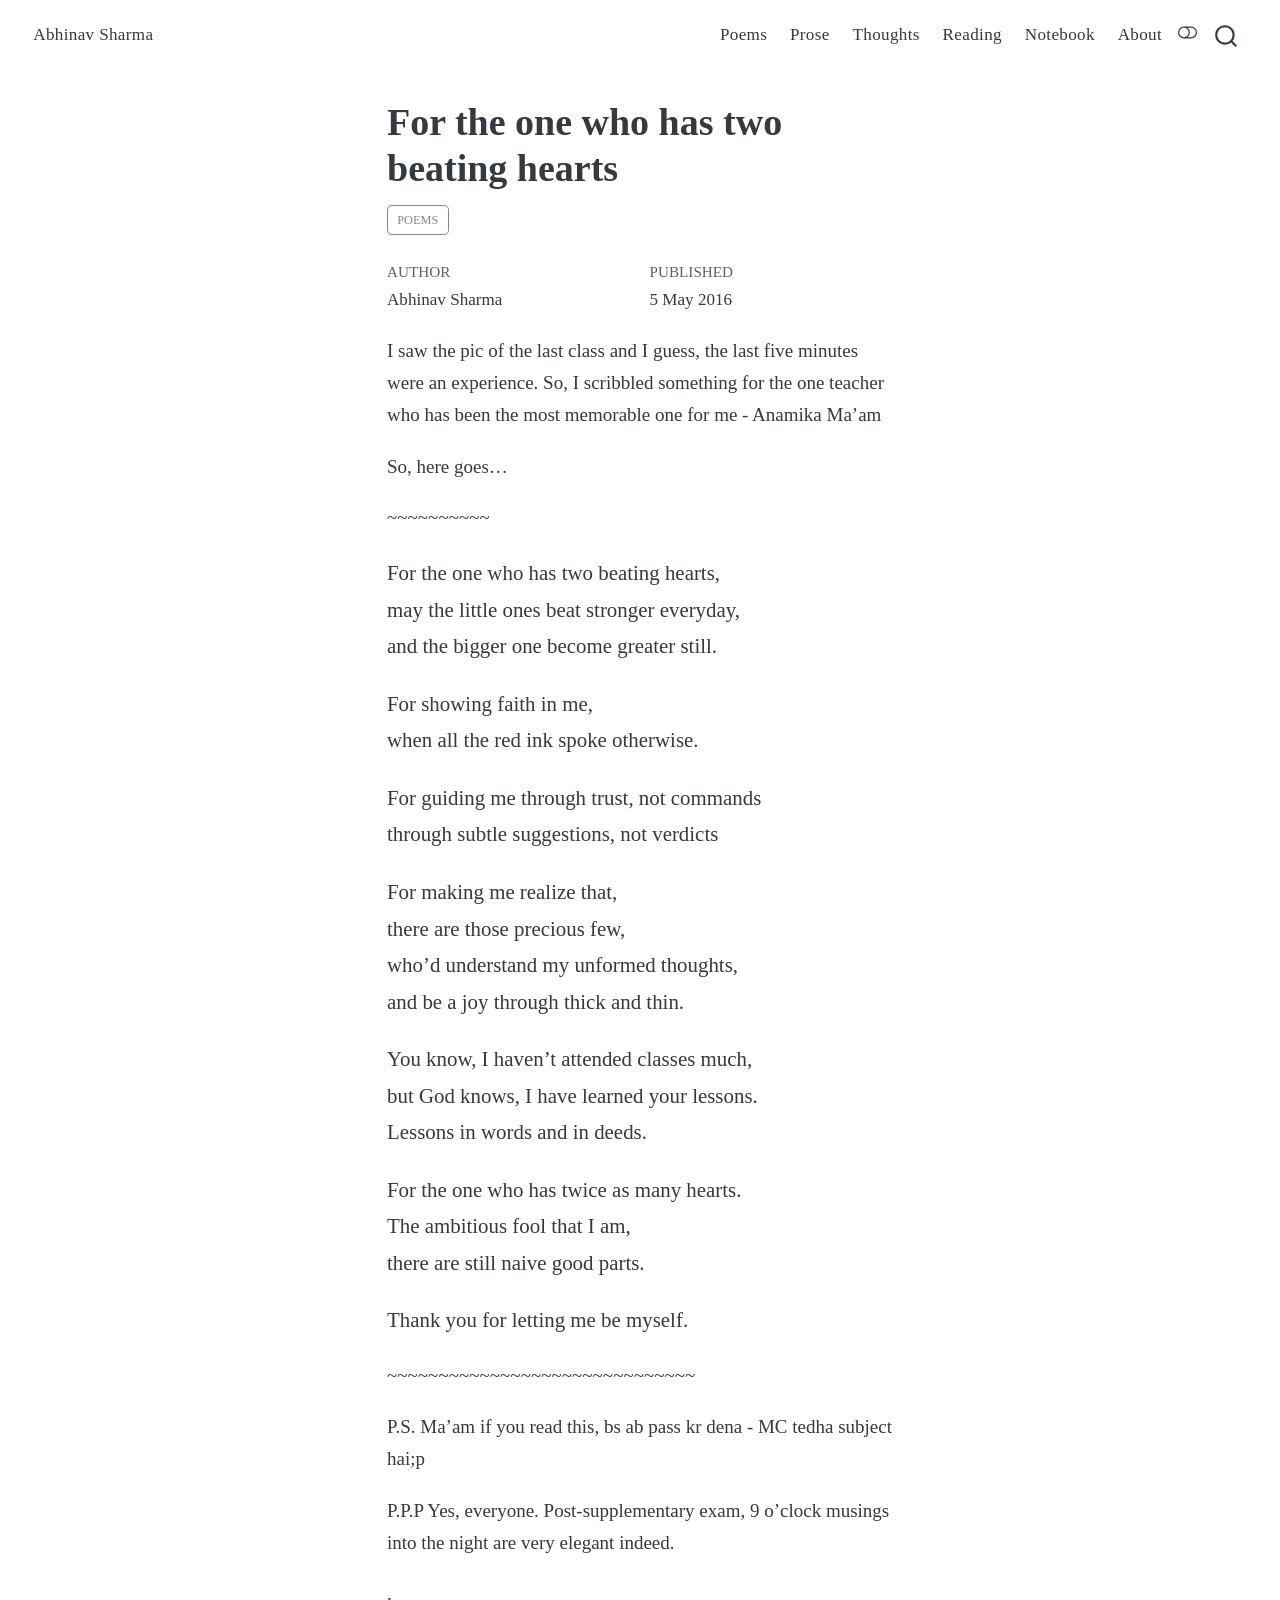
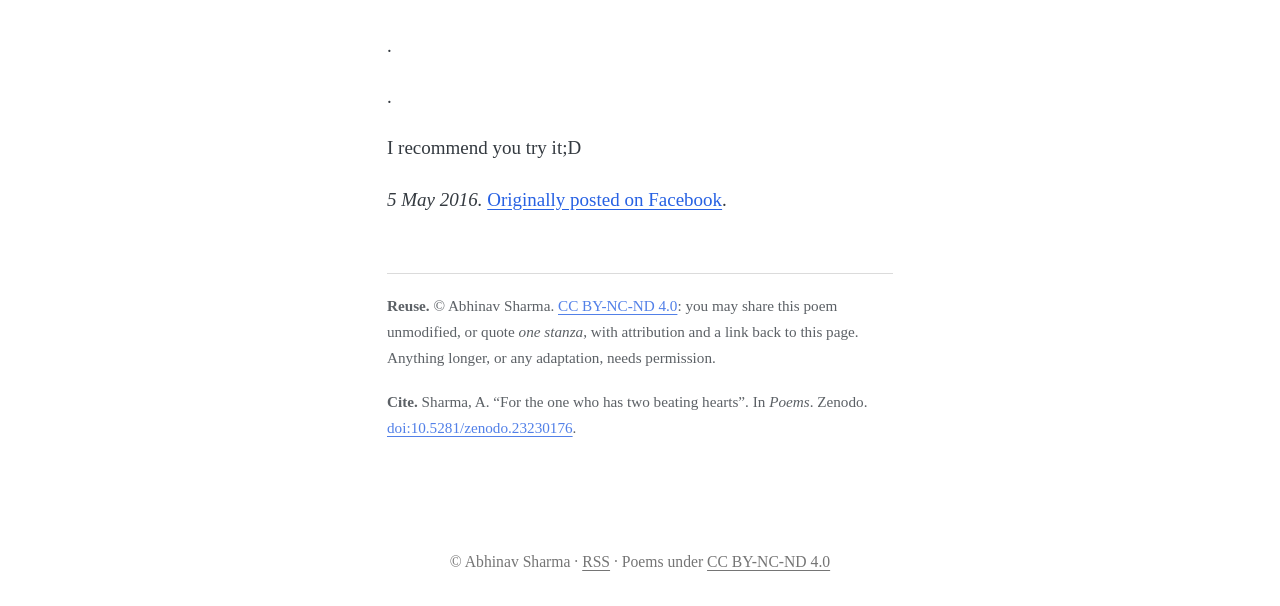
<file: poems/2016-05-05-two-beating-hearts/index.html>
<!DOCTYPE html>
<html xmlns="http://www.w3.org/1999/xhtml" lang="en-GB" xml:lang="en-GB"><head>

<meta charset="utf-8">
<meta name="generator" content="quarto-1.10.19">

<meta name="viewport" content="width=device-width, initial-scale=1.0, user-scalable=yes">

<meta name="author" content="Abhinav Sharma">
<meta name="dcterms.date" content="2016-05-05">
<meta name="description" content="For the one who has two beating hearts, / may the little ones beat stronger everyday,">

<title>For the one who has two beating hearts – Abhinav Sharma</title>
<style>
/* Default styles provided by pandoc.
** See https://pandoc.org/MANUAL.html#variables-for-html for config info.
*/
span.smallcaps{font-variant: small-caps;}
div.columns{display: flex; gap: 1.5em;}
div.column{flex: auto;}
@media screen {
div.columns{gap: min(4vw, 1.5em);}
div.column{overflow-x: auto;}
}
div.hanging-indent{margin-left: 1.5em; text-indent: -1.5em;}
ul.task-list{list-style: none;}
ul.task-list li input[type="checkbox"] {
  width: 0.8em;
  margin: 0 0.8em 0.2em -1em; /* quarto-specific, see https://github.com/quarto-dev/quarto-cli/issues/4556 */ 
  vertical-align: middle;
}
</style>


<script src="../../site_libs/quarto-nav/quarto-nav.js"></script>
<script src="../../site_libs/quarto-nav/headroom.min.js"></script>
<script src="../../site_libs/clipboard/clipboard.min.js"></script>
<script src="../../site_libs/quarto-search/autocomplete.umd.js"></script>
<script src="../../site_libs/quarto-search/fuse.min.js"></script>
<script src="../../site_libs/quarto-search/quarto-search.js"></script>
<meta name="quarto:offset" content="../../">
<script src="../../site_libs/quarto-html/quarto.js" type="module"></script>
<script src="../../site_libs/quarto-html/tabsets/tabsets.js" type="module"></script>
<script src="../../site_libs/quarto-html/popper.min.js"></script>
<script src="../../site_libs/quarto-html/tippy.umd.min.js"></script>
<script src="../../site_libs/quarto-html/anchor.min.js"></script>
<link href="../../site_libs/quarto-html/tippy.css" rel="stylesheet">
<link href="../../site_libs/quarto-html/quarto-syntax-highlighting-bf27225e3a48a9273f3daa8f8e829971.css" rel="stylesheet" class="quarto-color-scheme" id="quarto-text-highlighting-styles">
<link href="../../site_libs/quarto-html/quarto-syntax-highlighting-dark-b626d73c4c936ccc3cb08be7d45d1df6.css" rel="stylesheet" class="quarto-color-scheme quarto-color-alternate" id="quarto-text-highlighting-styles">
<link href="../../site_libs/quarto-html/quarto-syntax-highlighting-bf27225e3a48a9273f3daa8f8e829971.css" rel="stylesheet" class="quarto-color-scheme-extra" id="quarto-text-highlighting-styles">
<script src="../../site_libs/bootstrap/bootstrap.min.js"></script>
<link href="../../site_libs/bootstrap/bootstrap-icons.css" rel="stylesheet">
<link href="../../site_libs/bootstrap/bootstrap-22a3b07e2c35af6b3fd3d8224fc12023.min.css" rel="stylesheet" append-hash="true" class="quarto-color-scheme" id="quarto-bootstrap" data-mode="light">
<link href="../../site_libs/bootstrap/bootstrap-dark-b091a2886ae3e3cff2ab21ae4048b50a.min.css" rel="stylesheet" append-hash="true" class="quarto-color-scheme quarto-color-alternate" id="quarto-bootstrap" data-mode="dark">
<link href="../../site_libs/bootstrap/bootstrap-22a3b07e2c35af6b3fd3d8224fc12023.min.css" rel="stylesheet" append-hash="true" class="quarto-color-scheme-extra" id="quarto-bootstrap" data-mode="light">
<script id="quarto-search-options" type="application/json">{
  "location": "navbar",
  "copy-button": false,
  "collapse-after": 3,
  "panel-placement": "end",
  "type": "overlay",
  "limit": 50,
  "keyboard-shortcut": [
    "f",
    "/",
    "s"
  ],
  "show-item-context": false,
  "language": {
    "search-no-results-text": "No results",
    "search-matching-documents-text": "matching documents",
    "search-copy-link-title": "Copy link to search",
    "search-hide-matches-text": "Hide additional matches",
    "search-more-match-text": "more match in this document",
    "search-more-matches-text": "more matches in this document",
    "search-clear-button-title": "Clear",
    "search-text-placeholder": "",
    "search-detached-cancel-button-title": "Cancel",
    "search-submit-button-title": "Submit",
    "search-label": "Search"
  }
}</script>
<link rel="license" href="https://creativecommons.org/licenses/by-nc-nd/4.0/"><script type="application/ld+json">{"@context":"https://schema.org","@type":"CreativeWork","name":"For the one who has two beating hearts","genre":"poetry","inLanguage":"en","url":"https://abhinavsharma.blog/poems/2016-05-05-two-beating-hearts/","dateCreated":"2016-05-05","license":"https://creativecommons.org/licenses/by-nc-nd/4.0/","author":{"@type":"Person","name":"Abhinav Sharma","@id":"https://orcid.org/0000-0002-6402-6993","affiliation":{"@type":"CollegeOrUniversity","name":"Stellenbosch University"}},"copyrightHolder":{"@type":"Person","name":"Abhinav Sharma","@id":"https://orcid.org/0000-0002-6402-6993"},"isPartOf":{"@type":"CreativeWork","name":"Poems","sameAs":"https://doi.org/10.5281/zenodo.23230176"}}</script>


<meta property="og:title" content="For the one who has two beating hearts – Abhinav Sharma">
<meta property="og:description" content="For the one who has two beating hearts, / may the little ones beat stronger everyday,">
<meta property="og:site_name" content="Abhinav Sharma">
<meta name="twitter:title" content="For the one who has two beating hearts – Abhinav Sharma">
<meta name="twitter:description" content="For the one who has two beating hearts, / may the little ones beat stronger everyday,">
<meta name="twitter:card" content="summary">
</head>

<body class="nav-fixed fullcontent quarto-light"><script id="quarto-html-before-body" type="application/javascript">
    const toggleBodyColorMode = (bsSheetEl) => {
      const mode = bsSheetEl.getAttribute("data-mode");
      const bodyEl = window.document.querySelector("body");
      if (mode === "dark") {
        bodyEl.classList.add("quarto-dark");
        bodyEl.classList.remove("quarto-light");
      } else {
        bodyEl.classList.add("quarto-light");
        bodyEl.classList.remove("quarto-dark");
      }
    }
    const toggleBodyColorPrimary = () => {
      const bsSheetEl = window.document.querySelector("link#quarto-bootstrap:not([rel=disabled-stylesheet])");
      if (bsSheetEl) {
        toggleBodyColorMode(bsSheetEl);
      }
    }
    const setColorSchemeToggle = (alternate) => {
      const toggles = window.document.querySelectorAll('.quarto-color-scheme-toggle');
      for (let i=0; i < toggles.length; i++) {
        const toggle = toggles[i];
        if (toggle) {
          if (alternate) {
            toggle.classList.add("alternate");
          } else {
            toggle.classList.remove("alternate");
          }
        }
      }
    };
    const toggleColorMode = (alternate) => {
      // Switch the stylesheets
      const primaryStylesheets = window.document.querySelectorAll('link.quarto-color-scheme:not(.quarto-color-alternate)');
      const alternateStylesheets = window.document.querySelectorAll('link.quarto-color-scheme.quarto-color-alternate');
      manageTransitions('#quarto-margin-sidebar .nav-link', false);
      if (alternate) {
        // note: dark is layered on light, we don't disable primary!
        enableStylesheet(alternateStylesheets);
        for (const sheetNode of alternateStylesheets) {
          if (sheetNode.id === "quarto-bootstrap") {
            toggleBodyColorMode(sheetNode);
          }
        }
      } else {
        disableStylesheet(alternateStylesheets);
        enableStylesheet(primaryStylesheets)
        toggleBodyColorPrimary();
      }
      manageTransitions('#quarto-margin-sidebar .nav-link', true);
      // Switch the toggles
      setColorSchemeToggle(alternate)
      // Hack to workaround the fact that safari doesn't
      // properly recolor the scrollbar when toggling (#1455)
      if (navigator.userAgent.indexOf('Safari') > 0 && navigator.userAgent.indexOf('Chrome') == -1) {
        manageTransitions("body", false);
        window.scrollTo(0, 1);
        setTimeout(() => {
          window.scrollTo(0, 0);
          manageTransitions("body", true);
        }, 40);
      }
    }
    const disableStylesheet = (stylesheets) => {
      for (let i=0; i < stylesheets.length; i++) {
        const stylesheet = stylesheets[i];
        stylesheet.rel = 'disabled-stylesheet';
      }
    }
    const enableStylesheet = (stylesheets) => {
      for (let i=0; i < stylesheets.length; i++) {
        const stylesheet = stylesheets[i];
        if(stylesheet.rel !== 'stylesheet') { // for Chrome, which will still FOUC without this check
          stylesheet.rel = 'stylesheet';
        }
      }
    }
    const manageTransitions = (selector, allowTransitions) => {
      const els = window.document.querySelectorAll(selector);
      for (let i=0; i < els.length; i++) {
        const el = els[i];
        if (allowTransitions) {
          el.classList.remove('notransition');
        } else {
          el.classList.add('notransition');
        }
      }
    }
    const isFileUrl = () => {
      return window.location.protocol === 'file:';
    }
    const hasAlternateSentinel = () => {
      let styleSentinel = getColorSchemeSentinel();
      if (styleSentinel !== null) {
        return styleSentinel === "alternate";
      } else {
        return false;
      }
    }
    const setStyleSentinel = (alternate) => {
      const value = alternate ? "alternate" : "default";
      if (!isFileUrl()) {
        window.localStorage.setItem("quarto-color-scheme", value);
      } else {
        localAlternateSentinel = value;
      }
    }
    const getColorSchemeSentinel = () => {
      if (!isFileUrl()) {
        const storageValue = window.localStorage.getItem("quarto-color-scheme");
        return storageValue != null ? storageValue : localAlternateSentinel;
      } else {
        return localAlternateSentinel;
      }
    }
    const toggleGiscusIfUsed = (isAlternate, darkModeDefault) => {
      const baseTheme = document.querySelector('#giscus-base-theme')?.value ?? 'light';
      const alternateTheme = document.querySelector('#giscus-alt-theme')?.value ?? 'dark';
      let newTheme = '';
      if(authorPrefersDark) {
        newTheme = isAlternate ? baseTheme : alternateTheme;
      } else {
        newTheme = isAlternate ? alternateTheme : baseTheme;
      }
      const changeGiscusTheme = () => {
        // From: https://github.com/giscus/giscus/issues/336
        const sendMessage = (message) => {
          const iframe = document.querySelector('iframe.giscus-frame');
          if (!iframe) return;
          iframe.contentWindow.postMessage({ giscus: message }, 'https://giscus.app');
        }
        sendMessage({
          setConfig: {
            theme: newTheme
          }
        });
      }
      const isGiscussLoaded = window.document.querySelector('iframe.giscus-frame') !== null;
      if (isGiscussLoaded) {
        changeGiscusTheme();
      }
    };
    const authorPrefersDark = false;
    const darkModeDefault = authorPrefersDark;
      document.querySelector('link#quarto-text-highlighting-styles.quarto-color-scheme-extra').rel = 'disabled-stylesheet';
      document.querySelector('link#quarto-bootstrap.quarto-color-scheme-extra').rel = 'disabled-stylesheet';
    let localAlternateSentinel = darkModeDefault ? 'alternate' : 'default';
    // Dark / light mode switch
    window.quartoToggleColorScheme = () => {
      // Read the current dark / light value
      let toAlternate = !hasAlternateSentinel();
      toggleColorMode(toAlternate);
      setStyleSentinel(toAlternate);
      toggleGiscusIfUsed(toAlternate, darkModeDefault);
      window.dispatchEvent(new Event('resize'));
    };
    // Switch to dark mode if need be
    if (hasAlternateSentinel()) {
      toggleColorMode(true);
    } else {
      toggleColorMode(false);
    }
  </script>

<div id="quarto-search-results"></div>
  <header id="quarto-header" class="headroom fixed-top">
    <nav class="navbar navbar-expand-lg " data-bs-theme="dark">
      <div class="navbar-container container-fluid">
      <div class="navbar-brand-container mx-auto">
    <a class="navbar-brand" href="../../index.html">
    <span class="navbar-title">Abhinav Sharma</span>
    </a>
  </div>
            <div id="quarto-search" class="" title="Search"></div>
          <button class="navbar-toggler" type="button" data-bs-toggle="collapse" data-bs-target="#navbarCollapse" aria-controls="navbarCollapse" role="menu" aria-expanded="false" aria-label="Toggle navigation" onclick="if (window.quartoToggleHeadroom) { window.quartoToggleHeadroom(); }">
  <span class="navbar-toggler-icon"></span>
</button>
          <div class="collapse navbar-collapse" id="navbarCollapse">
            <ul class="navbar-nav navbar-nav-scroll ms-auto">
  <li class="nav-item">
    <a class="nav-link" href="../../poems/index.html"> 
<span class="menu-text">Poems</span></a>
  </li>  
  <li class="nav-item">
    <a class="nav-link" href="../../prose/index.html"> 
<span class="menu-text">Prose</span></a>
  </li>  
  <li class="nav-item">
    <a class="nav-link" href="../../thoughts/index.html"> 
<span class="menu-text">Thoughts</span></a>
  </li>  
  <li class="nav-item">
    <a class="nav-link" href="../../reading/index.html"> 
<span class="menu-text">Reading</span></a>
  </li>  
  <li class="nav-item">
    <a class="nav-link" href="../../notebook/index.html"> 
<span class="menu-text">Notebook</span></a>
  </li>  
  <li class="nav-item">
    <a class="nav-link" href="../../about.html"> 
<span class="menu-text">About</span></a>
  </li>  
</ul>
          </div> <!-- /navcollapse -->
            <div class="quarto-navbar-tools">
  <a href="" class="quarto-color-scheme-toggle quarto-navigation-tool  px-1" onclick="window.quartoToggleColorScheme(); return false;" title="Toggle dark mode"><i class="bi"></i></a>
</div>
      </div> <!-- /container-fluid -->
    </nav>
</header>
<!-- content -->
<div id="quarto-content" class="quarto-container page-columns page-rows-contents page-layout-article page-navbar">
<!-- sidebar -->
<!-- margin-sidebar -->
    
<!-- main -->
<main class="content" id="quarto-document-content">


<header id="title-block-header" class="quarto-title-block default">
<div class="quarto-title">
<h1 class="title">For the one who has two beating hearts</h1>
  <div class="quarto-categories">
    <div class="quarto-category">Poems</div>
  </div>
  </div>

<div>
  <div class="description">
    For the one who has two beating hearts, / may the little ones beat stronger everyday,
  </div>
</div>


<div class="quarto-title-meta">

    <div>
    <div class="quarto-title-meta-heading">Author</div>
    <div class="quarto-title-meta-contents">
             <p>Abhinav Sharma </p>
          </div>
  </div>
    
    <div>
    <div class="quarto-title-meta-heading">Published</div>
    <div class="quarto-title-meta-contents">
      <p class="date">5 May 2016</p>
    </div>
  </div>
  
    
  </div>
  


</header>


<p>I saw the pic of the last class and I guess, the last five minutes were an experience. So, I scribbled something for the one teacher who has been the most memorable one for me - Anamika Ma’am</p>
<p>So, here goes…</p>
<p>~~~~~~~~~~</p>
<div id="stanza-1" class="stanza">
<div class="line-block">For the one who has two beating hearts,<br>
may the little ones beat stronger everyday,<br>
and the bigger one become greater still.</div>
<a class="stanza-link" href="#stanza-1" aria-label="Link to this stanza"></a>
</div>
<div id="stanza-2" class="stanza">
<div class="line-block">For showing faith in me,<br>
when all the red ink spoke otherwise.</div>
<a class="stanza-link" href="#stanza-2" aria-label="Link to this stanza"></a>
</div>
<div id="stanza-3" class="stanza">
<div class="line-block">For guiding me through trust, not commands<br>
through subtle suggestions, not verdicts</div>
<a class="stanza-link" href="#stanza-3" aria-label="Link to this stanza"></a>
</div>
<div id="stanza-4" class="stanza">
<div class="line-block">For making me realize that,<br>
there are those precious few,<br>
who’d understand my unformed thoughts,<br>
and be a joy through thick and thin.</div>
<a class="stanza-link" href="#stanza-4" aria-label="Link to this stanza"></a>
</div>
<div id="stanza-5" class="stanza">
<div class="line-block">You know, I haven’t attended classes much,<br>
but God knows, I have learned your lessons.<br>
Lessons in words and in deeds.</div>
<a class="stanza-link" href="#stanza-5" aria-label="Link to this stanza"></a>
</div>
<div id="stanza-6" class="stanza">
<div class="line-block">For the one who has twice as many hearts.<br>
The ambitious fool that I am,<br>
there are still naive good parts.</div>
<a class="stanza-link" href="#stanza-6" aria-label="Link to this stanza"></a>
</div>
<div id="stanza-7" class="stanza">
<div class="line-block">Thank you for letting me be myself.</div>
<a class="stanza-link" href="#stanza-7" aria-label="Link to this stanza"></a>
</div>
<p>~~~~~~~~~~~~~~~~~~~~~~~~~~~~~~</p>
<p>P.S. Ma’am if you read this, bs ab pass kr dena - MC tedha subject hai;p</p>
<p>P.P.P Yes, everyone. Post-supplementary exam, 9 o’clock musings into the night are very elegant indeed.</p>
<p>.</p>
<p>.</p>
<p>.</p>
<p>I recommend you try it;D</p>
<p><em>5 May 2016.</em> <a href="https://www.facebook.com/abhi18av/posts/pfbid02Los9zfq9kN6vUAPPoUdTnr9UnoufikRPUWmqRhZc8EUtUk5pQhUaQBCoTiVRCse4l">Originally posted on Facebook</a>.</p>


<div class="poem-footer" data-author="Abhinav Sharma" data-affiliation="Stellenbosch University" data-doi="10.5281/zenodo.23230176">
<p><strong>Reuse.</strong> © Abhinav Sharma. <a rel="license" href="https://creativecommons.org/licenses/by-nc-nd/4.0/">CC BY-NC-ND 4.0</a>:
you may share this poem unmodified, or quote <em>one stanza</em>, with attribution and a link back to this page.
Anything longer, or any adaptation, needs permission.</p>
<p><strong>Cite.</strong> Sharma, A. “For the one who has two beating hearts”. In <em>Poems</em>. Zenodo. <a href="https://doi.org/10.5281/zenodo.23230176">doi:10.5281/zenodo.23230176</a>.</p>
</div>

</main> <!-- /main -->
<script id="quarto-html-after-body" type="application/javascript">
  window.document.addEventListener("DOMContentLoaded", function (event) {
    // Ensure there is a toggle, if there isn't float one in the top right
    if (window.document.querySelector('.quarto-color-scheme-toggle') === null) {
      const a = window.document.createElement('a');
      a.classList.add('top-right');
      a.classList.add('quarto-color-scheme-toggle');
      a.href = "";
      a.onclick = function() { try { window.quartoToggleColorScheme(); } catch {} return false; };
      const i = window.document.createElement("i");
      i.classList.add('bi');
      a.appendChild(i);
      window.document.body.appendChild(a);
    }
    setColorSchemeToggle(hasAlternateSentinel())
    const icon = "";
    const anchorJS = new window.AnchorJS();
    anchorJS.options = {
      placement: 'right',
      icon: icon
    };
    anchorJS.add('.anchored');
    const isCodeAnnotation = (el) => {
      for (const clz of el.classList) {
        if (clz.startsWith('code-annotation-')) {                     
          return true;
        }
      }
      return false;
    }
    const onCopySuccess = function(e) {
      // button target
      const button = e.trigger;
      // don't keep focus
      button.blur();
      // flash "checked"
      button.classList.add('code-copy-button-checked');
      var currentTitle = button.getAttribute("title");
      button.setAttribute("title", "Copied!");
      let tooltip;
      if (window.bootstrap) {
        button.setAttribute("data-bs-toggle", "tooltip");
        button.setAttribute("data-bs-placement", "left");
        button.setAttribute("data-bs-title", "Copied!");
        tooltip = new bootstrap.Tooltip(button, 
          { trigger: "manual", 
            customClass: "code-copy-button-tooltip",
            offset: [0, -8]});
        tooltip.show();    
      }
      setTimeout(function() {
        if (tooltip) {
          tooltip.hide();
          button.removeAttribute("data-bs-title");
          button.removeAttribute("data-bs-toggle");
          button.removeAttribute("data-bs-placement");
        }
        button.setAttribute("title", currentTitle);
        button.classList.remove('code-copy-button-checked');
      }, 1000);
      // clear code selection
      e.clearSelection();
    }
    const getTextToCopy = function(trigger) {
      const outerScaffold = trigger.parentElement.cloneNode(true);
      const codeEl = outerScaffold.querySelector('code');
      for (const childEl of codeEl.children) {
        if (isCodeAnnotation(childEl)) {
          childEl.remove();
        }
      }
      return codeEl.innerText;
    }
    const clipboard = new window.ClipboardJS('.code-copy-button:not([data-in-quarto-modal])', {
      text: getTextToCopy
    });
    clipboard.on('success', onCopySuccess);
    if (window.document.getElementById('quarto-embedded-source-code-modal')) {
      const clipboardModal = new window.ClipboardJS('.code-copy-button[data-in-quarto-modal]', {
        text: getTextToCopy,
        container: window.document.getElementById('quarto-embedded-source-code-modal')
      });
      clipboardModal.on('success', onCopySuccess);
    }
      var localhostRegex = new RegExp(/^(?:http|https):\/\/localhost\:?[0-9]*\//);
      var mailtoRegex = new RegExp(/^mailto:/);
        var filterRegex = new RegExp("https:\/\/abhinavsharma\.blog");
      var isInternal = (href) => {
          return filterRegex.test(href) || localhostRegex.test(href) || mailtoRegex.test(href);
      }
      // Inspect non-navigation links and adorn them if external
     var links = window.document.querySelectorAll('a[href]:not(.nav-link):not(.navbar-brand):not(.toc-action):not(.sidebar-link):not(.sidebar-item-toggle):not(.pagination-link):not(.no-external):not([aria-hidden]):not(.dropdown-item):not(.quarto-navigation-tool):not(.about-link)');
      for (var i=0; i<links.length; i++) {
        const link = links[i];
        if (!isInternal(link.href)) {
          // undo the damage that might have been done by quarto-nav.js in the case of
          // links that we want to consider external
          if (link.dataset.originalHref !== undefined) {
            link.href = link.dataset.originalHref;
          }
        }
      }
    function tippyHover(el, contentFn, onTriggerFn, onUntriggerFn) {
      const config = {
        allowHTML: true,
        maxWidth: 500,
        delay: 100,
        arrow: false,
        appendTo: function(el) {
            return el.parentElement;
        },
        interactive: true,
        interactiveBorder: 10,
        theme: 'quarto',
        placement: 'bottom-start',
      };
      if (contentFn) {
        config.content = contentFn;
      }
      if (onTriggerFn) {
        config.onTrigger = onTriggerFn;
      }
      if (onUntriggerFn) {
        config.onUntrigger = onUntriggerFn;
      }
      window.tippy(el, config); 
    }
    const noterefs = window.document.querySelectorAll('a[role="doc-noteref"]');
    for (var i=0; i<noterefs.length; i++) {
      const ref = noterefs[i];
      tippyHover(ref, function() {
        // use id or data attribute instead here
        let href = ref.getAttribute('data-footnote-href') || ref.getAttribute('href');
        try { href = new URL(href).hash; } catch {}
        const id = href.replace(/^#\/?/, "");
        const note = window.document.getElementById(id);
        if (note) {
          return note.innerHTML;
        } else {
          return "";
        }
      });
    }
    const xrefs = window.document.querySelectorAll('a.quarto-xref');
    const processXRef = (id, note) => {
      // Strip column container classes
      const stripColumnClz = (el) => {
        el.classList.remove("page-full", "page-columns");
        if (el.children) {
          for (const child of el.children) {
            stripColumnClz(child);
          }
        }
      }
      stripColumnClz(note)
      if (id === null || id.startsWith('sec-')) {
        // Special case sections, only their first couple elements
        const container = document.createElement("div");
        if (note.children && note.children.length > 2) {
          container.appendChild(note.children[0].cloneNode(true));
          for (let i = 1; i < note.children.length; i++) {
            const child = note.children[i];
            if (child.tagName === "P" && child.innerText === "") {
              continue;
            } else {
              container.appendChild(child.cloneNode(true));
              break;
            }
          }
          if (window.Quarto?.typesetMath) {
            window.Quarto.typesetMath(container);
          }
          return container.innerHTML
        } else {
          if (window.Quarto?.typesetMath) {
            window.Quarto.typesetMath(note);
          }
          return note.innerHTML;
        }
      } else {
        // Remove any anchor links if they are present
        const anchorLink = note.querySelector('a.anchorjs-link');
        if (anchorLink) {
          anchorLink.remove();
        }
        if (window.Quarto?.typesetMath) {
          window.Quarto.typesetMath(note);
        }
        if (note.classList.contains("callout")) {
          return note.outerHTML;
        } else {
          return note.innerHTML;
        }
      }
    }
    for (var i=0; i<xrefs.length; i++) {
      const xref = xrefs[i];
      tippyHover(xref, undefined, function(instance) {
        instance.disable();
        let url = xref.getAttribute('href');
        let hash = undefined; 
        if (url.startsWith('#')) {
          hash = url;
        } else {
          try { hash = new URL(url).hash; } catch {}
        }
        if (hash) {
          const id = hash.replace(/^#\/?/, "");
          const note = window.document.getElementById(id);
          if (note !== null) {
            try {
              const html = processXRef(id, note.cloneNode(true));
              instance.setContent(html);
            } finally {
              instance.enable();
              instance.show();
            }
          } else {
            // See if we can fetch this
            fetch(url.split('#')[0])
            .then(res => res.text())
            .then(html => {
              const parser = new DOMParser();
              const htmlDoc = parser.parseFromString(html, "text/html");
              const note = htmlDoc.getElementById(id);
              if (note !== null) {
                const html = processXRef(id, note);
                instance.setContent(html);
              } 
            }).finally(() => {
              instance.enable();
              instance.show();
            });
          }
        } else {
          // See if we can fetch a full url (with no hash to target)
          // This is a special case and we should probably do some content thinning / targeting
          fetch(url)
          .then(res => res.text())
          .then(html => {
            const parser = new DOMParser();
            const htmlDoc = parser.parseFromString(html, "text/html");
            const note = htmlDoc.querySelector('main.content');
            if (note !== null) {
              // This should only happen for chapter cross references
              // (since there is no id in the URL)
              // remove the first header
              if (note.children.length > 0 && note.children[0].tagName === "HEADER") {
                note.children[0].remove();
              }
              const html = processXRef(null, note);
              instance.setContent(html);
            } 
          }).finally(() => {
            instance.enable();
            instance.show();
          });
        }
      }, function(instance) {
      });
    }
        let selectedAnnoteEl;
        const selectorForAnnotation = ( cell, annotation) => {
          let cellAttr = 'data-code-cell="' + cell + '"';
          let lineAttr = 'data-code-annotation="' +  annotation + '"';
          const selector = 'span[' + cellAttr + '][' + lineAttr + ']';
          return selector;
        }
        const selectCodeLines = (annoteEl) => {
          const doc = window.document;
          const targetCell = annoteEl.getAttribute("data-target-cell");
          const targetAnnotation = annoteEl.getAttribute("data-target-annotation");
          const annoteSpan = window.document.querySelector(selectorForAnnotation(targetCell, targetAnnotation));
          const lines = annoteSpan.getAttribute("data-code-lines").split(",");
          const lineIds = lines.map((line) => {
            return targetCell + "-" + line;
          })
          let top = null;
          let height = null;
          let parent = null;
          if (lineIds.length > 0) {
              //compute the position of the single el (top and bottom and make a div)
              const el = window.document.getElementById(lineIds[0]);
              top = el.offsetTop;
              height = el.offsetHeight;
              parent = el.parentElement.parentElement;
            if (lineIds.length > 1) {
              const lastEl = window.document.getElementById(lineIds[lineIds.length - 1]);
              const bottom = lastEl.offsetTop + lastEl.offsetHeight;
              height = bottom - top;
            }
            if (top !== null && height !== null && parent !== null) {
              // cook up a div (if necessary) and position it 
              let div = window.document.getElementById("code-annotation-line-highlight");
              if (div === null) {
                div = window.document.createElement("div");
                div.setAttribute("id", "code-annotation-line-highlight");
                div.style.position = 'absolute';
                parent.appendChild(div);
              }
              div.style.top = top - 2 + "px";
              div.style.height = height + 4 + "px";
              div.style.left = 0;
              let gutterDiv = window.document.getElementById("code-annotation-line-highlight-gutter");
              if (gutterDiv === null) {
                gutterDiv = window.document.createElement("div");
                gutterDiv.setAttribute("id", "code-annotation-line-highlight-gutter");
                gutterDiv.style.position = 'absolute';
                const codeCell = window.document.getElementById(targetCell);
                const gutter = codeCell.querySelector('.code-annotation-gutter');
                gutter.appendChild(gutterDiv);
              }
              gutterDiv.style.top = top - 2 + "px";
              gutterDiv.style.height = height + 4 + "px";
            }
            selectedAnnoteEl = annoteEl;
          }
        };
        const unselectCodeLines = () => {
          const elementsIds = ["code-annotation-line-highlight", "code-annotation-line-highlight-gutter"];
          elementsIds.forEach((elId) => {
            const div = window.document.getElementById(elId);
            if (div) {
              div.remove();
            }
          });
          selectedAnnoteEl = undefined;
        };
          // Handle positioning of the toggle
      window.addEventListener(
        "resize",
        throttle(() => {
          elRect = undefined;
          if (selectedAnnoteEl) {
            selectCodeLines(selectedAnnoteEl);
          }
        }, 10)
      );
      function throttle(fn, ms) {
      let throttle = false;
      let timer;
        return (...args) => {
          if(!throttle) { // first call gets through
              fn.apply(this, args);
              throttle = true;
          } else { // all the others get throttled
              if(timer) clearTimeout(timer); // cancel #2
              timer = setTimeout(() => {
                fn.apply(this, args);
                timer = throttle = false;
              }, ms);
          }
        };
      }
        // Attach click handler to the DT
        const annoteDls = window.document.querySelectorAll('dt[data-target-cell]');
        for (const annoteDlNode of annoteDls) {
          annoteDlNode.addEventListener('click', (event) => {
            const clickedEl = event.target;
            if (clickedEl !== selectedAnnoteEl) {
              unselectCodeLines();
              const activeEl = window.document.querySelector('dt[data-target-cell].code-annotation-active');
              if (activeEl) {
                activeEl.classList.remove('code-annotation-active');
              }
              selectCodeLines(clickedEl);
              clickedEl.classList.add('code-annotation-active');
            } else {
              // Unselect the line
              unselectCodeLines();
              clickedEl.classList.remove('code-annotation-active');
            }
          });
        }
    const findCites = (el) => {
      const parentEl = el.parentElement;
      if (parentEl) {
        const cites = parentEl.dataset.cites;
        if (cites) {
          return {
            el,
            cites: cites.split(' ')
          };
        } else {
          return findCites(el.parentElement)
        }
      } else {
        return undefined;
      }
    };
    var bibliorefs = window.document.querySelectorAll('a[role="doc-biblioref"]');
    for (var i=0; i<bibliorefs.length; i++) {
      const ref = bibliorefs[i];
      const citeInfo = findCites(ref);
      if (citeInfo) {
        tippyHover(citeInfo.el, function() {
          var popup = window.document.createElement('div');
          citeInfo.cites.forEach(function(cite) {
            var citeDiv = window.document.createElement('div');
            citeDiv.classList.add('hanging-indent');
            citeDiv.classList.add('csl-entry');
            var biblioDiv = window.document.getElementById('ref-' + cite);
            if (biblioDiv) {
              citeDiv.innerHTML = biblioDiv.innerHTML;
            }
            popup.appendChild(citeDiv);
          });
          return popup.innerHTML;
        });
      }
    }
  });
  </script>
</div> <!-- /content -->
<footer class="footer">
  <div class="nav-footer">
    <div class="nav-footer-left">
      &nbsp;
    </div>   
    <div class="nav-footer-center">
<p>© Abhinav Sharma · <a href="../../index.xml">RSS</a> · Poems under <a href="https://creativecommons.org/licenses/by-nc-nd/4.0/">CC BY-NC-ND 4.0</a></p>
</div>
    <div class="nav-footer-right">
      &nbsp;
    </div>
  </div>
</footer>
<script src="../../assets/poem.js" defer=""></script>




</body></html>
</file>
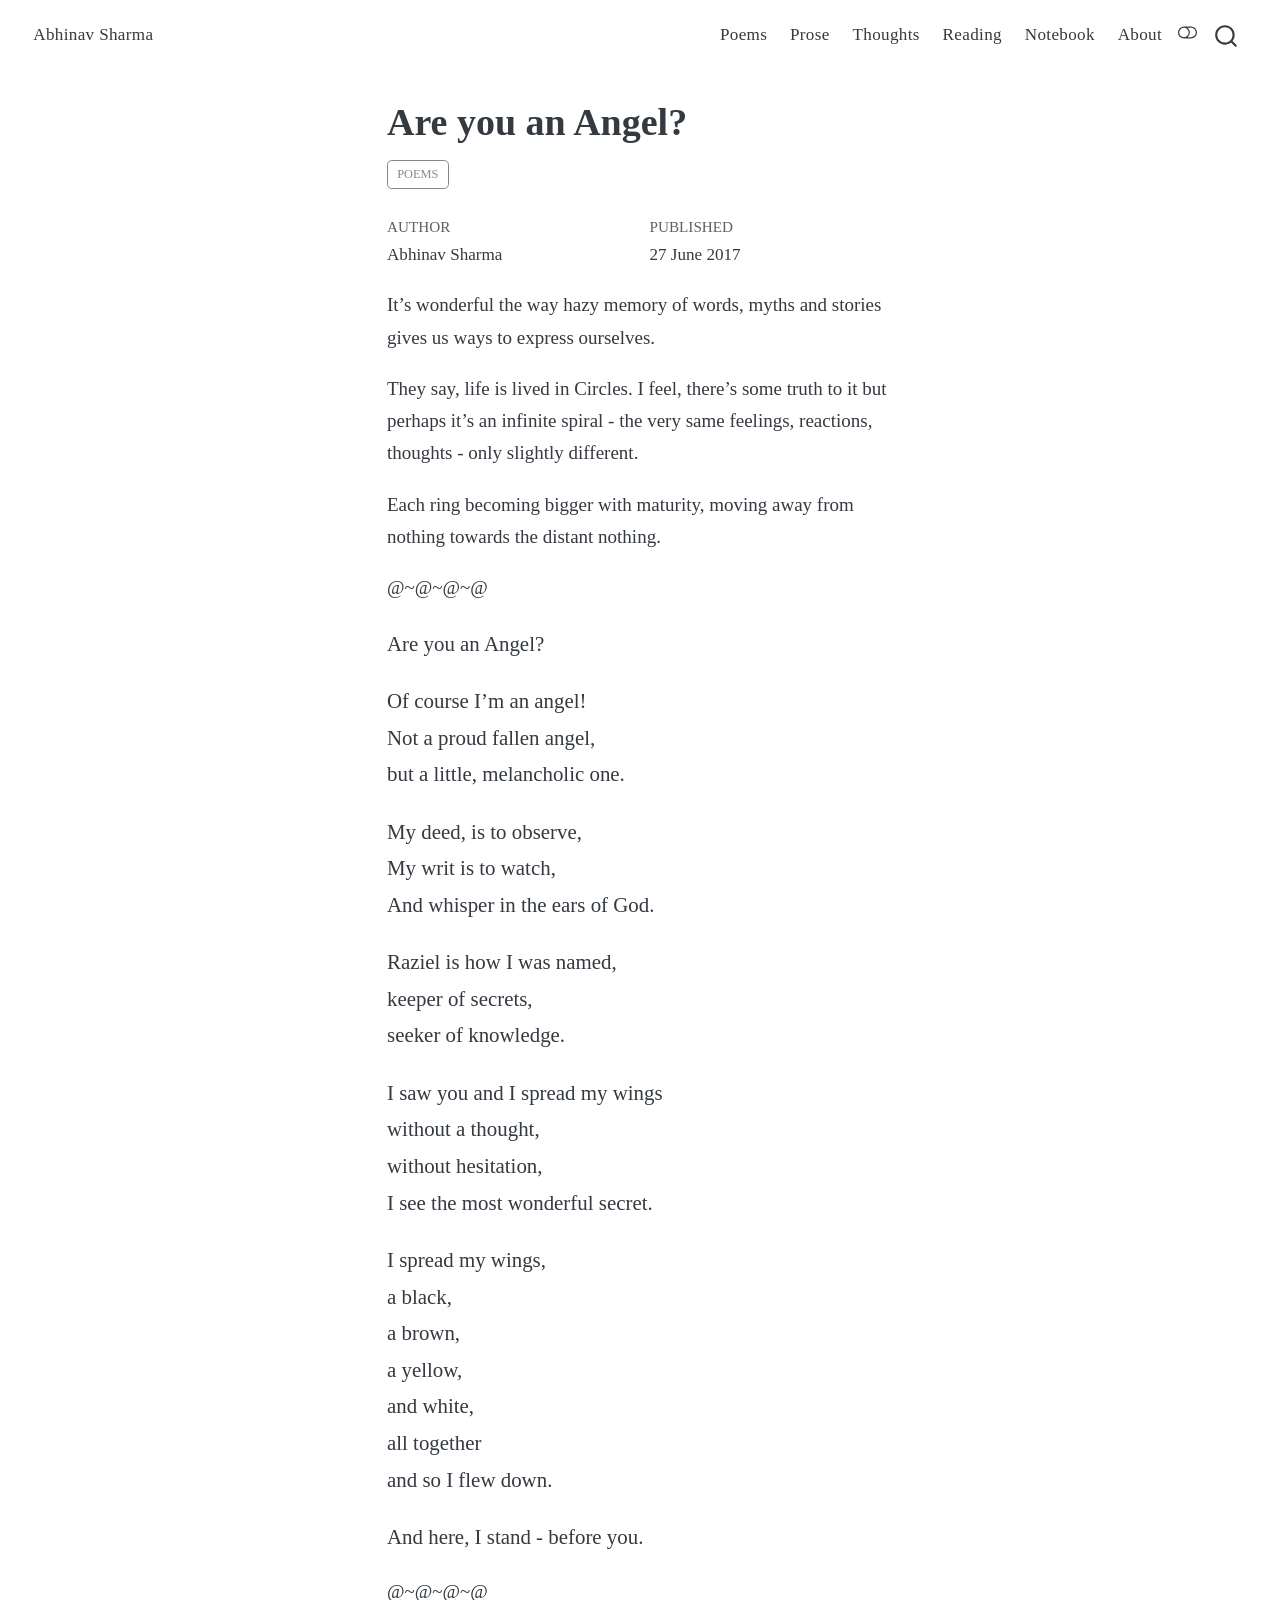
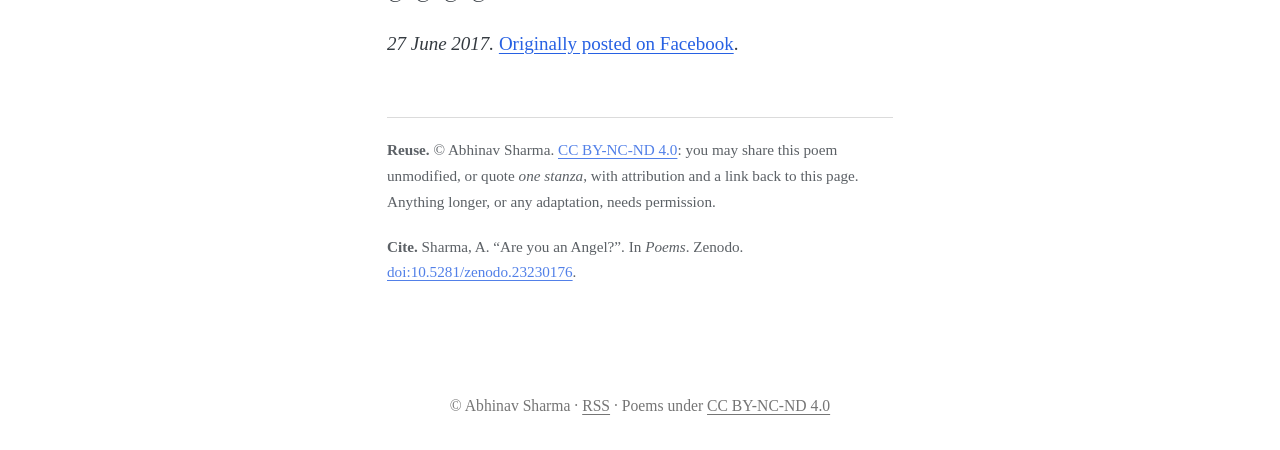
<file: poems/2017-06-27-are-you-an-angel/index.html>
<!DOCTYPE html>
<html xmlns="http://www.w3.org/1999/xhtml" lang="en-GB" xml:lang="en-GB"><head>

<meta charset="utf-8">
<meta name="generator" content="quarto-1.10.19">

<meta name="viewport" content="width=device-width, initial-scale=1.0, user-scalable=yes">

<meta name="author" content="Abhinav Sharma">
<meta name="dcterms.date" content="2017-06-27">
<meta name="description" content="Of course I’m an angel! / Not a proud fallen angel,">

<title>Are you an Angel? – Abhinav Sharma</title>
<style>
/* Default styles provided by pandoc.
** See https://pandoc.org/MANUAL.html#variables-for-html for config info.
*/
span.smallcaps{font-variant: small-caps;}
div.columns{display: flex; gap: 1.5em;}
div.column{flex: auto;}
@media screen {
div.columns{gap: min(4vw, 1.5em);}
div.column{overflow-x: auto;}
}
div.hanging-indent{margin-left: 1.5em; text-indent: -1.5em;}
ul.task-list{list-style: none;}
ul.task-list li input[type="checkbox"] {
  width: 0.8em;
  margin: 0 0.8em 0.2em -1em; /* quarto-specific, see https://github.com/quarto-dev/quarto-cli/issues/4556 */ 
  vertical-align: middle;
}
</style>


<script src="../../site_libs/quarto-nav/quarto-nav.js"></script>
<script src="../../site_libs/quarto-nav/headroom.min.js"></script>
<script src="../../site_libs/clipboard/clipboard.min.js"></script>
<script src="../../site_libs/quarto-search/autocomplete.umd.js"></script>
<script src="../../site_libs/quarto-search/fuse.min.js"></script>
<script src="../../site_libs/quarto-search/quarto-search.js"></script>
<meta name="quarto:offset" content="../../">
<script src="../../site_libs/quarto-html/quarto.js" type="module"></script>
<script src="../../site_libs/quarto-html/tabsets/tabsets.js" type="module"></script>
<script src="../../site_libs/quarto-html/popper.min.js"></script>
<script src="../../site_libs/quarto-html/tippy.umd.min.js"></script>
<script src="../../site_libs/quarto-html/anchor.min.js"></script>
<link href="../../site_libs/quarto-html/tippy.css" rel="stylesheet">
<link href="../../site_libs/quarto-html/quarto-syntax-highlighting-bf27225e3a48a9273f3daa8f8e829971.css" rel="stylesheet" class="quarto-color-scheme" id="quarto-text-highlighting-styles">
<link href="../../site_libs/quarto-html/quarto-syntax-highlighting-dark-b626d73c4c936ccc3cb08be7d45d1df6.css" rel="stylesheet" class="quarto-color-scheme quarto-color-alternate" id="quarto-text-highlighting-styles">
<link href="../../site_libs/quarto-html/quarto-syntax-highlighting-bf27225e3a48a9273f3daa8f8e829971.css" rel="stylesheet" class="quarto-color-scheme-extra" id="quarto-text-highlighting-styles">
<script src="../../site_libs/bootstrap/bootstrap.min.js"></script>
<link href="../../site_libs/bootstrap/bootstrap-icons.css" rel="stylesheet">
<link href="../../site_libs/bootstrap/bootstrap-22a3b07e2c35af6b3fd3d8224fc12023.min.css" rel="stylesheet" append-hash="true" class="quarto-color-scheme" id="quarto-bootstrap" data-mode="light">
<link href="../../site_libs/bootstrap/bootstrap-dark-b091a2886ae3e3cff2ab21ae4048b50a.min.css" rel="stylesheet" append-hash="true" class="quarto-color-scheme quarto-color-alternate" id="quarto-bootstrap" data-mode="dark">
<link href="../../site_libs/bootstrap/bootstrap-22a3b07e2c35af6b3fd3d8224fc12023.min.css" rel="stylesheet" append-hash="true" class="quarto-color-scheme-extra" id="quarto-bootstrap" data-mode="light">
<script id="quarto-search-options" type="application/json">{
  "location": "navbar",
  "copy-button": false,
  "collapse-after": 3,
  "panel-placement": "end",
  "type": "overlay",
  "limit": 50,
  "keyboard-shortcut": [
    "f",
    "/",
    "s"
  ],
  "show-item-context": false,
  "language": {
    "search-no-results-text": "No results",
    "search-matching-documents-text": "matching documents",
    "search-copy-link-title": "Copy link to search",
    "search-hide-matches-text": "Hide additional matches",
    "search-more-match-text": "more match in this document",
    "search-more-matches-text": "more matches in this document",
    "search-clear-button-title": "Clear",
    "search-text-placeholder": "",
    "search-detached-cancel-button-title": "Cancel",
    "search-submit-button-title": "Submit",
    "search-label": "Search"
  }
}</script>
<link rel="license" href="https://creativecommons.org/licenses/by-nc-nd/4.0/"><script type="application/ld+json">{"@context":"https://schema.org","@type":"CreativeWork","name":"Are you an Angel?","genre":"poetry","inLanguage":"en","url":"https://abhinavsharma.blog/poems/2017-06-27-are-you-an-angel/","dateCreated":"2017-06-27","license":"https://creativecommons.org/licenses/by-nc-nd/4.0/","author":{"@type":"Person","name":"Abhinav Sharma","@id":"https://orcid.org/0000-0002-6402-6993","affiliation":{"@type":"CollegeOrUniversity","name":"Stellenbosch University"}},"copyrightHolder":{"@type":"Person","name":"Abhinav Sharma","@id":"https://orcid.org/0000-0002-6402-6993"},"isPartOf":{"@type":"CreativeWork","name":"Poems","sameAs":"https://doi.org/10.5281/zenodo.23230176"}}</script>


<meta property="og:title" content="Are you an Angel? – Abhinav Sharma">
<meta property="og:description" content="Of course I’m an angel! / Not a proud fallen angel,">
<meta property="og:site_name" content="Abhinav Sharma">
<meta name="twitter:title" content="Are you an Angel? – Abhinav Sharma">
<meta name="twitter:description" content="Of course I’m an angel! / Not a proud fallen angel,">
<meta name="twitter:card" content="summary">
</head>

<body class="nav-fixed fullcontent quarto-light"><script id="quarto-html-before-body" type="application/javascript">
    const toggleBodyColorMode = (bsSheetEl) => {
      const mode = bsSheetEl.getAttribute("data-mode");
      const bodyEl = window.document.querySelector("body");
      if (mode === "dark") {
        bodyEl.classList.add("quarto-dark");
        bodyEl.classList.remove("quarto-light");
      } else {
        bodyEl.classList.add("quarto-light");
        bodyEl.classList.remove("quarto-dark");
      }
    }
    const toggleBodyColorPrimary = () => {
      const bsSheetEl = window.document.querySelector("link#quarto-bootstrap:not([rel=disabled-stylesheet])");
      if (bsSheetEl) {
        toggleBodyColorMode(bsSheetEl);
      }
    }
    const setColorSchemeToggle = (alternate) => {
      const toggles = window.document.querySelectorAll('.quarto-color-scheme-toggle');
      for (let i=0; i < toggles.length; i++) {
        const toggle = toggles[i];
        if (toggle) {
          if (alternate) {
            toggle.classList.add("alternate");
          } else {
            toggle.classList.remove("alternate");
          }
        }
      }
    };
    const toggleColorMode = (alternate) => {
      // Switch the stylesheets
      const primaryStylesheets = window.document.querySelectorAll('link.quarto-color-scheme:not(.quarto-color-alternate)');
      const alternateStylesheets = window.document.querySelectorAll('link.quarto-color-scheme.quarto-color-alternate');
      manageTransitions('#quarto-margin-sidebar .nav-link', false);
      if (alternate) {
        // note: dark is layered on light, we don't disable primary!
        enableStylesheet(alternateStylesheets);
        for (const sheetNode of alternateStylesheets) {
          if (sheetNode.id === "quarto-bootstrap") {
            toggleBodyColorMode(sheetNode);
          }
        }
      } else {
        disableStylesheet(alternateStylesheets);
        enableStylesheet(primaryStylesheets)
        toggleBodyColorPrimary();
      }
      manageTransitions('#quarto-margin-sidebar .nav-link', true);
      // Switch the toggles
      setColorSchemeToggle(alternate)
      // Hack to workaround the fact that safari doesn't
      // properly recolor the scrollbar when toggling (#1455)
      if (navigator.userAgent.indexOf('Safari') > 0 && navigator.userAgent.indexOf('Chrome') == -1) {
        manageTransitions("body", false);
        window.scrollTo(0, 1);
        setTimeout(() => {
          window.scrollTo(0, 0);
          manageTransitions("body", true);
        }, 40);
      }
    }
    const disableStylesheet = (stylesheets) => {
      for (let i=0; i < stylesheets.length; i++) {
        const stylesheet = stylesheets[i];
        stylesheet.rel = 'disabled-stylesheet';
      }
    }
    const enableStylesheet = (stylesheets) => {
      for (let i=0; i < stylesheets.length; i++) {
        const stylesheet = stylesheets[i];
        if(stylesheet.rel !== 'stylesheet') { // for Chrome, which will still FOUC without this check
          stylesheet.rel = 'stylesheet';
        }
      }
    }
    const manageTransitions = (selector, allowTransitions) => {
      const els = window.document.querySelectorAll(selector);
      for (let i=0; i < els.length; i++) {
        const el = els[i];
        if (allowTransitions) {
          el.classList.remove('notransition');
        } else {
          el.classList.add('notransition');
        }
      }
    }
    const isFileUrl = () => {
      return window.location.protocol === 'file:';
    }
    const hasAlternateSentinel = () => {
      let styleSentinel = getColorSchemeSentinel();
      if (styleSentinel !== null) {
        return styleSentinel === "alternate";
      } else {
        return false;
      }
    }
    const setStyleSentinel = (alternate) => {
      const value = alternate ? "alternate" : "default";
      if (!isFileUrl()) {
        window.localStorage.setItem("quarto-color-scheme", value);
      } else {
        localAlternateSentinel = value;
      }
    }
    const getColorSchemeSentinel = () => {
      if (!isFileUrl()) {
        const storageValue = window.localStorage.getItem("quarto-color-scheme");
        return storageValue != null ? storageValue : localAlternateSentinel;
      } else {
        return localAlternateSentinel;
      }
    }
    const toggleGiscusIfUsed = (isAlternate, darkModeDefault) => {
      const baseTheme = document.querySelector('#giscus-base-theme')?.value ?? 'light';
      const alternateTheme = document.querySelector('#giscus-alt-theme')?.value ?? 'dark';
      let newTheme = '';
      if(authorPrefersDark) {
        newTheme = isAlternate ? baseTheme : alternateTheme;
      } else {
        newTheme = isAlternate ? alternateTheme : baseTheme;
      }
      const changeGiscusTheme = () => {
        // From: https://github.com/giscus/giscus/issues/336
        const sendMessage = (message) => {
          const iframe = document.querySelector('iframe.giscus-frame');
          if (!iframe) return;
          iframe.contentWindow.postMessage({ giscus: message }, 'https://giscus.app');
        }
        sendMessage({
          setConfig: {
            theme: newTheme
          }
        });
      }
      const isGiscussLoaded = window.document.querySelector('iframe.giscus-frame') !== null;
      if (isGiscussLoaded) {
        changeGiscusTheme();
      }
    };
    const authorPrefersDark = false;
    const darkModeDefault = authorPrefersDark;
      document.querySelector('link#quarto-text-highlighting-styles.quarto-color-scheme-extra').rel = 'disabled-stylesheet';
      document.querySelector('link#quarto-bootstrap.quarto-color-scheme-extra').rel = 'disabled-stylesheet';
    let localAlternateSentinel = darkModeDefault ? 'alternate' : 'default';
    // Dark / light mode switch
    window.quartoToggleColorScheme = () => {
      // Read the current dark / light value
      let toAlternate = !hasAlternateSentinel();
      toggleColorMode(toAlternate);
      setStyleSentinel(toAlternate);
      toggleGiscusIfUsed(toAlternate, darkModeDefault);
      window.dispatchEvent(new Event('resize'));
    };
    // Switch to dark mode if need be
    if (hasAlternateSentinel()) {
      toggleColorMode(true);
    } else {
      toggleColorMode(false);
    }
  </script>

<div id="quarto-search-results"></div>
  <header id="quarto-header" class="headroom fixed-top">
    <nav class="navbar navbar-expand-lg " data-bs-theme="dark">
      <div class="navbar-container container-fluid">
      <div class="navbar-brand-container mx-auto">
    <a class="navbar-brand" href="../../index.html">
    <span class="navbar-title">Abhinav Sharma</span>
    </a>
  </div>
            <div id="quarto-search" class="" title="Search"></div>
          <button class="navbar-toggler" type="button" data-bs-toggle="collapse" data-bs-target="#navbarCollapse" aria-controls="navbarCollapse" role="menu" aria-expanded="false" aria-label="Toggle navigation" onclick="if (window.quartoToggleHeadroom) { window.quartoToggleHeadroom(); }">
  <span class="navbar-toggler-icon"></span>
</button>
          <div class="collapse navbar-collapse" id="navbarCollapse">
            <ul class="navbar-nav navbar-nav-scroll ms-auto">
  <li class="nav-item">
    <a class="nav-link" href="../../poems/index.html"> 
<span class="menu-text">Poems</span></a>
  </li>  
  <li class="nav-item">
    <a class="nav-link" href="../../prose/index.html"> 
<span class="menu-text">Prose</span></a>
  </li>  
  <li class="nav-item">
    <a class="nav-link" href="../../thoughts/index.html"> 
<span class="menu-text">Thoughts</span></a>
  </li>  
  <li class="nav-item">
    <a class="nav-link" href="../../reading/index.html"> 
<span class="menu-text">Reading</span></a>
  </li>  
  <li class="nav-item">
    <a class="nav-link" href="../../notebook/index.html"> 
<span class="menu-text">Notebook</span></a>
  </li>  
  <li class="nav-item">
    <a class="nav-link" href="../../about.html"> 
<span class="menu-text">About</span></a>
  </li>  
</ul>
          </div> <!-- /navcollapse -->
            <div class="quarto-navbar-tools">
  <a href="" class="quarto-color-scheme-toggle quarto-navigation-tool  px-1" onclick="window.quartoToggleColorScheme(); return false;" title="Toggle dark mode"><i class="bi"></i></a>
</div>
      </div> <!-- /container-fluid -->
    </nav>
</header>
<!-- content -->
<div id="quarto-content" class="quarto-container page-columns page-rows-contents page-layout-article page-navbar">
<!-- sidebar -->
<!-- margin-sidebar -->
    
<!-- main -->
<main class="content" id="quarto-document-content">


<header id="title-block-header" class="quarto-title-block default">
<div class="quarto-title">
<h1 class="title">Are you an Angel?</h1>
  <div class="quarto-categories">
    <div class="quarto-category">Poems</div>
  </div>
  </div>

<div>
  <div class="description">
    Of course I’m an angel! / Not a proud fallen angel,
  </div>
</div>


<div class="quarto-title-meta">

    <div>
    <div class="quarto-title-meta-heading">Author</div>
    <div class="quarto-title-meta-contents">
             <p>Abhinav Sharma </p>
          </div>
  </div>
    
    <div>
    <div class="quarto-title-meta-heading">Published</div>
    <div class="quarto-title-meta-contents">
      <p class="date">27 June 2017</p>
    </div>
  </div>
  
    
  </div>
  


</header>


<p>It’s wonderful the way hazy memory of words, myths and stories gives us ways to express ourselves.</p>
<p>They say, life is lived in Circles. I feel, there’s some truth to it but perhaps it’s an infinite spiral - the very same feelings, reactions, thoughts - only slightly different.</p>
<p>Each ring becoming bigger with maturity, moving away from nothing towards the distant nothing.</p>
<p>@~@~@~@</p>
<div id="stanza-1" class="stanza">
<div class="line-block">Are you an Angel?</div>
<a class="stanza-link" href="#stanza-1" aria-label="Link to this stanza"></a>
</div>
<div id="stanza-2" class="stanza">
<div class="line-block">Of course I’m an angel!<br>
Not a proud fallen angel,<br>
but a little, melancholic one.</div>
<a class="stanza-link" href="#stanza-2" aria-label="Link to this stanza"></a>
</div>
<div id="stanza-3" class="stanza">
<div class="line-block">My deed, is to observe,<br>
My writ is to watch,<br>
And whisper in the ears of God.</div>
<a class="stanza-link" href="#stanza-3" aria-label="Link to this stanza"></a>
</div>
<div id="stanza-4" class="stanza">
<div class="line-block">Raziel is how I was named,<br>
keeper of secrets,<br>
seeker of knowledge.</div>
<a class="stanza-link" href="#stanza-4" aria-label="Link to this stanza"></a>
</div>
<div id="stanza-5" class="stanza">
<div class="line-block">I saw you and I spread my wings<br>
without a thought,<br>
without hesitation,<br>
I see the most wonderful secret.</div>
<a class="stanza-link" href="#stanza-5" aria-label="Link to this stanza"></a>
</div>
<div id="stanza-6" class="stanza">
<div class="line-block">I spread my wings,<br>
a black,<br>
a brown,<br>
a yellow,<br>
and white,<br>
all together<br>
and so I flew down.</div>
<a class="stanza-link" href="#stanza-6" aria-label="Link to this stanza"></a>
</div>
<div id="stanza-7" class="stanza">
<div class="line-block">And here, I stand - before you.</div>
<a class="stanza-link" href="#stanza-7" aria-label="Link to this stanza"></a>
</div>
<p>@~@~@~@</p>
<p><em>27 June 2017.</em> <a href="https://www.facebook.com/abhi18av/posts/pfbid0kUdxkfPUdA4aSWcq2PEmixoay3PMaTcKDrYeUw3XHfcJ1xnvTxvLeMDYYnhHvcD8l">Originally posted on Facebook</a>.</p>


<div class="poem-footer" data-author="Abhinav Sharma" data-affiliation="Stellenbosch University" data-doi="10.5281/zenodo.23230176">
<p><strong>Reuse.</strong> © Abhinav Sharma. <a rel="license" href="https://creativecommons.org/licenses/by-nc-nd/4.0/">CC BY-NC-ND 4.0</a>:
you may share this poem unmodified, or quote <em>one stanza</em>, with attribution and a link back to this page.
Anything longer, or any adaptation, needs permission.</p>
<p><strong>Cite.</strong> Sharma, A. “Are you an Angel?”. In <em>Poems</em>. Zenodo. <a href="https://doi.org/10.5281/zenodo.23230176">doi:10.5281/zenodo.23230176</a>.</p>
</div>

</main> <!-- /main -->
<script id="quarto-html-after-body" type="application/javascript">
  window.document.addEventListener("DOMContentLoaded", function (event) {
    // Ensure there is a toggle, if there isn't float one in the top right
    if (window.document.querySelector('.quarto-color-scheme-toggle') === null) {
      const a = window.document.createElement('a');
      a.classList.add('top-right');
      a.classList.add('quarto-color-scheme-toggle');
      a.href = "";
      a.onclick = function() { try { window.quartoToggleColorScheme(); } catch {} return false; };
      const i = window.document.createElement("i");
      i.classList.add('bi');
      a.appendChild(i);
      window.document.body.appendChild(a);
    }
    setColorSchemeToggle(hasAlternateSentinel())
    const icon = "";
    const anchorJS = new window.AnchorJS();
    anchorJS.options = {
      placement: 'right',
      icon: icon
    };
    anchorJS.add('.anchored');
    const isCodeAnnotation = (el) => {
      for (const clz of el.classList) {
        if (clz.startsWith('code-annotation-')) {                     
          return true;
        }
      }
      return false;
    }
    const onCopySuccess = function(e) {
      // button target
      const button = e.trigger;
      // don't keep focus
      button.blur();
      // flash "checked"
      button.classList.add('code-copy-button-checked');
      var currentTitle = button.getAttribute("title");
      button.setAttribute("title", "Copied!");
      let tooltip;
      if (window.bootstrap) {
        button.setAttribute("data-bs-toggle", "tooltip");
        button.setAttribute("data-bs-placement", "left");
        button.setAttribute("data-bs-title", "Copied!");
        tooltip = new bootstrap.Tooltip(button, 
          { trigger: "manual", 
            customClass: "code-copy-button-tooltip",
            offset: [0, -8]});
        tooltip.show();    
      }
      setTimeout(function() {
        if (tooltip) {
          tooltip.hide();
          button.removeAttribute("data-bs-title");
          button.removeAttribute("data-bs-toggle");
          button.removeAttribute("data-bs-placement");
        }
        button.setAttribute("title", currentTitle);
        button.classList.remove('code-copy-button-checked');
      }, 1000);
      // clear code selection
      e.clearSelection();
    }
    const getTextToCopy = function(trigger) {
      const outerScaffold = trigger.parentElement.cloneNode(true);
      const codeEl = outerScaffold.querySelector('code');
      for (const childEl of codeEl.children) {
        if (isCodeAnnotation(childEl)) {
          childEl.remove();
        }
      }
      return codeEl.innerText;
    }
    const clipboard = new window.ClipboardJS('.code-copy-button:not([data-in-quarto-modal])', {
      text: getTextToCopy
    });
    clipboard.on('success', onCopySuccess);
    if (window.document.getElementById('quarto-embedded-source-code-modal')) {
      const clipboardModal = new window.ClipboardJS('.code-copy-button[data-in-quarto-modal]', {
        text: getTextToCopy,
        container: window.document.getElementById('quarto-embedded-source-code-modal')
      });
      clipboardModal.on('success', onCopySuccess);
    }
      var localhostRegex = new RegExp(/^(?:http|https):\/\/localhost\:?[0-9]*\//);
      var mailtoRegex = new RegExp(/^mailto:/);
        var filterRegex = new RegExp("https:\/\/abhinavsharma\.blog");
      var isInternal = (href) => {
          return filterRegex.test(href) || localhostRegex.test(href) || mailtoRegex.test(href);
      }
      // Inspect non-navigation links and adorn them if external
     var links = window.document.querySelectorAll('a[href]:not(.nav-link):not(.navbar-brand):not(.toc-action):not(.sidebar-link):not(.sidebar-item-toggle):not(.pagination-link):not(.no-external):not([aria-hidden]):not(.dropdown-item):not(.quarto-navigation-tool):not(.about-link)');
      for (var i=0; i<links.length; i++) {
        const link = links[i];
        if (!isInternal(link.href)) {
          // undo the damage that might have been done by quarto-nav.js in the case of
          // links that we want to consider external
          if (link.dataset.originalHref !== undefined) {
            link.href = link.dataset.originalHref;
          }
        }
      }
    function tippyHover(el, contentFn, onTriggerFn, onUntriggerFn) {
      const config = {
        allowHTML: true,
        maxWidth: 500,
        delay: 100,
        arrow: false,
        appendTo: function(el) {
            return el.parentElement;
        },
        interactive: true,
        interactiveBorder: 10,
        theme: 'quarto',
        placement: 'bottom-start',
      };
      if (contentFn) {
        config.content = contentFn;
      }
      if (onTriggerFn) {
        config.onTrigger = onTriggerFn;
      }
      if (onUntriggerFn) {
        config.onUntrigger = onUntriggerFn;
      }
      window.tippy(el, config); 
    }
    const noterefs = window.document.querySelectorAll('a[role="doc-noteref"]');
    for (var i=0; i<noterefs.length; i++) {
      const ref = noterefs[i];
      tippyHover(ref, function() {
        // use id or data attribute instead here
        let href = ref.getAttribute('data-footnote-href') || ref.getAttribute('href');
        try { href = new URL(href).hash; } catch {}
        const id = href.replace(/^#\/?/, "");
        const note = window.document.getElementById(id);
        if (note) {
          return note.innerHTML;
        } else {
          return "";
        }
      });
    }
    const xrefs = window.document.querySelectorAll('a.quarto-xref');
    const processXRef = (id, note) => {
      // Strip column container classes
      const stripColumnClz = (el) => {
        el.classList.remove("page-full", "page-columns");
        if (el.children) {
          for (const child of el.children) {
            stripColumnClz(child);
          }
        }
      }
      stripColumnClz(note)
      if (id === null || id.startsWith('sec-')) {
        // Special case sections, only their first couple elements
        const container = document.createElement("div");
        if (note.children && note.children.length > 2) {
          container.appendChild(note.children[0].cloneNode(true));
          for (let i = 1; i < note.children.length; i++) {
            const child = note.children[i];
            if (child.tagName === "P" && child.innerText === "") {
              continue;
            } else {
              container.appendChild(child.cloneNode(true));
              break;
            }
          }
          if (window.Quarto?.typesetMath) {
            window.Quarto.typesetMath(container);
          }
          return container.innerHTML
        } else {
          if (window.Quarto?.typesetMath) {
            window.Quarto.typesetMath(note);
          }
          return note.innerHTML;
        }
      } else {
        // Remove any anchor links if they are present
        const anchorLink = note.querySelector('a.anchorjs-link');
        if (anchorLink) {
          anchorLink.remove();
        }
        if (window.Quarto?.typesetMath) {
          window.Quarto.typesetMath(note);
        }
        if (note.classList.contains("callout")) {
          return note.outerHTML;
        } else {
          return note.innerHTML;
        }
      }
    }
    for (var i=0; i<xrefs.length; i++) {
      const xref = xrefs[i];
      tippyHover(xref, undefined, function(instance) {
        instance.disable();
        let url = xref.getAttribute('href');
        let hash = undefined; 
        if (url.startsWith('#')) {
          hash = url;
        } else {
          try { hash = new URL(url).hash; } catch {}
        }
        if (hash) {
          const id = hash.replace(/^#\/?/, "");
          const note = window.document.getElementById(id);
          if (note !== null) {
            try {
              const html = processXRef(id, note.cloneNode(true));
              instance.setContent(html);
            } finally {
              instance.enable();
              instance.show();
            }
          } else {
            // See if we can fetch this
            fetch(url.split('#')[0])
            .then(res => res.text())
            .then(html => {
              const parser = new DOMParser();
              const htmlDoc = parser.parseFromString(html, "text/html");
              const note = htmlDoc.getElementById(id);
              if (note !== null) {
                const html = processXRef(id, note);
                instance.setContent(html);
              } 
            }).finally(() => {
              instance.enable();
              instance.show();
            });
          }
        } else {
          // See if we can fetch a full url (with no hash to target)
          // This is a special case and we should probably do some content thinning / targeting
          fetch(url)
          .then(res => res.text())
          .then(html => {
            const parser = new DOMParser();
            const htmlDoc = parser.parseFromString(html, "text/html");
            const note = htmlDoc.querySelector('main.content');
            if (note !== null) {
              // This should only happen for chapter cross references
              // (since there is no id in the URL)
              // remove the first header
              if (note.children.length > 0 && note.children[0].tagName === "HEADER") {
                note.children[0].remove();
              }
              const html = processXRef(null, note);
              instance.setContent(html);
            } 
          }).finally(() => {
            instance.enable();
            instance.show();
          });
        }
      }, function(instance) {
      });
    }
        let selectedAnnoteEl;
        const selectorForAnnotation = ( cell, annotation) => {
          let cellAttr = 'data-code-cell="' + cell + '"';
          let lineAttr = 'data-code-annotation="' +  annotation + '"';
          const selector = 'span[' + cellAttr + '][' + lineAttr + ']';
          return selector;
        }
        const selectCodeLines = (annoteEl) => {
          const doc = window.document;
          const targetCell = annoteEl.getAttribute("data-target-cell");
          const targetAnnotation = annoteEl.getAttribute("data-target-annotation");
          const annoteSpan = window.document.querySelector(selectorForAnnotation(targetCell, targetAnnotation));
          const lines = annoteSpan.getAttribute("data-code-lines").split(",");
          const lineIds = lines.map((line) => {
            return targetCell + "-" + line;
          })
          let top = null;
          let height = null;
          let parent = null;
          if (lineIds.length > 0) {
              //compute the position of the single el (top and bottom and make a div)
              const el = window.document.getElementById(lineIds[0]);
              top = el.offsetTop;
              height = el.offsetHeight;
              parent = el.parentElement.parentElement;
            if (lineIds.length > 1) {
              const lastEl = window.document.getElementById(lineIds[lineIds.length - 1]);
              const bottom = lastEl.offsetTop + lastEl.offsetHeight;
              height = bottom - top;
            }
            if (top !== null && height !== null && parent !== null) {
              // cook up a div (if necessary) and position it 
              let div = window.document.getElementById("code-annotation-line-highlight");
              if (div === null) {
                div = window.document.createElement("div");
                div.setAttribute("id", "code-annotation-line-highlight");
                div.style.position = 'absolute';
                parent.appendChild(div);
              }
              div.style.top = top - 2 + "px";
              div.style.height = height + 4 + "px";
              div.style.left = 0;
              let gutterDiv = window.document.getElementById("code-annotation-line-highlight-gutter");
              if (gutterDiv === null) {
                gutterDiv = window.document.createElement("div");
                gutterDiv.setAttribute("id", "code-annotation-line-highlight-gutter");
                gutterDiv.style.position = 'absolute';
                const codeCell = window.document.getElementById(targetCell);
                const gutter = codeCell.querySelector('.code-annotation-gutter');
                gutter.appendChild(gutterDiv);
              }
              gutterDiv.style.top = top - 2 + "px";
              gutterDiv.style.height = height + 4 + "px";
            }
            selectedAnnoteEl = annoteEl;
          }
        };
        const unselectCodeLines = () => {
          const elementsIds = ["code-annotation-line-highlight", "code-annotation-line-highlight-gutter"];
          elementsIds.forEach((elId) => {
            const div = window.document.getElementById(elId);
            if (div) {
              div.remove();
            }
          });
          selectedAnnoteEl = undefined;
        };
          // Handle positioning of the toggle
      window.addEventListener(
        "resize",
        throttle(() => {
          elRect = undefined;
          if (selectedAnnoteEl) {
            selectCodeLines(selectedAnnoteEl);
          }
        }, 10)
      );
      function throttle(fn, ms) {
      let throttle = false;
      let timer;
        return (...args) => {
          if(!throttle) { // first call gets through
              fn.apply(this, args);
              throttle = true;
          } else { // all the others get throttled
              if(timer) clearTimeout(timer); // cancel #2
              timer = setTimeout(() => {
                fn.apply(this, args);
                timer = throttle = false;
              }, ms);
          }
        };
      }
        // Attach click handler to the DT
        const annoteDls = window.document.querySelectorAll('dt[data-target-cell]');
        for (const annoteDlNode of annoteDls) {
          annoteDlNode.addEventListener('click', (event) => {
            const clickedEl = event.target;
            if (clickedEl !== selectedAnnoteEl) {
              unselectCodeLines();
              const activeEl = window.document.querySelector('dt[data-target-cell].code-annotation-active');
              if (activeEl) {
                activeEl.classList.remove('code-annotation-active');
              }
              selectCodeLines(clickedEl);
              clickedEl.classList.add('code-annotation-active');
            } else {
              // Unselect the line
              unselectCodeLines();
              clickedEl.classList.remove('code-annotation-active');
            }
          });
        }
    const findCites = (el) => {
      const parentEl = el.parentElement;
      if (parentEl) {
        const cites = parentEl.dataset.cites;
        if (cites) {
          return {
            el,
            cites: cites.split(' ')
          };
        } else {
          return findCites(el.parentElement)
        }
      } else {
        return undefined;
      }
    };
    var bibliorefs = window.document.querySelectorAll('a[role="doc-biblioref"]');
    for (var i=0; i<bibliorefs.length; i++) {
      const ref = bibliorefs[i];
      const citeInfo = findCites(ref);
      if (citeInfo) {
        tippyHover(citeInfo.el, function() {
          var popup = window.document.createElement('div');
          citeInfo.cites.forEach(function(cite) {
            var citeDiv = window.document.createElement('div');
            citeDiv.classList.add('hanging-indent');
            citeDiv.classList.add('csl-entry');
            var biblioDiv = window.document.getElementById('ref-' + cite);
            if (biblioDiv) {
              citeDiv.innerHTML = biblioDiv.innerHTML;
            }
            popup.appendChild(citeDiv);
          });
          return popup.innerHTML;
        });
      }
    }
  });
  </script>
</div> <!-- /content -->
<footer class="footer">
  <div class="nav-footer">
    <div class="nav-footer-left">
      &nbsp;
    </div>   
    <div class="nav-footer-center">
<p>© Abhinav Sharma · <a href="../../index.xml">RSS</a> · Poems under <a href="https://creativecommons.org/licenses/by-nc-nd/4.0/">CC BY-NC-ND 4.0</a></p>
</div>
    <div class="nav-footer-right">
      &nbsp;
    </div>
  </div>
</footer>
<script src="../../assets/poem.js" defer=""></script>




</body></html>
</file>
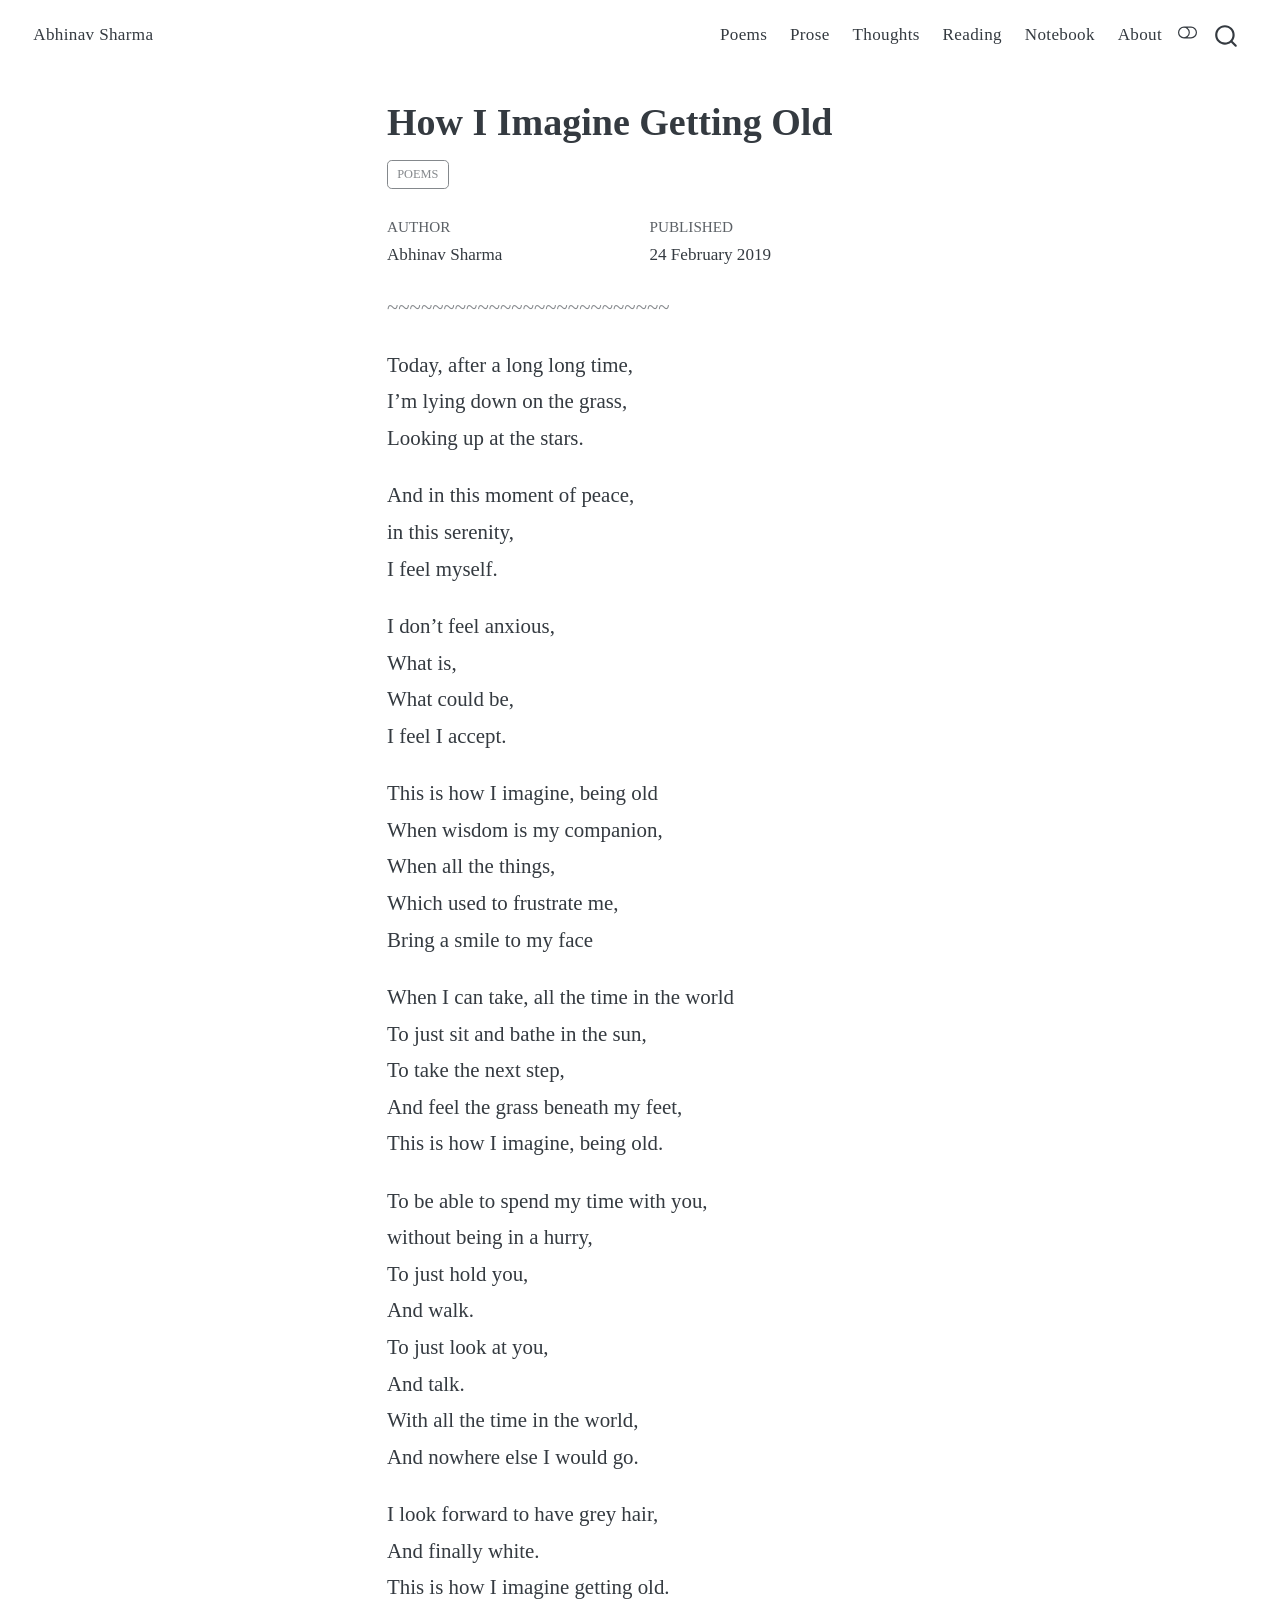
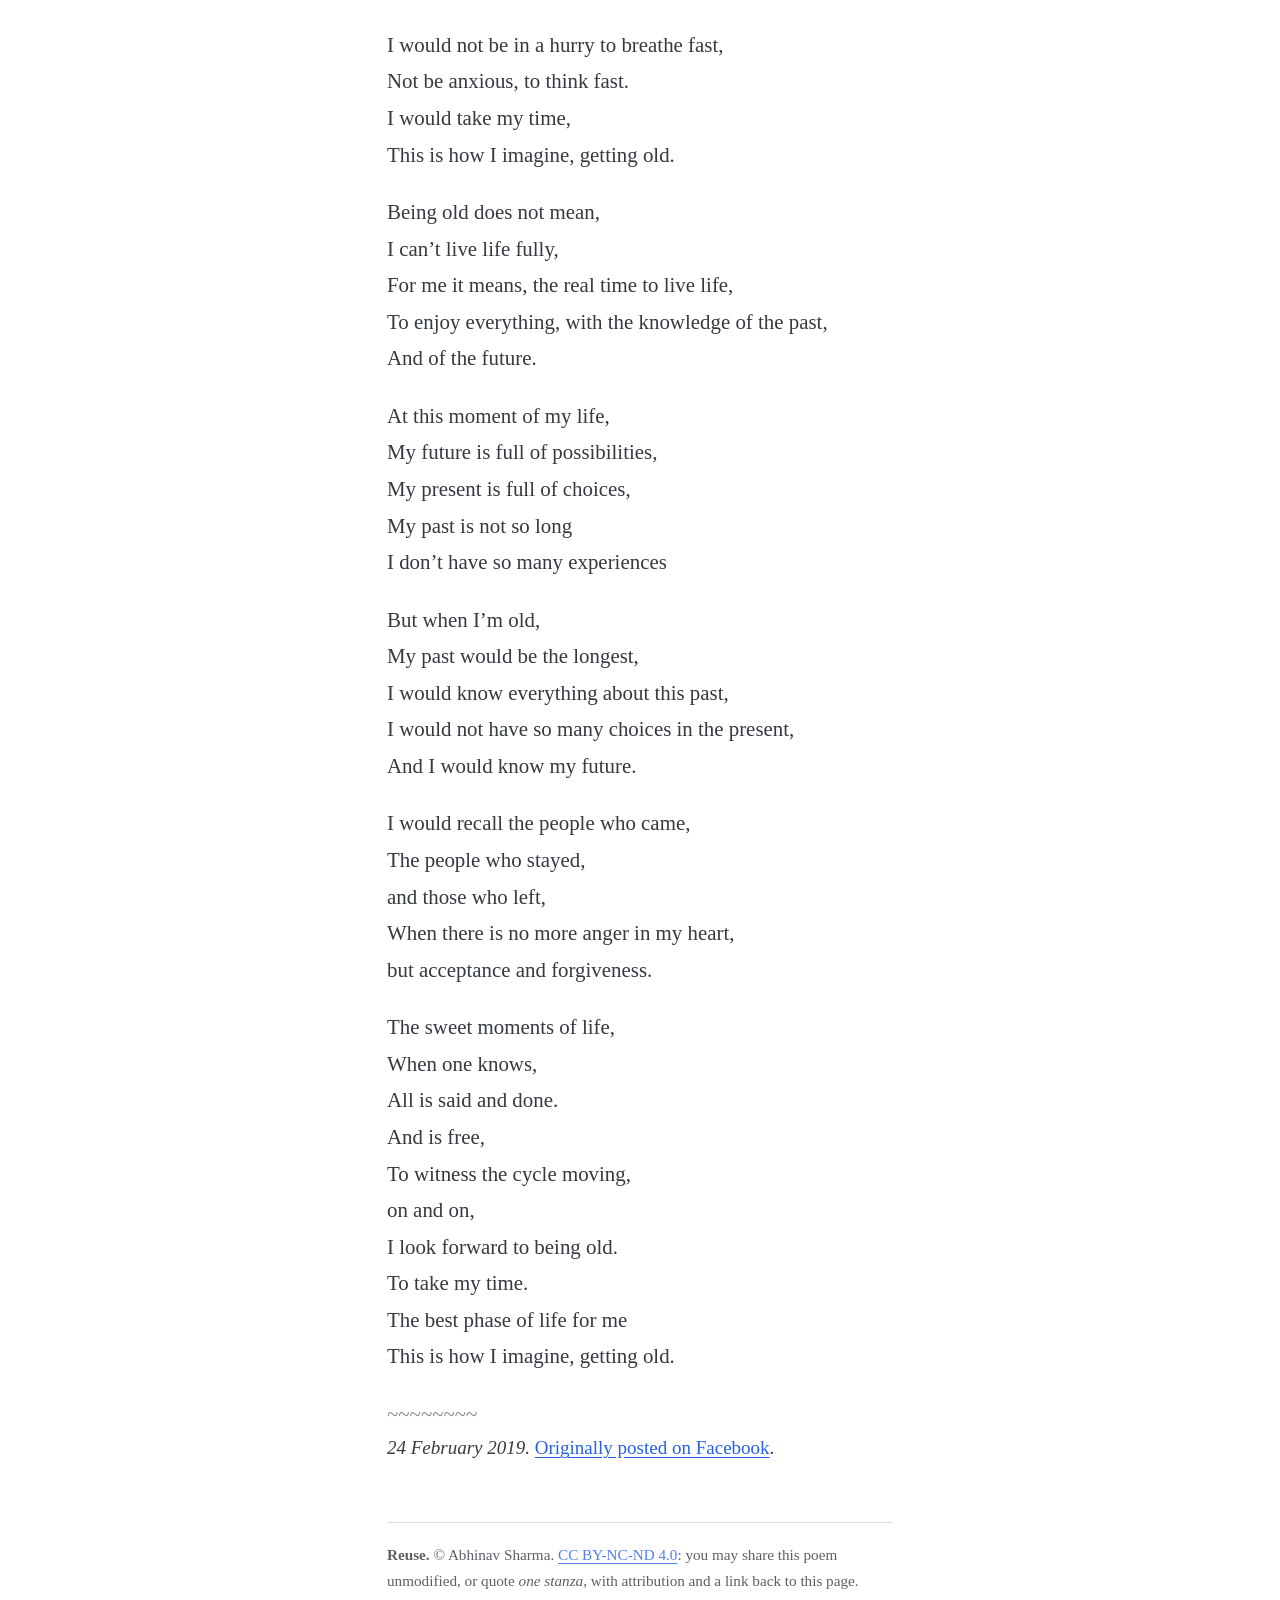
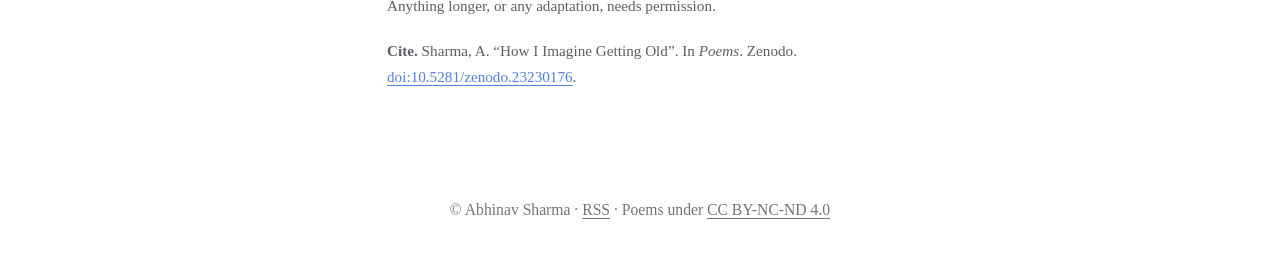
<file: poems/2019-02-24-how-i-imagine-getting-old/index.html>
<!DOCTYPE html>
<html xmlns="http://www.w3.org/1999/xhtml" lang="en-GB" xml:lang="en-GB"><head>

<meta charset="utf-8">
<meta name="generator" content="quarto-1.10.19">

<meta name="viewport" content="width=device-width, initial-scale=1.0, user-scalable=yes">

<meta name="author" content="Abhinav Sharma">
<meta name="dcterms.date" content="2019-02-24">
<meta name="description" content="Today, after a long long time, / I’m lying down on the grass,">

<title>How I Imagine Getting Old – Abhinav Sharma</title>
<style>
/* Default styles provided by pandoc.
** See https://pandoc.org/MANUAL.html#variables-for-html for config info.
*/
span.smallcaps{font-variant: small-caps;}
div.columns{display: flex; gap: 1.5em;}
div.column{flex: auto;}
@media screen {
div.columns{gap: min(4vw, 1.5em);}
div.column{overflow-x: auto;}
}
div.hanging-indent{margin-left: 1.5em; text-indent: -1.5em;}
ul.task-list{list-style: none;}
ul.task-list li input[type="checkbox"] {
  width: 0.8em;
  margin: 0 0.8em 0.2em -1em; /* quarto-specific, see https://github.com/quarto-dev/quarto-cli/issues/4556 */ 
  vertical-align: middle;
}
</style>


<script src="../../site_libs/quarto-nav/quarto-nav.js"></script>
<script src="../../site_libs/quarto-nav/headroom.min.js"></script>
<script src="../../site_libs/clipboard/clipboard.min.js"></script>
<script src="../../site_libs/quarto-search/autocomplete.umd.js"></script>
<script src="../../site_libs/quarto-search/fuse.min.js"></script>
<script src="../../site_libs/quarto-search/quarto-search.js"></script>
<meta name="quarto:offset" content="../../">
<script src="../../site_libs/quarto-html/quarto.js" type="module"></script>
<script src="../../site_libs/quarto-html/tabsets/tabsets.js" type="module"></script>
<script src="../../site_libs/quarto-html/popper.min.js"></script>
<script src="../../site_libs/quarto-html/tippy.umd.min.js"></script>
<script src="../../site_libs/quarto-html/anchor.min.js"></script>
<link href="../../site_libs/quarto-html/tippy.css" rel="stylesheet">
<link href="../../site_libs/quarto-html/quarto-syntax-highlighting-bf27225e3a48a9273f3daa8f8e829971.css" rel="stylesheet" class="quarto-color-scheme" id="quarto-text-highlighting-styles">
<link href="../../site_libs/quarto-html/quarto-syntax-highlighting-dark-b626d73c4c936ccc3cb08be7d45d1df6.css" rel="stylesheet" class="quarto-color-scheme quarto-color-alternate" id="quarto-text-highlighting-styles">
<link href="../../site_libs/quarto-html/quarto-syntax-highlighting-bf27225e3a48a9273f3daa8f8e829971.css" rel="stylesheet" class="quarto-color-scheme-extra" id="quarto-text-highlighting-styles">
<script src="../../site_libs/bootstrap/bootstrap.min.js"></script>
<link href="../../site_libs/bootstrap/bootstrap-icons.css" rel="stylesheet">
<link href="../../site_libs/bootstrap/bootstrap-22a3b07e2c35af6b3fd3d8224fc12023.min.css" rel="stylesheet" append-hash="true" class="quarto-color-scheme" id="quarto-bootstrap" data-mode="light">
<link href="../../site_libs/bootstrap/bootstrap-dark-b091a2886ae3e3cff2ab21ae4048b50a.min.css" rel="stylesheet" append-hash="true" class="quarto-color-scheme quarto-color-alternate" id="quarto-bootstrap" data-mode="dark">
<link href="../../site_libs/bootstrap/bootstrap-22a3b07e2c35af6b3fd3d8224fc12023.min.css" rel="stylesheet" append-hash="true" class="quarto-color-scheme-extra" id="quarto-bootstrap" data-mode="light">
<script id="quarto-search-options" type="application/json">{
  "location": "navbar",
  "copy-button": false,
  "collapse-after": 3,
  "panel-placement": "end",
  "type": "overlay",
  "limit": 50,
  "keyboard-shortcut": [
    "f",
    "/",
    "s"
  ],
  "show-item-context": false,
  "language": {
    "search-no-results-text": "No results",
    "search-matching-documents-text": "matching documents",
    "search-copy-link-title": "Copy link to search",
    "search-hide-matches-text": "Hide additional matches",
    "search-more-match-text": "more match in this document",
    "search-more-matches-text": "more matches in this document",
    "search-clear-button-title": "Clear",
    "search-text-placeholder": "",
    "search-detached-cancel-button-title": "Cancel",
    "search-submit-button-title": "Submit",
    "search-label": "Search"
  }
}</script>
<link rel="license" href="https://creativecommons.org/licenses/by-nc-nd/4.0/"><script type="application/ld+json">{"@context":"https://schema.org","@type":"CreativeWork","name":"How I Imagine Getting Old","genre":"poetry","inLanguage":"en","url":"https://abhinavsharma.blog/poems/2019-02-24-how-i-imagine-getting-old/","dateCreated":"2019-02-24","license":"https://creativecommons.org/licenses/by-nc-nd/4.0/","author":{"@type":"Person","name":"Abhinav Sharma","@id":"https://orcid.org/0000-0002-6402-6993","affiliation":{"@type":"CollegeOrUniversity","name":"Stellenbosch University"}},"copyrightHolder":{"@type":"Person","name":"Abhinav Sharma","@id":"https://orcid.org/0000-0002-6402-6993"},"isPartOf":{"@type":"CreativeWork","name":"Poems","sameAs":"https://doi.org/10.5281/zenodo.23230176"}}</script>


<meta property="og:title" content="How I Imagine Getting Old – Abhinav Sharma">
<meta property="og:description" content="Today, after a long long time, / I’m lying down on the grass,">
<meta property="og:site_name" content="Abhinav Sharma">
<meta name="twitter:title" content="How I Imagine Getting Old – Abhinav Sharma">
<meta name="twitter:description" content="Today, after a long long time, / I’m lying down on the grass,">
<meta name="twitter:card" content="summary">
</head>

<body class="nav-fixed fullcontent quarto-light"><script id="quarto-html-before-body" type="application/javascript">
    const toggleBodyColorMode = (bsSheetEl) => {
      const mode = bsSheetEl.getAttribute("data-mode");
      const bodyEl = window.document.querySelector("body");
      if (mode === "dark") {
        bodyEl.classList.add("quarto-dark");
        bodyEl.classList.remove("quarto-light");
      } else {
        bodyEl.classList.add("quarto-light");
        bodyEl.classList.remove("quarto-dark");
      }
    }
    const toggleBodyColorPrimary = () => {
      const bsSheetEl = window.document.querySelector("link#quarto-bootstrap:not([rel=disabled-stylesheet])");
      if (bsSheetEl) {
        toggleBodyColorMode(bsSheetEl);
      }
    }
    const setColorSchemeToggle = (alternate) => {
      const toggles = window.document.querySelectorAll('.quarto-color-scheme-toggle');
      for (let i=0; i < toggles.length; i++) {
        const toggle = toggles[i];
        if (toggle) {
          if (alternate) {
            toggle.classList.add("alternate");
          } else {
            toggle.classList.remove("alternate");
          }
        }
      }
    };
    const toggleColorMode = (alternate) => {
      // Switch the stylesheets
      const primaryStylesheets = window.document.querySelectorAll('link.quarto-color-scheme:not(.quarto-color-alternate)');
      const alternateStylesheets = window.document.querySelectorAll('link.quarto-color-scheme.quarto-color-alternate');
      manageTransitions('#quarto-margin-sidebar .nav-link', false);
      if (alternate) {
        // note: dark is layered on light, we don't disable primary!
        enableStylesheet(alternateStylesheets);
        for (const sheetNode of alternateStylesheets) {
          if (sheetNode.id === "quarto-bootstrap") {
            toggleBodyColorMode(sheetNode);
          }
        }
      } else {
        disableStylesheet(alternateStylesheets);
        enableStylesheet(primaryStylesheets)
        toggleBodyColorPrimary();
      }
      manageTransitions('#quarto-margin-sidebar .nav-link', true);
      // Switch the toggles
      setColorSchemeToggle(alternate)
      // Hack to workaround the fact that safari doesn't
      // properly recolor the scrollbar when toggling (#1455)
      if (navigator.userAgent.indexOf('Safari') > 0 && navigator.userAgent.indexOf('Chrome') == -1) {
        manageTransitions("body", false);
        window.scrollTo(0, 1);
        setTimeout(() => {
          window.scrollTo(0, 0);
          manageTransitions("body", true);
        }, 40);
      }
    }
    const disableStylesheet = (stylesheets) => {
      for (let i=0; i < stylesheets.length; i++) {
        const stylesheet = stylesheets[i];
        stylesheet.rel = 'disabled-stylesheet';
      }
    }
    const enableStylesheet = (stylesheets) => {
      for (let i=0; i < stylesheets.length; i++) {
        const stylesheet = stylesheets[i];
        if(stylesheet.rel !== 'stylesheet') { // for Chrome, which will still FOUC without this check
          stylesheet.rel = 'stylesheet';
        }
      }
    }
    const manageTransitions = (selector, allowTransitions) => {
      const els = window.document.querySelectorAll(selector);
      for (let i=0; i < els.length; i++) {
        const el = els[i];
        if (allowTransitions) {
          el.classList.remove('notransition');
        } else {
          el.classList.add('notransition');
        }
      }
    }
    const isFileUrl = () => {
      return window.location.protocol === 'file:';
    }
    const hasAlternateSentinel = () => {
      let styleSentinel = getColorSchemeSentinel();
      if (styleSentinel !== null) {
        return styleSentinel === "alternate";
      } else {
        return false;
      }
    }
    const setStyleSentinel = (alternate) => {
      const value = alternate ? "alternate" : "default";
      if (!isFileUrl()) {
        window.localStorage.setItem("quarto-color-scheme", value);
      } else {
        localAlternateSentinel = value;
      }
    }
    const getColorSchemeSentinel = () => {
      if (!isFileUrl()) {
        const storageValue = window.localStorage.getItem("quarto-color-scheme");
        return storageValue != null ? storageValue : localAlternateSentinel;
      } else {
        return localAlternateSentinel;
      }
    }
    const toggleGiscusIfUsed = (isAlternate, darkModeDefault) => {
      const baseTheme = document.querySelector('#giscus-base-theme')?.value ?? 'light';
      const alternateTheme = document.querySelector('#giscus-alt-theme')?.value ?? 'dark';
      let newTheme = '';
      if(authorPrefersDark) {
        newTheme = isAlternate ? baseTheme : alternateTheme;
      } else {
        newTheme = isAlternate ? alternateTheme : baseTheme;
      }
      const changeGiscusTheme = () => {
        // From: https://github.com/giscus/giscus/issues/336
        const sendMessage = (message) => {
          const iframe = document.querySelector('iframe.giscus-frame');
          if (!iframe) return;
          iframe.contentWindow.postMessage({ giscus: message }, 'https://giscus.app');
        }
        sendMessage({
          setConfig: {
            theme: newTheme
          }
        });
      }
      const isGiscussLoaded = window.document.querySelector('iframe.giscus-frame') !== null;
      if (isGiscussLoaded) {
        changeGiscusTheme();
      }
    };
    const authorPrefersDark = false;
    const darkModeDefault = authorPrefersDark;
      document.querySelector('link#quarto-text-highlighting-styles.quarto-color-scheme-extra').rel = 'disabled-stylesheet';
      document.querySelector('link#quarto-bootstrap.quarto-color-scheme-extra').rel = 'disabled-stylesheet';
    let localAlternateSentinel = darkModeDefault ? 'alternate' : 'default';
    // Dark / light mode switch
    window.quartoToggleColorScheme = () => {
      // Read the current dark / light value
      let toAlternate = !hasAlternateSentinel();
      toggleColorMode(toAlternate);
      setStyleSentinel(toAlternate);
      toggleGiscusIfUsed(toAlternate, darkModeDefault);
      window.dispatchEvent(new Event('resize'));
    };
    // Switch to dark mode if need be
    if (hasAlternateSentinel()) {
      toggleColorMode(true);
    } else {
      toggleColorMode(false);
    }
  </script>

<div id="quarto-search-results"></div>
  <header id="quarto-header" class="headroom fixed-top">
    <nav class="navbar navbar-expand-lg " data-bs-theme="dark">
      <div class="navbar-container container-fluid">
      <div class="navbar-brand-container mx-auto">
    <a class="navbar-brand" href="../../index.html">
    <span class="navbar-title">Abhinav Sharma</span>
    </a>
  </div>
            <div id="quarto-search" class="" title="Search"></div>
          <button class="navbar-toggler" type="button" data-bs-toggle="collapse" data-bs-target="#navbarCollapse" aria-controls="navbarCollapse" role="menu" aria-expanded="false" aria-label="Toggle navigation" onclick="if (window.quartoToggleHeadroom) { window.quartoToggleHeadroom(); }">
  <span class="navbar-toggler-icon"></span>
</button>
          <div class="collapse navbar-collapse" id="navbarCollapse">
            <ul class="navbar-nav navbar-nav-scroll ms-auto">
  <li class="nav-item">
    <a class="nav-link" href="../../poems/index.html"> 
<span class="menu-text">Poems</span></a>
  </li>  
  <li class="nav-item">
    <a class="nav-link" href="../../prose/index.html"> 
<span class="menu-text">Prose</span></a>
  </li>  
  <li class="nav-item">
    <a class="nav-link" href="../../thoughts/index.html"> 
<span class="menu-text">Thoughts</span></a>
  </li>  
  <li class="nav-item">
    <a class="nav-link" href="../../reading/index.html"> 
<span class="menu-text">Reading</span></a>
  </li>  
  <li class="nav-item">
    <a class="nav-link" href="../../notebook/index.html"> 
<span class="menu-text">Notebook</span></a>
  </li>  
  <li class="nav-item">
    <a class="nav-link" href="../../about.html"> 
<span class="menu-text">About</span></a>
  </li>  
</ul>
          </div> <!-- /navcollapse -->
            <div class="quarto-navbar-tools">
  <a href="" class="quarto-color-scheme-toggle quarto-navigation-tool  px-1" onclick="window.quartoToggleColorScheme(); return false;" title="Toggle dark mode"><i class="bi"></i></a>
</div>
      </div> <!-- /container-fluid -->
    </nav>
</header>
<!-- content -->
<div id="quarto-content" class="quarto-container page-columns page-rows-contents page-layout-article page-navbar">
<!-- sidebar -->
<!-- margin-sidebar -->
    
<!-- main -->
<main class="content" id="quarto-document-content">


<header id="title-block-header" class="quarto-title-block default">
<div class="quarto-title">
<h1 class="title">How I Imagine Getting Old</h1>
  <div class="quarto-categories">
    <div class="quarto-category">Poems</div>
  </div>
  </div>

<div>
  <div class="description">
    Today, after a long long time, / I’m lying down on the grass,
  </div>
</div>


<div class="quarto-title-meta">

    <div>
    <div class="quarto-title-meta-heading">Author</div>
    <div class="quarto-title-meta-contents">
             <p>Abhinav Sharma </p>
          </div>
  </div>
    
    <div>
    <div class="quarto-title-meta-heading">Published</div>
    <div class="quarto-title-meta-contents">
      <p class="date">24 February 2019</p>
    </div>
  </div>
  
    
  </div>
  


</header>


<div class="ornament">
<div class="line-block">~~~~~~~~~~~~~~~~~~~~~~~~~</div>
</div>
<div id="stanza-1" class="stanza">
<div class="line-block">Today, after a long long time,<br>
I’m lying down on the grass,<br>
Looking up at the stars.</div>
<a class="stanza-link" href="#stanza-1" aria-label="Link to this stanza"></a>
</div>
<div id="stanza-2" class="stanza">
<div class="line-block">And in this moment of peace,<br>
in this serenity,<br>
I feel myself.</div>
<a class="stanza-link" href="#stanza-2" aria-label="Link to this stanza"></a>
</div>
<div id="stanza-3" class="stanza">
<div class="line-block">I don’t feel anxious,<br>
What is,<br>
What could be,<br>
I feel I accept.</div>
<a class="stanza-link" href="#stanza-3" aria-label="Link to this stanza"></a>
</div>
<div id="stanza-4" class="stanza">
<div class="line-block">This is how I imagine, being old<br>
When wisdom is my companion,<br>
When all the things,<br>
Which used to frustrate me,<br>
Bring a smile to my face</div>
<a class="stanza-link" href="#stanza-4" aria-label="Link to this stanza"></a>
</div>
<div id="stanza-5" class="stanza">
<div class="line-block">When I can take, all the time in the world<br>
To just sit and bathe in the sun,<br>
To take the next step,<br>
And feel the grass beneath my feet,<br>
This is how I imagine, being old.</div>
<a class="stanza-link" href="#stanza-5" aria-label="Link to this stanza"></a>
</div>
<div id="stanza-6" class="stanza">
<div class="line-block">To be able to spend my time with you,<br>
without being in a hurry,<br>
To just hold you,<br>
And walk.<br>
To just look at you,<br>
And talk.<br>
With all the time in the world,<br>
And nowhere else I would go.</div>
<a class="stanza-link" href="#stanza-6" aria-label="Link to this stanza"></a>
</div>
<div id="stanza-7" class="stanza">
<div class="line-block">I look forward to have grey hair,<br>
And finally white.<br>
This is how I imagine getting old.</div>
<a class="stanza-link" href="#stanza-7" aria-label="Link to this stanza"></a>
</div>
<div id="stanza-8" class="stanza">
<div class="line-block">I would not be in a hurry to breathe fast,<br>
Not be anxious, to think fast.<br>
I would take my time,<br>
This is how I imagine, getting old.</div>
<a class="stanza-link" href="#stanza-8" aria-label="Link to this stanza"></a>
</div>
<div id="stanza-9" class="stanza">
<div class="line-block">Being old does not mean,<br>
I can’t live life fully,<br>
For me it means, the real time to live life,<br>
To enjoy everything, with the knowledge of the past,<br>
And of the future.</div>
<a class="stanza-link" href="#stanza-9" aria-label="Link to this stanza"></a>
</div>
<div id="stanza-10" class="stanza">
<div class="line-block">At this moment of my life,<br>
My future is full of possibilities,<br>
My present is full of choices,<br>
My past is not so long<br>
I don’t have so many experiences</div>
<a class="stanza-link" href="#stanza-10" aria-label="Link to this stanza"></a>
</div>
<div id="stanza-11" class="stanza">
<div class="line-block">But when I’m old,<br>
My past would be the longest,<br>
I would know everything about this past,<br>
I would not have so many choices in the present,<br>
And I would know my future.</div>
<a class="stanza-link" href="#stanza-11" aria-label="Link to this stanza"></a>
</div>
<div id="stanza-12" class="stanza">
<div class="line-block">I would recall the people who came,<br>
The people who stayed,<br>
and those who left,<br>
When there is no more anger in my heart,<br>
but acceptance and forgiveness.</div>
<a class="stanza-link" href="#stanza-12" aria-label="Link to this stanza"></a>
</div>
<div id="stanza-13" class="stanza">
<div class="line-block">The sweet moments of life,<br>
When one knows,<br>
All is said and done.<br>
And is free,<br>
To witness the cycle moving,<br>
on and on,<br>
I look forward to being old.<br>
To take my time.<br>
The best phase of life for me<br>
This is how I imagine, getting old.</div>
<a class="stanza-link" href="#stanza-13" aria-label="Link to this stanza"></a>
</div>
<div class="ornament">
<div class="line-block">~~~~~~~~</div>
</div>
<p><em>24 February 2019.</em> <a href="https://www.facebook.com/abhi18av/posts/pfbid02c3V5hh2m2QsaRHz2RNPAqSHpgj6ynjxKn5VW4kEcHLYgSKs7Ak2veXjZ16Q43ycEl">Originally posted on Facebook</a>.</p>


<div class="poem-footer" data-author="Abhinav Sharma" data-affiliation="Stellenbosch University" data-doi="10.5281/zenodo.23230176">
<p><strong>Reuse.</strong> © Abhinav Sharma. <a rel="license" href="https://creativecommons.org/licenses/by-nc-nd/4.0/">CC BY-NC-ND 4.0</a>:
you may share this poem unmodified, or quote <em>one stanza</em>, with attribution and a link back to this page.
Anything longer, or any adaptation, needs permission.</p>
<p><strong>Cite.</strong> Sharma, A. “How I Imagine Getting Old”. In <em>Poems</em>. Zenodo. <a href="https://doi.org/10.5281/zenodo.23230176">doi:10.5281/zenodo.23230176</a>.</p>
</div>

</main> <!-- /main -->
<script id="quarto-html-after-body" type="application/javascript">
  window.document.addEventListener("DOMContentLoaded", function (event) {
    // Ensure there is a toggle, if there isn't float one in the top right
    if (window.document.querySelector('.quarto-color-scheme-toggle') === null) {
      const a = window.document.createElement('a');
      a.classList.add('top-right');
      a.classList.add('quarto-color-scheme-toggle');
      a.href = "";
      a.onclick = function() { try { window.quartoToggleColorScheme(); } catch {} return false; };
      const i = window.document.createElement("i");
      i.classList.add('bi');
      a.appendChild(i);
      window.document.body.appendChild(a);
    }
    setColorSchemeToggle(hasAlternateSentinel())
    const icon = "";
    const anchorJS = new window.AnchorJS();
    anchorJS.options = {
      placement: 'right',
      icon: icon
    };
    anchorJS.add('.anchored');
    const isCodeAnnotation = (el) => {
      for (const clz of el.classList) {
        if (clz.startsWith('code-annotation-')) {                     
          return true;
        }
      }
      return false;
    }
    const onCopySuccess = function(e) {
      // button target
      const button = e.trigger;
      // don't keep focus
      button.blur();
      // flash "checked"
      button.classList.add('code-copy-button-checked');
      var currentTitle = button.getAttribute("title");
      button.setAttribute("title", "Copied!");
      let tooltip;
      if (window.bootstrap) {
        button.setAttribute("data-bs-toggle", "tooltip");
        button.setAttribute("data-bs-placement", "left");
        button.setAttribute("data-bs-title", "Copied!");
        tooltip = new bootstrap.Tooltip(button, 
          { trigger: "manual", 
            customClass: "code-copy-button-tooltip",
            offset: [0, -8]});
        tooltip.show();    
      }
      setTimeout(function() {
        if (tooltip) {
          tooltip.hide();
          button.removeAttribute("data-bs-title");
          button.removeAttribute("data-bs-toggle");
          button.removeAttribute("data-bs-placement");
        }
        button.setAttribute("title", currentTitle);
        button.classList.remove('code-copy-button-checked');
      }, 1000);
      // clear code selection
      e.clearSelection();
    }
    const getTextToCopy = function(trigger) {
      const outerScaffold = trigger.parentElement.cloneNode(true);
      const codeEl = outerScaffold.querySelector('code');
      for (const childEl of codeEl.children) {
        if (isCodeAnnotation(childEl)) {
          childEl.remove();
        }
      }
      return codeEl.innerText;
    }
    const clipboard = new window.ClipboardJS('.code-copy-button:not([data-in-quarto-modal])', {
      text: getTextToCopy
    });
    clipboard.on('success', onCopySuccess);
    if (window.document.getElementById('quarto-embedded-source-code-modal')) {
      const clipboardModal = new window.ClipboardJS('.code-copy-button[data-in-quarto-modal]', {
        text: getTextToCopy,
        container: window.document.getElementById('quarto-embedded-source-code-modal')
      });
      clipboardModal.on('success', onCopySuccess);
    }
      var localhostRegex = new RegExp(/^(?:http|https):\/\/localhost\:?[0-9]*\//);
      var mailtoRegex = new RegExp(/^mailto:/);
        var filterRegex = new RegExp("https:\/\/abhinavsharma\.blog");
      var isInternal = (href) => {
          return filterRegex.test(href) || localhostRegex.test(href) || mailtoRegex.test(href);
      }
      // Inspect non-navigation links and adorn them if external
     var links = window.document.querySelectorAll('a[href]:not(.nav-link):not(.navbar-brand):not(.toc-action):not(.sidebar-link):not(.sidebar-item-toggle):not(.pagination-link):not(.no-external):not([aria-hidden]):not(.dropdown-item):not(.quarto-navigation-tool):not(.about-link)');
      for (var i=0; i<links.length; i++) {
        const link = links[i];
        if (!isInternal(link.href)) {
          // undo the damage that might have been done by quarto-nav.js in the case of
          // links that we want to consider external
          if (link.dataset.originalHref !== undefined) {
            link.href = link.dataset.originalHref;
          }
        }
      }
    function tippyHover(el, contentFn, onTriggerFn, onUntriggerFn) {
      const config = {
        allowHTML: true,
        maxWidth: 500,
        delay: 100,
        arrow: false,
        appendTo: function(el) {
            return el.parentElement;
        },
        interactive: true,
        interactiveBorder: 10,
        theme: 'quarto',
        placement: 'bottom-start',
      };
      if (contentFn) {
        config.content = contentFn;
      }
      if (onTriggerFn) {
        config.onTrigger = onTriggerFn;
      }
      if (onUntriggerFn) {
        config.onUntrigger = onUntriggerFn;
      }
      window.tippy(el, config); 
    }
    const noterefs = window.document.querySelectorAll('a[role="doc-noteref"]');
    for (var i=0; i<noterefs.length; i++) {
      const ref = noterefs[i];
      tippyHover(ref, function() {
        // use id or data attribute instead here
        let href = ref.getAttribute('data-footnote-href') || ref.getAttribute('href');
        try { href = new URL(href).hash; } catch {}
        const id = href.replace(/^#\/?/, "");
        const note = window.document.getElementById(id);
        if (note) {
          return note.innerHTML;
        } else {
          return "";
        }
      });
    }
    const xrefs = window.document.querySelectorAll('a.quarto-xref');
    const processXRef = (id, note) => {
      // Strip column container classes
      const stripColumnClz = (el) => {
        el.classList.remove("page-full", "page-columns");
        if (el.children) {
          for (const child of el.children) {
            stripColumnClz(child);
          }
        }
      }
      stripColumnClz(note)
      if (id === null || id.startsWith('sec-')) {
        // Special case sections, only their first couple elements
        const container = document.createElement("div");
        if (note.children && note.children.length > 2) {
          container.appendChild(note.children[0].cloneNode(true));
          for (let i = 1; i < note.children.length; i++) {
            const child = note.children[i];
            if (child.tagName === "P" && child.innerText === "") {
              continue;
            } else {
              container.appendChild(child.cloneNode(true));
              break;
            }
          }
          if (window.Quarto?.typesetMath) {
            window.Quarto.typesetMath(container);
          }
          return container.innerHTML
        } else {
          if (window.Quarto?.typesetMath) {
            window.Quarto.typesetMath(note);
          }
          return note.innerHTML;
        }
      } else {
        // Remove any anchor links if they are present
        const anchorLink = note.querySelector('a.anchorjs-link');
        if (anchorLink) {
          anchorLink.remove();
        }
        if (window.Quarto?.typesetMath) {
          window.Quarto.typesetMath(note);
        }
        if (note.classList.contains("callout")) {
          return note.outerHTML;
        } else {
          return note.innerHTML;
        }
      }
    }
    for (var i=0; i<xrefs.length; i++) {
      const xref = xrefs[i];
      tippyHover(xref, undefined, function(instance) {
        instance.disable();
        let url = xref.getAttribute('href');
        let hash = undefined; 
        if (url.startsWith('#')) {
          hash = url;
        } else {
          try { hash = new URL(url).hash; } catch {}
        }
        if (hash) {
          const id = hash.replace(/^#\/?/, "");
          const note = window.document.getElementById(id);
          if (note !== null) {
            try {
              const html = processXRef(id, note.cloneNode(true));
              instance.setContent(html);
            } finally {
              instance.enable();
              instance.show();
            }
          } else {
            // See if we can fetch this
            fetch(url.split('#')[0])
            .then(res => res.text())
            .then(html => {
              const parser = new DOMParser();
              const htmlDoc = parser.parseFromString(html, "text/html");
              const note = htmlDoc.getElementById(id);
              if (note !== null) {
                const html = processXRef(id, note);
                instance.setContent(html);
              } 
            }).finally(() => {
              instance.enable();
              instance.show();
            });
          }
        } else {
          // See if we can fetch a full url (with no hash to target)
          // This is a special case and we should probably do some content thinning / targeting
          fetch(url)
          .then(res => res.text())
          .then(html => {
            const parser = new DOMParser();
            const htmlDoc = parser.parseFromString(html, "text/html");
            const note = htmlDoc.querySelector('main.content');
            if (note !== null) {
              // This should only happen for chapter cross references
              // (since there is no id in the URL)
              // remove the first header
              if (note.children.length > 0 && note.children[0].tagName === "HEADER") {
                note.children[0].remove();
              }
              const html = processXRef(null, note);
              instance.setContent(html);
            } 
          }).finally(() => {
            instance.enable();
            instance.show();
          });
        }
      }, function(instance) {
      });
    }
        let selectedAnnoteEl;
        const selectorForAnnotation = ( cell, annotation) => {
          let cellAttr = 'data-code-cell="' + cell + '"';
          let lineAttr = 'data-code-annotation="' +  annotation + '"';
          const selector = 'span[' + cellAttr + '][' + lineAttr + ']';
          return selector;
        }
        const selectCodeLines = (annoteEl) => {
          const doc = window.document;
          const targetCell = annoteEl.getAttribute("data-target-cell");
          const targetAnnotation = annoteEl.getAttribute("data-target-annotation");
          const annoteSpan = window.document.querySelector(selectorForAnnotation(targetCell, targetAnnotation));
          const lines = annoteSpan.getAttribute("data-code-lines").split(",");
          const lineIds = lines.map((line) => {
            return targetCell + "-" + line;
          })
          let top = null;
          let height = null;
          let parent = null;
          if (lineIds.length > 0) {
              //compute the position of the single el (top and bottom and make a div)
              const el = window.document.getElementById(lineIds[0]);
              top = el.offsetTop;
              height = el.offsetHeight;
              parent = el.parentElement.parentElement;
            if (lineIds.length > 1) {
              const lastEl = window.document.getElementById(lineIds[lineIds.length - 1]);
              const bottom = lastEl.offsetTop + lastEl.offsetHeight;
              height = bottom - top;
            }
            if (top !== null && height !== null && parent !== null) {
              // cook up a div (if necessary) and position it 
              let div = window.document.getElementById("code-annotation-line-highlight");
              if (div === null) {
                div = window.document.createElement("div");
                div.setAttribute("id", "code-annotation-line-highlight");
                div.style.position = 'absolute';
                parent.appendChild(div);
              }
              div.style.top = top - 2 + "px";
              div.style.height = height + 4 + "px";
              div.style.left = 0;
              let gutterDiv = window.document.getElementById("code-annotation-line-highlight-gutter");
              if (gutterDiv === null) {
                gutterDiv = window.document.createElement("div");
                gutterDiv.setAttribute("id", "code-annotation-line-highlight-gutter");
                gutterDiv.style.position = 'absolute';
                const codeCell = window.document.getElementById(targetCell);
                const gutter = codeCell.querySelector('.code-annotation-gutter');
                gutter.appendChild(gutterDiv);
              }
              gutterDiv.style.top = top - 2 + "px";
              gutterDiv.style.height = height + 4 + "px";
            }
            selectedAnnoteEl = annoteEl;
          }
        };
        const unselectCodeLines = () => {
          const elementsIds = ["code-annotation-line-highlight", "code-annotation-line-highlight-gutter"];
          elementsIds.forEach((elId) => {
            const div = window.document.getElementById(elId);
            if (div) {
              div.remove();
            }
          });
          selectedAnnoteEl = undefined;
        };
          // Handle positioning of the toggle
      window.addEventListener(
        "resize",
        throttle(() => {
          elRect = undefined;
          if (selectedAnnoteEl) {
            selectCodeLines(selectedAnnoteEl);
          }
        }, 10)
      );
      function throttle(fn, ms) {
      let throttle = false;
      let timer;
        return (...args) => {
          if(!throttle) { // first call gets through
              fn.apply(this, args);
              throttle = true;
          } else { // all the others get throttled
              if(timer) clearTimeout(timer); // cancel #2
              timer = setTimeout(() => {
                fn.apply(this, args);
                timer = throttle = false;
              }, ms);
          }
        };
      }
        // Attach click handler to the DT
        const annoteDls = window.document.querySelectorAll('dt[data-target-cell]');
        for (const annoteDlNode of annoteDls) {
          annoteDlNode.addEventListener('click', (event) => {
            const clickedEl = event.target;
            if (clickedEl !== selectedAnnoteEl) {
              unselectCodeLines();
              const activeEl = window.document.querySelector('dt[data-target-cell].code-annotation-active');
              if (activeEl) {
                activeEl.classList.remove('code-annotation-active');
              }
              selectCodeLines(clickedEl);
              clickedEl.classList.add('code-annotation-active');
            } else {
              // Unselect the line
              unselectCodeLines();
              clickedEl.classList.remove('code-annotation-active');
            }
          });
        }
    const findCites = (el) => {
      const parentEl = el.parentElement;
      if (parentEl) {
        const cites = parentEl.dataset.cites;
        if (cites) {
          return {
            el,
            cites: cites.split(' ')
          };
        } else {
          return findCites(el.parentElement)
        }
      } else {
        return undefined;
      }
    };
    var bibliorefs = window.document.querySelectorAll('a[role="doc-biblioref"]');
    for (var i=0; i<bibliorefs.length; i++) {
      const ref = bibliorefs[i];
      const citeInfo = findCites(ref);
      if (citeInfo) {
        tippyHover(citeInfo.el, function() {
          var popup = window.document.createElement('div');
          citeInfo.cites.forEach(function(cite) {
            var citeDiv = window.document.createElement('div');
            citeDiv.classList.add('hanging-indent');
            citeDiv.classList.add('csl-entry');
            var biblioDiv = window.document.getElementById('ref-' + cite);
            if (biblioDiv) {
              citeDiv.innerHTML = biblioDiv.innerHTML;
            }
            popup.appendChild(citeDiv);
          });
          return popup.innerHTML;
        });
      }
    }
  });
  </script>
</div> <!-- /content -->
<footer class="footer">
  <div class="nav-footer">
    <div class="nav-footer-left">
      &nbsp;
    </div>   
    <div class="nav-footer-center">
<p>© Abhinav Sharma · <a href="../../index.xml">RSS</a> · Poems under <a href="https://creativecommons.org/licenses/by-nc-nd/4.0/">CC BY-NC-ND 4.0</a></p>
</div>
    <div class="nav-footer-right">
      &nbsp;
    </div>
  </div>
</footer>
<script src="../../assets/poem.js" defer=""></script>




</body></html>
</file>
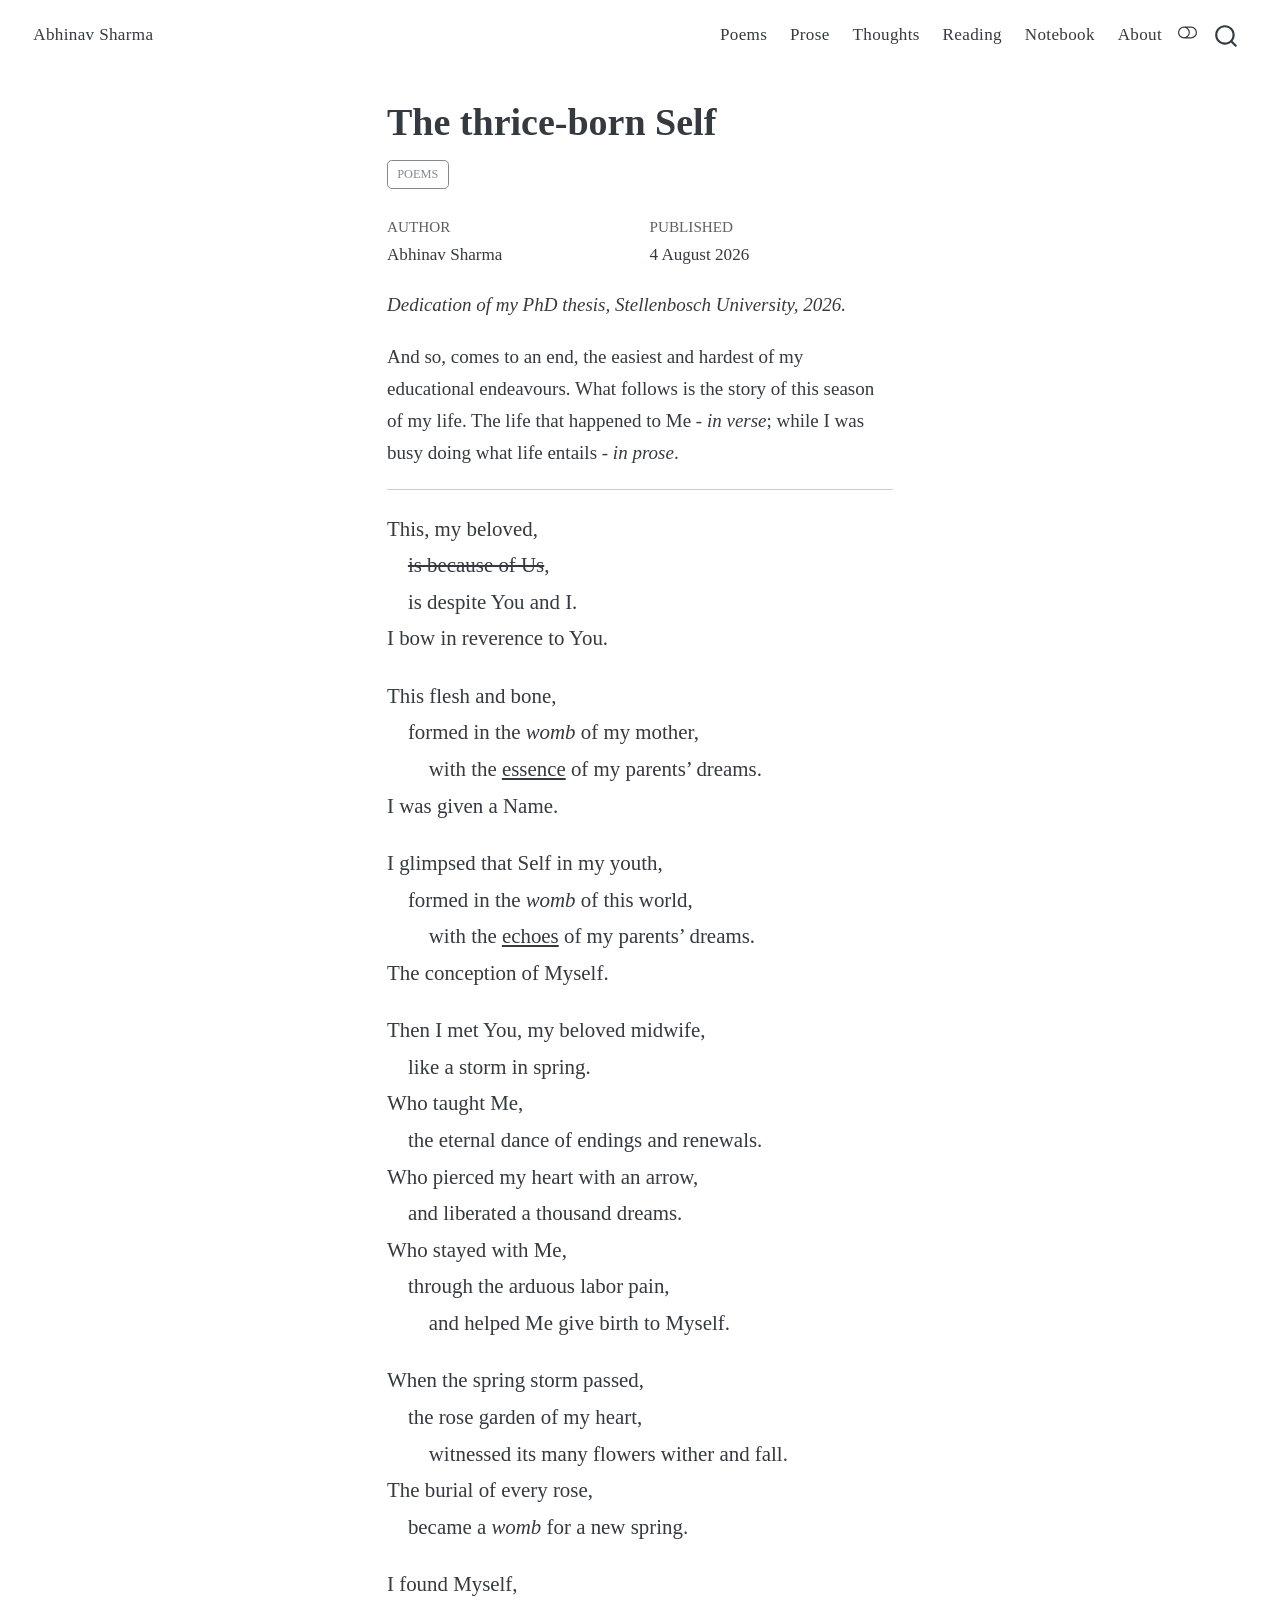
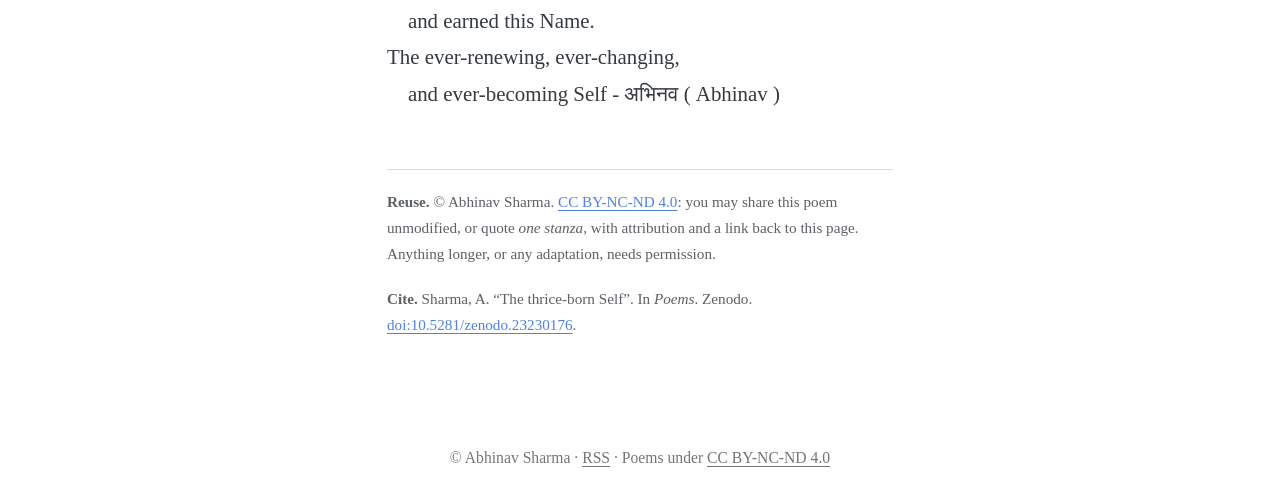
<file: poems/2026-08-04-the-thrice-born-self/index.html>
<!DOCTYPE html>
<html xmlns="http://www.w3.org/1999/xhtml" lang="en-GB" xml:lang="en-GB"><head>

<meta charset="utf-8">
<meta name="generator" content="quarto-1.10.19">

<meta name="viewport" content="width=device-width, initial-scale=1.0, user-scalable=yes">

<meta name="author" content="Abhinav Sharma">
<meta name="dcterms.date" content="2026-08-04">
<meta name="description" content="This, my beloved, / is because of Us,">

<title>The thrice-born Self – Abhinav Sharma</title>
<style>
/* Default styles provided by pandoc.
** See https://pandoc.org/MANUAL.html#variables-for-html for config info.
*/
span.smallcaps{font-variant: small-caps;}
div.columns{display: flex; gap: 1.5em;}
div.column{flex: auto;}
@media screen {
div.columns{gap: min(4vw, 1.5em);}
div.column{overflow-x: auto;}
}
div.hanging-indent{margin-left: 1.5em; text-indent: -1.5em;}
ul.task-list{list-style: none;}
ul.task-list li input[type="checkbox"] {
  width: 0.8em;
  margin: 0 0.8em 0.2em -1em; /* quarto-specific, see https://github.com/quarto-dev/quarto-cli/issues/4556 */ 
  vertical-align: middle;
}
</style>


<script src="../../site_libs/quarto-nav/quarto-nav.js"></script>
<script src="../../site_libs/quarto-nav/headroom.min.js"></script>
<script src="../../site_libs/clipboard/clipboard.min.js"></script>
<script src="../../site_libs/quarto-search/autocomplete.umd.js"></script>
<script src="../../site_libs/quarto-search/fuse.min.js"></script>
<script src="../../site_libs/quarto-search/quarto-search.js"></script>
<meta name="quarto:offset" content="../../">
<script src="../../site_libs/quarto-html/quarto.js" type="module"></script>
<script src="../../site_libs/quarto-html/tabsets/tabsets.js" type="module"></script>
<script src="../../site_libs/quarto-html/popper.min.js"></script>
<script src="../../site_libs/quarto-html/tippy.umd.min.js"></script>
<script src="../../site_libs/quarto-html/anchor.min.js"></script>
<link href="../../site_libs/quarto-html/tippy.css" rel="stylesheet">
<link href="../../site_libs/quarto-html/quarto-syntax-highlighting-bf27225e3a48a9273f3daa8f8e829971.css" rel="stylesheet" class="quarto-color-scheme" id="quarto-text-highlighting-styles">
<link href="../../site_libs/quarto-html/quarto-syntax-highlighting-dark-b626d73c4c936ccc3cb08be7d45d1df6.css" rel="stylesheet" class="quarto-color-scheme quarto-color-alternate" id="quarto-text-highlighting-styles">
<link href="../../site_libs/quarto-html/quarto-syntax-highlighting-bf27225e3a48a9273f3daa8f8e829971.css" rel="stylesheet" class="quarto-color-scheme-extra" id="quarto-text-highlighting-styles">
<script src="../../site_libs/bootstrap/bootstrap.min.js"></script>
<link href="../../site_libs/bootstrap/bootstrap-icons.css" rel="stylesheet">
<link href="../../site_libs/bootstrap/bootstrap-22a3b07e2c35af6b3fd3d8224fc12023.min.css" rel="stylesheet" append-hash="true" class="quarto-color-scheme" id="quarto-bootstrap" data-mode="light">
<link href="../../site_libs/bootstrap/bootstrap-dark-b091a2886ae3e3cff2ab21ae4048b50a.min.css" rel="stylesheet" append-hash="true" class="quarto-color-scheme quarto-color-alternate" id="quarto-bootstrap" data-mode="dark">
<link href="../../site_libs/bootstrap/bootstrap-22a3b07e2c35af6b3fd3d8224fc12023.min.css" rel="stylesheet" append-hash="true" class="quarto-color-scheme-extra" id="quarto-bootstrap" data-mode="light">
<script id="quarto-search-options" type="application/json">{
  "location": "navbar",
  "copy-button": false,
  "collapse-after": 3,
  "panel-placement": "end",
  "type": "overlay",
  "limit": 50,
  "keyboard-shortcut": [
    "f",
    "/",
    "s"
  ],
  "show-item-context": false,
  "language": {
    "search-no-results-text": "No results",
    "search-matching-documents-text": "matching documents",
    "search-copy-link-title": "Copy link to search",
    "search-hide-matches-text": "Hide additional matches",
    "search-more-match-text": "more match in this document",
    "search-more-matches-text": "more matches in this document",
    "search-clear-button-title": "Clear",
    "search-text-placeholder": "",
    "search-detached-cancel-button-title": "Cancel",
    "search-submit-button-title": "Submit",
    "search-label": "Search"
  }
}</script>
<link rel="license" href="https://creativecommons.org/licenses/by-nc-nd/4.0/"><script type="application/ld+json">{"@context":"https://schema.org","@type":"CreativeWork","name":"The thrice-born Self","genre":"poetry","inLanguage":"en","url":"https://abhinavsharma.blog/poems/2026-08-04-the-thrice-born-self/","dateCreated":"2026-08-04","license":"https://creativecommons.org/licenses/by-nc-nd/4.0/","author":{"@type":"Person","name":"Abhinav Sharma","@id":"https://orcid.org/0000-0002-6402-6993","affiliation":{"@type":"CollegeOrUniversity","name":"Stellenbosch University"}},"copyrightHolder":{"@type":"Person","name":"Abhinav Sharma","@id":"https://orcid.org/0000-0002-6402-6993"},"isPartOf":{"@type":"CreativeWork","name":"Poems","sameAs":"https://doi.org/10.5281/zenodo.23230176"}}</script>


<meta property="og:title" content="The thrice-born Self – Abhinav Sharma">
<meta property="og:description" content="This, my beloved, / is because of Us,">
<meta property="og:site_name" content="Abhinav Sharma">
<meta name="twitter:title" content="The thrice-born Self – Abhinav Sharma">
<meta name="twitter:description" content="This, my beloved, / is because of Us,">
<meta name="twitter:card" content="summary">
</head>

<body class="nav-fixed fullcontent quarto-light"><script id="quarto-html-before-body" type="application/javascript">
    const toggleBodyColorMode = (bsSheetEl) => {
      const mode = bsSheetEl.getAttribute("data-mode");
      const bodyEl = window.document.querySelector("body");
      if (mode === "dark") {
        bodyEl.classList.add("quarto-dark");
        bodyEl.classList.remove("quarto-light");
      } else {
        bodyEl.classList.add("quarto-light");
        bodyEl.classList.remove("quarto-dark");
      }
    }
    const toggleBodyColorPrimary = () => {
      const bsSheetEl = window.document.querySelector("link#quarto-bootstrap:not([rel=disabled-stylesheet])");
      if (bsSheetEl) {
        toggleBodyColorMode(bsSheetEl);
      }
    }
    const setColorSchemeToggle = (alternate) => {
      const toggles = window.document.querySelectorAll('.quarto-color-scheme-toggle');
      for (let i=0; i < toggles.length; i++) {
        const toggle = toggles[i];
        if (toggle) {
          if (alternate) {
            toggle.classList.add("alternate");
          } else {
            toggle.classList.remove("alternate");
          }
        }
      }
    };
    const toggleColorMode = (alternate) => {
      // Switch the stylesheets
      const primaryStylesheets = window.document.querySelectorAll('link.quarto-color-scheme:not(.quarto-color-alternate)');
      const alternateStylesheets = window.document.querySelectorAll('link.quarto-color-scheme.quarto-color-alternate');
      manageTransitions('#quarto-margin-sidebar .nav-link', false);
      if (alternate) {
        // note: dark is layered on light, we don't disable primary!
        enableStylesheet(alternateStylesheets);
        for (const sheetNode of alternateStylesheets) {
          if (sheetNode.id === "quarto-bootstrap") {
            toggleBodyColorMode(sheetNode);
          }
        }
      } else {
        disableStylesheet(alternateStylesheets);
        enableStylesheet(primaryStylesheets)
        toggleBodyColorPrimary();
      }
      manageTransitions('#quarto-margin-sidebar .nav-link', true);
      // Switch the toggles
      setColorSchemeToggle(alternate)
      // Hack to workaround the fact that safari doesn't
      // properly recolor the scrollbar when toggling (#1455)
      if (navigator.userAgent.indexOf('Safari') > 0 && navigator.userAgent.indexOf('Chrome') == -1) {
        manageTransitions("body", false);
        window.scrollTo(0, 1);
        setTimeout(() => {
          window.scrollTo(0, 0);
          manageTransitions("body", true);
        }, 40);
      }
    }
    const disableStylesheet = (stylesheets) => {
      for (let i=0; i < stylesheets.length; i++) {
        const stylesheet = stylesheets[i];
        stylesheet.rel = 'disabled-stylesheet';
      }
    }
    const enableStylesheet = (stylesheets) => {
      for (let i=0; i < stylesheets.length; i++) {
        const stylesheet = stylesheets[i];
        if(stylesheet.rel !== 'stylesheet') { // for Chrome, which will still FOUC without this check
          stylesheet.rel = 'stylesheet';
        }
      }
    }
    const manageTransitions = (selector, allowTransitions) => {
      const els = window.document.querySelectorAll(selector);
      for (let i=0; i < els.length; i++) {
        const el = els[i];
        if (allowTransitions) {
          el.classList.remove('notransition');
        } else {
          el.classList.add('notransition');
        }
      }
    }
    const isFileUrl = () => {
      return window.location.protocol === 'file:';
    }
    const hasAlternateSentinel = () => {
      let styleSentinel = getColorSchemeSentinel();
      if (styleSentinel !== null) {
        return styleSentinel === "alternate";
      } else {
        return false;
      }
    }
    const setStyleSentinel = (alternate) => {
      const value = alternate ? "alternate" : "default";
      if (!isFileUrl()) {
        window.localStorage.setItem("quarto-color-scheme", value);
      } else {
        localAlternateSentinel = value;
      }
    }
    const getColorSchemeSentinel = () => {
      if (!isFileUrl()) {
        const storageValue = window.localStorage.getItem("quarto-color-scheme");
        return storageValue != null ? storageValue : localAlternateSentinel;
      } else {
        return localAlternateSentinel;
      }
    }
    const toggleGiscusIfUsed = (isAlternate, darkModeDefault) => {
      const baseTheme = document.querySelector('#giscus-base-theme')?.value ?? 'light';
      const alternateTheme = document.querySelector('#giscus-alt-theme')?.value ?? 'dark';
      let newTheme = '';
      if(authorPrefersDark) {
        newTheme = isAlternate ? baseTheme : alternateTheme;
      } else {
        newTheme = isAlternate ? alternateTheme : baseTheme;
      }
      const changeGiscusTheme = () => {
        // From: https://github.com/giscus/giscus/issues/336
        const sendMessage = (message) => {
          const iframe = document.querySelector('iframe.giscus-frame');
          if (!iframe) return;
          iframe.contentWindow.postMessage({ giscus: message }, 'https://giscus.app');
        }
        sendMessage({
          setConfig: {
            theme: newTheme
          }
        });
      }
      const isGiscussLoaded = window.document.querySelector('iframe.giscus-frame') !== null;
      if (isGiscussLoaded) {
        changeGiscusTheme();
      }
    };
    const authorPrefersDark = false;
    const darkModeDefault = authorPrefersDark;
      document.querySelector('link#quarto-text-highlighting-styles.quarto-color-scheme-extra').rel = 'disabled-stylesheet';
      document.querySelector('link#quarto-bootstrap.quarto-color-scheme-extra').rel = 'disabled-stylesheet';
    let localAlternateSentinel = darkModeDefault ? 'alternate' : 'default';
    // Dark / light mode switch
    window.quartoToggleColorScheme = () => {
      // Read the current dark / light value
      let toAlternate = !hasAlternateSentinel();
      toggleColorMode(toAlternate);
      setStyleSentinel(toAlternate);
      toggleGiscusIfUsed(toAlternate, darkModeDefault);
      window.dispatchEvent(new Event('resize'));
    };
    // Switch to dark mode if need be
    if (hasAlternateSentinel()) {
      toggleColorMode(true);
    } else {
      toggleColorMode(false);
    }
  </script>

<div id="quarto-search-results"></div>
  <header id="quarto-header" class="headroom fixed-top">
    <nav class="navbar navbar-expand-lg " data-bs-theme="dark">
      <div class="navbar-container container-fluid">
      <div class="navbar-brand-container mx-auto">
    <a class="navbar-brand" href="../../index.html">
    <span class="navbar-title">Abhinav Sharma</span>
    </a>
  </div>
            <div id="quarto-search" class="" title="Search"></div>
          <button class="navbar-toggler" type="button" data-bs-toggle="collapse" data-bs-target="#navbarCollapse" aria-controls="navbarCollapse" role="menu" aria-expanded="false" aria-label="Toggle navigation" onclick="if (window.quartoToggleHeadroom) { window.quartoToggleHeadroom(); }">
  <span class="navbar-toggler-icon"></span>
</button>
          <div class="collapse navbar-collapse" id="navbarCollapse">
            <ul class="navbar-nav navbar-nav-scroll ms-auto">
  <li class="nav-item">
    <a class="nav-link" href="../../poems/index.html"> 
<span class="menu-text">Poems</span></a>
  </li>  
  <li class="nav-item">
    <a class="nav-link" href="../../prose/index.html"> 
<span class="menu-text">Prose</span></a>
  </li>  
  <li class="nav-item">
    <a class="nav-link" href="../../thoughts/index.html"> 
<span class="menu-text">Thoughts</span></a>
  </li>  
  <li class="nav-item">
    <a class="nav-link" href="../../reading/index.html"> 
<span class="menu-text">Reading</span></a>
  </li>  
  <li class="nav-item">
    <a class="nav-link" href="../../notebook/index.html"> 
<span class="menu-text">Notebook</span></a>
  </li>  
  <li class="nav-item">
    <a class="nav-link" href="../../about.html"> 
<span class="menu-text">About</span></a>
  </li>  
</ul>
          </div> <!-- /navcollapse -->
            <div class="quarto-navbar-tools">
  <a href="" class="quarto-color-scheme-toggle quarto-navigation-tool  px-1" onclick="window.quartoToggleColorScheme(); return false;" title="Toggle dark mode"><i class="bi"></i></a>
</div>
      </div> <!-- /container-fluid -->
    </nav>
</header>
<!-- content -->
<div id="quarto-content" class="quarto-container page-columns page-rows-contents page-layout-article page-navbar">
<!-- sidebar -->
<!-- margin-sidebar -->
    
<!-- main -->
<main class="content" id="quarto-document-content">


<header id="title-block-header" class="quarto-title-block default">
<div class="quarto-title">
<h1 class="title">The thrice-born Self</h1>
  <div class="quarto-categories">
    <div class="quarto-category">Poems</div>
  </div>
  </div>

<div>
  <div class="description">
    This, my beloved, / is because of Us,
  </div>
</div>


<div class="quarto-title-meta">

    <div>
    <div class="quarto-title-meta-heading">Author</div>
    <div class="quarto-title-meta-contents">
             <p>Abhinav Sharma </p>
          </div>
  </div>
    
    <div>
    <div class="quarto-title-meta-heading">Published</div>
    <div class="quarto-title-meta-contents">
      <p class="date">4 August 2026</p>
    </div>
  </div>
  
    
  </div>
  


</header>


<p><em>Dedication of my PhD thesis, Stellenbosch University, 2026.</em></p>
<p>And so, comes to an end, the easiest and hardest of my educational endeavours. What follows is the story of this season of my life. The life that happened to Me - <em>in verse</em>; while I was busy doing what life entails - <em>in prose</em>.</p>
<hr>
<div id="stanza-1" class="stanza">
<div class="line-block">This, my beloved,<br>
&nbsp;&nbsp;&nbsp;&nbsp;<del>is because of Us</del>,<br>
&nbsp;&nbsp;&nbsp;&nbsp;is despite You and I.<br>
I bow in reverence to You.</div>
<a class="stanza-link" href="#stanza-1" aria-label="Link to this stanza"></a>
</div>
<div id="stanza-2" class="stanza">
<div class="line-block">This flesh and bone,<br>
&nbsp;&nbsp;&nbsp;&nbsp;formed in the <em>womb</em> of my mother,<br>
&nbsp;&nbsp;&nbsp;&nbsp;&nbsp;&nbsp;&nbsp;&nbsp;with the <u>essence</u> of my parents’ dreams.<br>
I was given a Name.</div>
<a class="stanza-link" href="#stanza-2" aria-label="Link to this stanza"></a>
</div>
<div id="stanza-3" class="stanza">
<div class="line-block">I glimpsed that Self in my youth,<br>
&nbsp;&nbsp;&nbsp;&nbsp;formed in the <em>womb</em> of this world,<br>
&nbsp;&nbsp;&nbsp;&nbsp;&nbsp;&nbsp;&nbsp;&nbsp;with the <u>echoes</u> of my parents’ dreams.<br>
The conception of Myself.</div>
<a class="stanza-link" href="#stanza-3" aria-label="Link to this stanza"></a>
</div>
<div id="stanza-4" class="stanza">
<div class="line-block">Then I met You, my beloved midwife,<br>
&nbsp;&nbsp;&nbsp;&nbsp;like a storm in spring.<br>
Who taught Me,<br>
&nbsp;&nbsp;&nbsp;&nbsp;the eternal dance of endings and renewals.<br>
Who pierced my heart with an arrow,<br>
&nbsp;&nbsp;&nbsp;&nbsp;and liberated a thousand dreams.<br>
Who stayed with Me,<br>
&nbsp;&nbsp;&nbsp;&nbsp;through the arduous labor pain,<br>
&nbsp;&nbsp;&nbsp;&nbsp;&nbsp;&nbsp;&nbsp;&nbsp;and helped Me give birth to Myself.</div>
<a class="stanza-link" href="#stanza-4" aria-label="Link to this stanza"></a>
</div>
<div id="stanza-5" class="stanza">
<div class="line-block">When the spring storm passed,<br>
&nbsp;&nbsp;&nbsp;&nbsp;the rose garden of my heart,<br>
&nbsp;&nbsp;&nbsp;&nbsp;&nbsp;&nbsp;&nbsp;&nbsp;witnessed its many flowers wither and fall.<br>
The burial of every rose,<br>
&nbsp;&nbsp;&nbsp;&nbsp;became a <em>womb</em> for a new spring.</div>
<a class="stanza-link" href="#stanza-5" aria-label="Link to this stanza"></a>
</div>
<div id="stanza-6" class="stanza">
<div class="line-block">I found Myself,<br>
&nbsp;&nbsp;&nbsp;&nbsp;and earned this Name.<br>
The ever-renewing, ever-changing,<br>
&nbsp;&nbsp;&nbsp;&nbsp;and ever-becoming Self - अभिनव ( Abhinav )</div>
<a class="stanza-link" href="#stanza-6" aria-label="Link to this stanza"></a>
</div>


<div class="poem-footer" data-author="Abhinav Sharma" data-affiliation="Stellenbosch University" data-doi="10.5281/zenodo.23230176">
<p><strong>Reuse.</strong> © Abhinav Sharma. <a rel="license" href="https://creativecommons.org/licenses/by-nc-nd/4.0/">CC BY-NC-ND 4.0</a>:
you may share this poem unmodified, or quote <em>one stanza</em>, with attribution and a link back to this page.
Anything longer, or any adaptation, needs permission.</p>
<p><strong>Cite.</strong> Sharma, A. “The thrice-born Self”. In <em>Poems</em>. Zenodo. <a href="https://doi.org/10.5281/zenodo.23230176">doi:10.5281/zenodo.23230176</a>.</p>
</div>

</main> <!-- /main -->
<script id="quarto-html-after-body" type="application/javascript">
  window.document.addEventListener("DOMContentLoaded", function (event) {
    // Ensure there is a toggle, if there isn't float one in the top right
    if (window.document.querySelector('.quarto-color-scheme-toggle') === null) {
      const a = window.document.createElement('a');
      a.classList.add('top-right');
      a.classList.add('quarto-color-scheme-toggle');
      a.href = "";
      a.onclick = function() { try { window.quartoToggleColorScheme(); } catch {} return false; };
      const i = window.document.createElement("i");
      i.classList.add('bi');
      a.appendChild(i);
      window.document.body.appendChild(a);
    }
    setColorSchemeToggle(hasAlternateSentinel())
    const icon = "";
    const anchorJS = new window.AnchorJS();
    anchorJS.options = {
      placement: 'right',
      icon: icon
    };
    anchorJS.add('.anchored');
    const isCodeAnnotation = (el) => {
      for (const clz of el.classList) {
        if (clz.startsWith('code-annotation-')) {                     
          return true;
        }
      }
      return false;
    }
    const onCopySuccess = function(e) {
      // button target
      const button = e.trigger;
      // don't keep focus
      button.blur();
      // flash "checked"
      button.classList.add('code-copy-button-checked');
      var currentTitle = button.getAttribute("title");
      button.setAttribute("title", "Copied!");
      let tooltip;
      if (window.bootstrap) {
        button.setAttribute("data-bs-toggle", "tooltip");
        button.setAttribute("data-bs-placement", "left");
        button.setAttribute("data-bs-title", "Copied!");
        tooltip = new bootstrap.Tooltip(button, 
          { trigger: "manual", 
            customClass: "code-copy-button-tooltip",
            offset: [0, -8]});
        tooltip.show();    
      }
      setTimeout(function() {
        if (tooltip) {
          tooltip.hide();
          button.removeAttribute("data-bs-title");
          button.removeAttribute("data-bs-toggle");
          button.removeAttribute("data-bs-placement");
        }
        button.setAttribute("title", currentTitle);
        button.classList.remove('code-copy-button-checked');
      }, 1000);
      // clear code selection
      e.clearSelection();
    }
    const getTextToCopy = function(trigger) {
      const outerScaffold = trigger.parentElement.cloneNode(true);
      const codeEl = outerScaffold.querySelector('code');
      for (const childEl of codeEl.children) {
        if (isCodeAnnotation(childEl)) {
          childEl.remove();
        }
      }
      return codeEl.innerText;
    }
    const clipboard = new window.ClipboardJS('.code-copy-button:not([data-in-quarto-modal])', {
      text: getTextToCopy
    });
    clipboard.on('success', onCopySuccess);
    if (window.document.getElementById('quarto-embedded-source-code-modal')) {
      const clipboardModal = new window.ClipboardJS('.code-copy-button[data-in-quarto-modal]', {
        text: getTextToCopy,
        container: window.document.getElementById('quarto-embedded-source-code-modal')
      });
      clipboardModal.on('success', onCopySuccess);
    }
      var localhostRegex = new RegExp(/^(?:http|https):\/\/localhost\:?[0-9]*\//);
      var mailtoRegex = new RegExp(/^mailto:/);
        var filterRegex = new RegExp("https:\/\/abhinavsharma\.blog");
      var isInternal = (href) => {
          return filterRegex.test(href) || localhostRegex.test(href) || mailtoRegex.test(href);
      }
      // Inspect non-navigation links and adorn them if external
     var links = window.document.querySelectorAll('a[href]:not(.nav-link):not(.navbar-brand):not(.toc-action):not(.sidebar-link):not(.sidebar-item-toggle):not(.pagination-link):not(.no-external):not([aria-hidden]):not(.dropdown-item):not(.quarto-navigation-tool):not(.about-link)');
      for (var i=0; i<links.length; i++) {
        const link = links[i];
        if (!isInternal(link.href)) {
          // undo the damage that might have been done by quarto-nav.js in the case of
          // links that we want to consider external
          if (link.dataset.originalHref !== undefined) {
            link.href = link.dataset.originalHref;
          }
        }
      }
    function tippyHover(el, contentFn, onTriggerFn, onUntriggerFn) {
      const config = {
        allowHTML: true,
        maxWidth: 500,
        delay: 100,
        arrow: false,
        appendTo: function(el) {
            return el.parentElement;
        },
        interactive: true,
        interactiveBorder: 10,
        theme: 'quarto',
        placement: 'bottom-start',
      };
      if (contentFn) {
        config.content = contentFn;
      }
      if (onTriggerFn) {
        config.onTrigger = onTriggerFn;
      }
      if (onUntriggerFn) {
        config.onUntrigger = onUntriggerFn;
      }
      window.tippy(el, config); 
    }
    const noterefs = window.document.querySelectorAll('a[role="doc-noteref"]');
    for (var i=0; i<noterefs.length; i++) {
      const ref = noterefs[i];
      tippyHover(ref, function() {
        // use id or data attribute instead here
        let href = ref.getAttribute('data-footnote-href') || ref.getAttribute('href');
        try { href = new URL(href).hash; } catch {}
        const id = href.replace(/^#\/?/, "");
        const note = window.document.getElementById(id);
        if (note) {
          return note.innerHTML;
        } else {
          return "";
        }
      });
    }
    const xrefs = window.document.querySelectorAll('a.quarto-xref');
    const processXRef = (id, note) => {
      // Strip column container classes
      const stripColumnClz = (el) => {
        el.classList.remove("page-full", "page-columns");
        if (el.children) {
          for (const child of el.children) {
            stripColumnClz(child);
          }
        }
      }
      stripColumnClz(note)
      if (id === null || id.startsWith('sec-')) {
        // Special case sections, only their first couple elements
        const container = document.createElement("div");
        if (note.children && note.children.length > 2) {
          container.appendChild(note.children[0].cloneNode(true));
          for (let i = 1; i < note.children.length; i++) {
            const child = note.children[i];
            if (child.tagName === "P" && child.innerText === "") {
              continue;
            } else {
              container.appendChild(child.cloneNode(true));
              break;
            }
          }
          if (window.Quarto?.typesetMath) {
            window.Quarto.typesetMath(container);
          }
          return container.innerHTML
        } else {
          if (window.Quarto?.typesetMath) {
            window.Quarto.typesetMath(note);
          }
          return note.innerHTML;
        }
      } else {
        // Remove any anchor links if they are present
        const anchorLink = note.querySelector('a.anchorjs-link');
        if (anchorLink) {
          anchorLink.remove();
        }
        if (window.Quarto?.typesetMath) {
          window.Quarto.typesetMath(note);
        }
        if (note.classList.contains("callout")) {
          return note.outerHTML;
        } else {
          return note.innerHTML;
        }
      }
    }
    for (var i=0; i<xrefs.length; i++) {
      const xref = xrefs[i];
      tippyHover(xref, undefined, function(instance) {
        instance.disable();
        let url = xref.getAttribute('href');
        let hash = undefined; 
        if (url.startsWith('#')) {
          hash = url;
        } else {
          try { hash = new URL(url).hash; } catch {}
        }
        if (hash) {
          const id = hash.replace(/^#\/?/, "");
          const note = window.document.getElementById(id);
          if (note !== null) {
            try {
              const html = processXRef(id, note.cloneNode(true));
              instance.setContent(html);
            } finally {
              instance.enable();
              instance.show();
            }
          } else {
            // See if we can fetch this
            fetch(url.split('#')[0])
            .then(res => res.text())
            .then(html => {
              const parser = new DOMParser();
              const htmlDoc = parser.parseFromString(html, "text/html");
              const note = htmlDoc.getElementById(id);
              if (note !== null) {
                const html = processXRef(id, note);
                instance.setContent(html);
              } 
            }).finally(() => {
              instance.enable();
              instance.show();
            });
          }
        } else {
          // See if we can fetch a full url (with no hash to target)
          // This is a special case and we should probably do some content thinning / targeting
          fetch(url)
          .then(res => res.text())
          .then(html => {
            const parser = new DOMParser();
            const htmlDoc = parser.parseFromString(html, "text/html");
            const note = htmlDoc.querySelector('main.content');
            if (note !== null) {
              // This should only happen for chapter cross references
              // (since there is no id in the URL)
              // remove the first header
              if (note.children.length > 0 && note.children[0].tagName === "HEADER") {
                note.children[0].remove();
              }
              const html = processXRef(null, note);
              instance.setContent(html);
            } 
          }).finally(() => {
            instance.enable();
            instance.show();
          });
        }
      }, function(instance) {
      });
    }
        let selectedAnnoteEl;
        const selectorForAnnotation = ( cell, annotation) => {
          let cellAttr = 'data-code-cell="' + cell + '"';
          let lineAttr = 'data-code-annotation="' +  annotation + '"';
          const selector = 'span[' + cellAttr + '][' + lineAttr + ']';
          return selector;
        }
        const selectCodeLines = (annoteEl) => {
          const doc = window.document;
          const targetCell = annoteEl.getAttribute("data-target-cell");
          const targetAnnotation = annoteEl.getAttribute("data-target-annotation");
          const annoteSpan = window.document.querySelector(selectorForAnnotation(targetCell, targetAnnotation));
          const lines = annoteSpan.getAttribute("data-code-lines").split(",");
          const lineIds = lines.map((line) => {
            return targetCell + "-" + line;
          })
          let top = null;
          let height = null;
          let parent = null;
          if (lineIds.length > 0) {
              //compute the position of the single el (top and bottom and make a div)
              const el = window.document.getElementById(lineIds[0]);
              top = el.offsetTop;
              height = el.offsetHeight;
              parent = el.parentElement.parentElement;
            if (lineIds.length > 1) {
              const lastEl = window.document.getElementById(lineIds[lineIds.length - 1]);
              const bottom = lastEl.offsetTop + lastEl.offsetHeight;
              height = bottom - top;
            }
            if (top !== null && height !== null && parent !== null) {
              // cook up a div (if necessary) and position it 
              let div = window.document.getElementById("code-annotation-line-highlight");
              if (div === null) {
                div = window.document.createElement("div");
                div.setAttribute("id", "code-annotation-line-highlight");
                div.style.position = 'absolute';
                parent.appendChild(div);
              }
              div.style.top = top - 2 + "px";
              div.style.height = height + 4 + "px";
              div.style.left = 0;
              let gutterDiv = window.document.getElementById("code-annotation-line-highlight-gutter");
              if (gutterDiv === null) {
                gutterDiv = window.document.createElement("div");
                gutterDiv.setAttribute("id", "code-annotation-line-highlight-gutter");
                gutterDiv.style.position = 'absolute';
                const codeCell = window.document.getElementById(targetCell);
                const gutter = codeCell.querySelector('.code-annotation-gutter');
                gutter.appendChild(gutterDiv);
              }
              gutterDiv.style.top = top - 2 + "px";
              gutterDiv.style.height = height + 4 + "px";
            }
            selectedAnnoteEl = annoteEl;
          }
        };
        const unselectCodeLines = () => {
          const elementsIds = ["code-annotation-line-highlight", "code-annotation-line-highlight-gutter"];
          elementsIds.forEach((elId) => {
            const div = window.document.getElementById(elId);
            if (div) {
              div.remove();
            }
          });
          selectedAnnoteEl = undefined;
        };
          // Handle positioning of the toggle
      window.addEventListener(
        "resize",
        throttle(() => {
          elRect = undefined;
          if (selectedAnnoteEl) {
            selectCodeLines(selectedAnnoteEl);
          }
        }, 10)
      );
      function throttle(fn, ms) {
      let throttle = false;
      let timer;
        return (...args) => {
          if(!throttle) { // first call gets through
              fn.apply(this, args);
              throttle = true;
          } else { // all the others get throttled
              if(timer) clearTimeout(timer); // cancel #2
              timer = setTimeout(() => {
                fn.apply(this, args);
                timer = throttle = false;
              }, ms);
          }
        };
      }
        // Attach click handler to the DT
        const annoteDls = window.document.querySelectorAll('dt[data-target-cell]');
        for (const annoteDlNode of annoteDls) {
          annoteDlNode.addEventListener('click', (event) => {
            const clickedEl = event.target;
            if (clickedEl !== selectedAnnoteEl) {
              unselectCodeLines();
              const activeEl = window.document.querySelector('dt[data-target-cell].code-annotation-active');
              if (activeEl) {
                activeEl.classList.remove('code-annotation-active');
              }
              selectCodeLines(clickedEl);
              clickedEl.classList.add('code-annotation-active');
            } else {
              // Unselect the line
              unselectCodeLines();
              clickedEl.classList.remove('code-annotation-active');
            }
          });
        }
    const findCites = (el) => {
      const parentEl = el.parentElement;
      if (parentEl) {
        const cites = parentEl.dataset.cites;
        if (cites) {
          return {
            el,
            cites: cites.split(' ')
          };
        } else {
          return findCites(el.parentElement)
        }
      } else {
        return undefined;
      }
    };
    var bibliorefs = window.document.querySelectorAll('a[role="doc-biblioref"]');
    for (var i=0; i<bibliorefs.length; i++) {
      const ref = bibliorefs[i];
      const citeInfo = findCites(ref);
      if (citeInfo) {
        tippyHover(citeInfo.el, function() {
          var popup = window.document.createElement('div');
          citeInfo.cites.forEach(function(cite) {
            var citeDiv = window.document.createElement('div');
            citeDiv.classList.add('hanging-indent');
            citeDiv.classList.add('csl-entry');
            var biblioDiv = window.document.getElementById('ref-' + cite);
            if (biblioDiv) {
              citeDiv.innerHTML = biblioDiv.innerHTML;
            }
            popup.appendChild(citeDiv);
          });
          return popup.innerHTML;
        });
      }
    }
  });
  </script>
</div> <!-- /content -->
<footer class="footer">
  <div class="nav-footer">
    <div class="nav-footer-left">
      &nbsp;
    </div>   
    <div class="nav-footer-center">
<p>© Abhinav Sharma · <a href="../../index.xml">RSS</a> · Poems under <a href="https://creativecommons.org/licenses/by-nc-nd/4.0/">CC BY-NC-ND 4.0</a></p>
</div>
    <div class="nav-footer-right">
      &nbsp;
    </div>
  </div>
</footer>
<script src="../../assets/poem.js" defer=""></script>




</body></html>
</file>
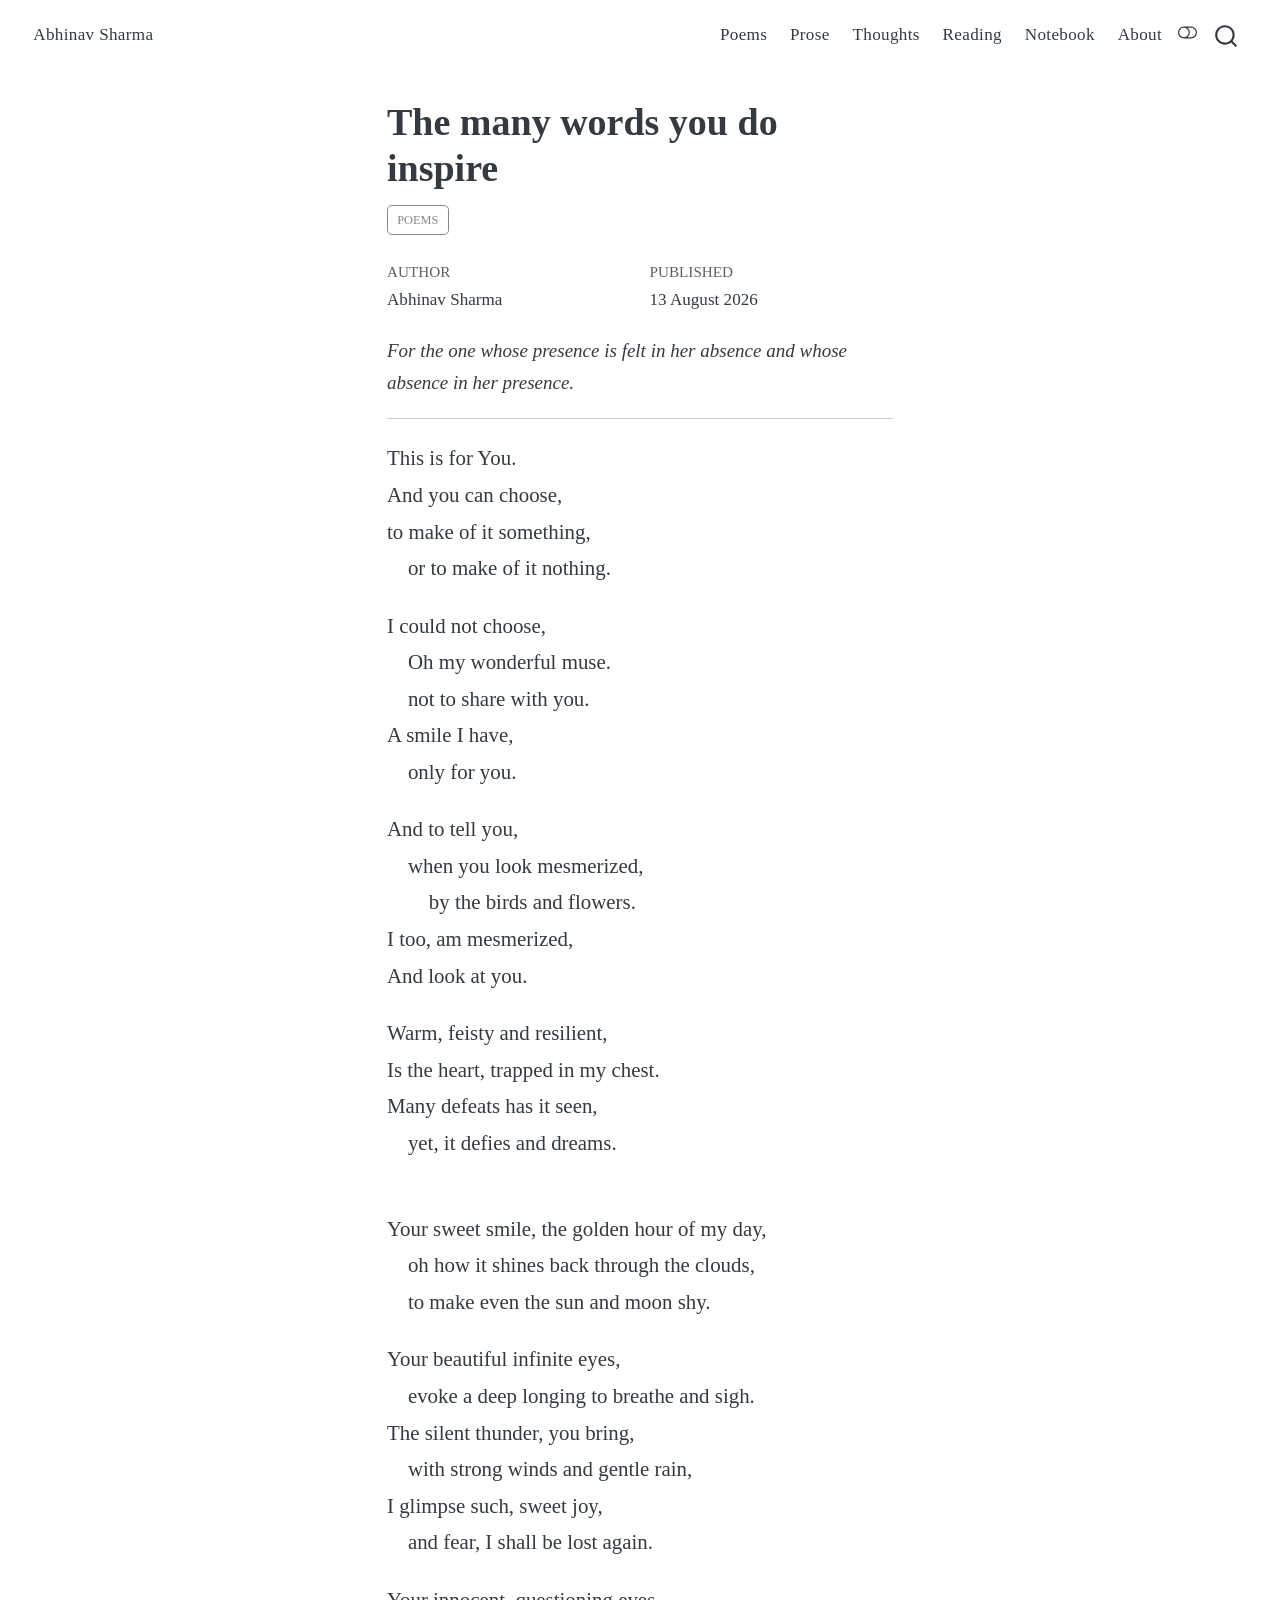
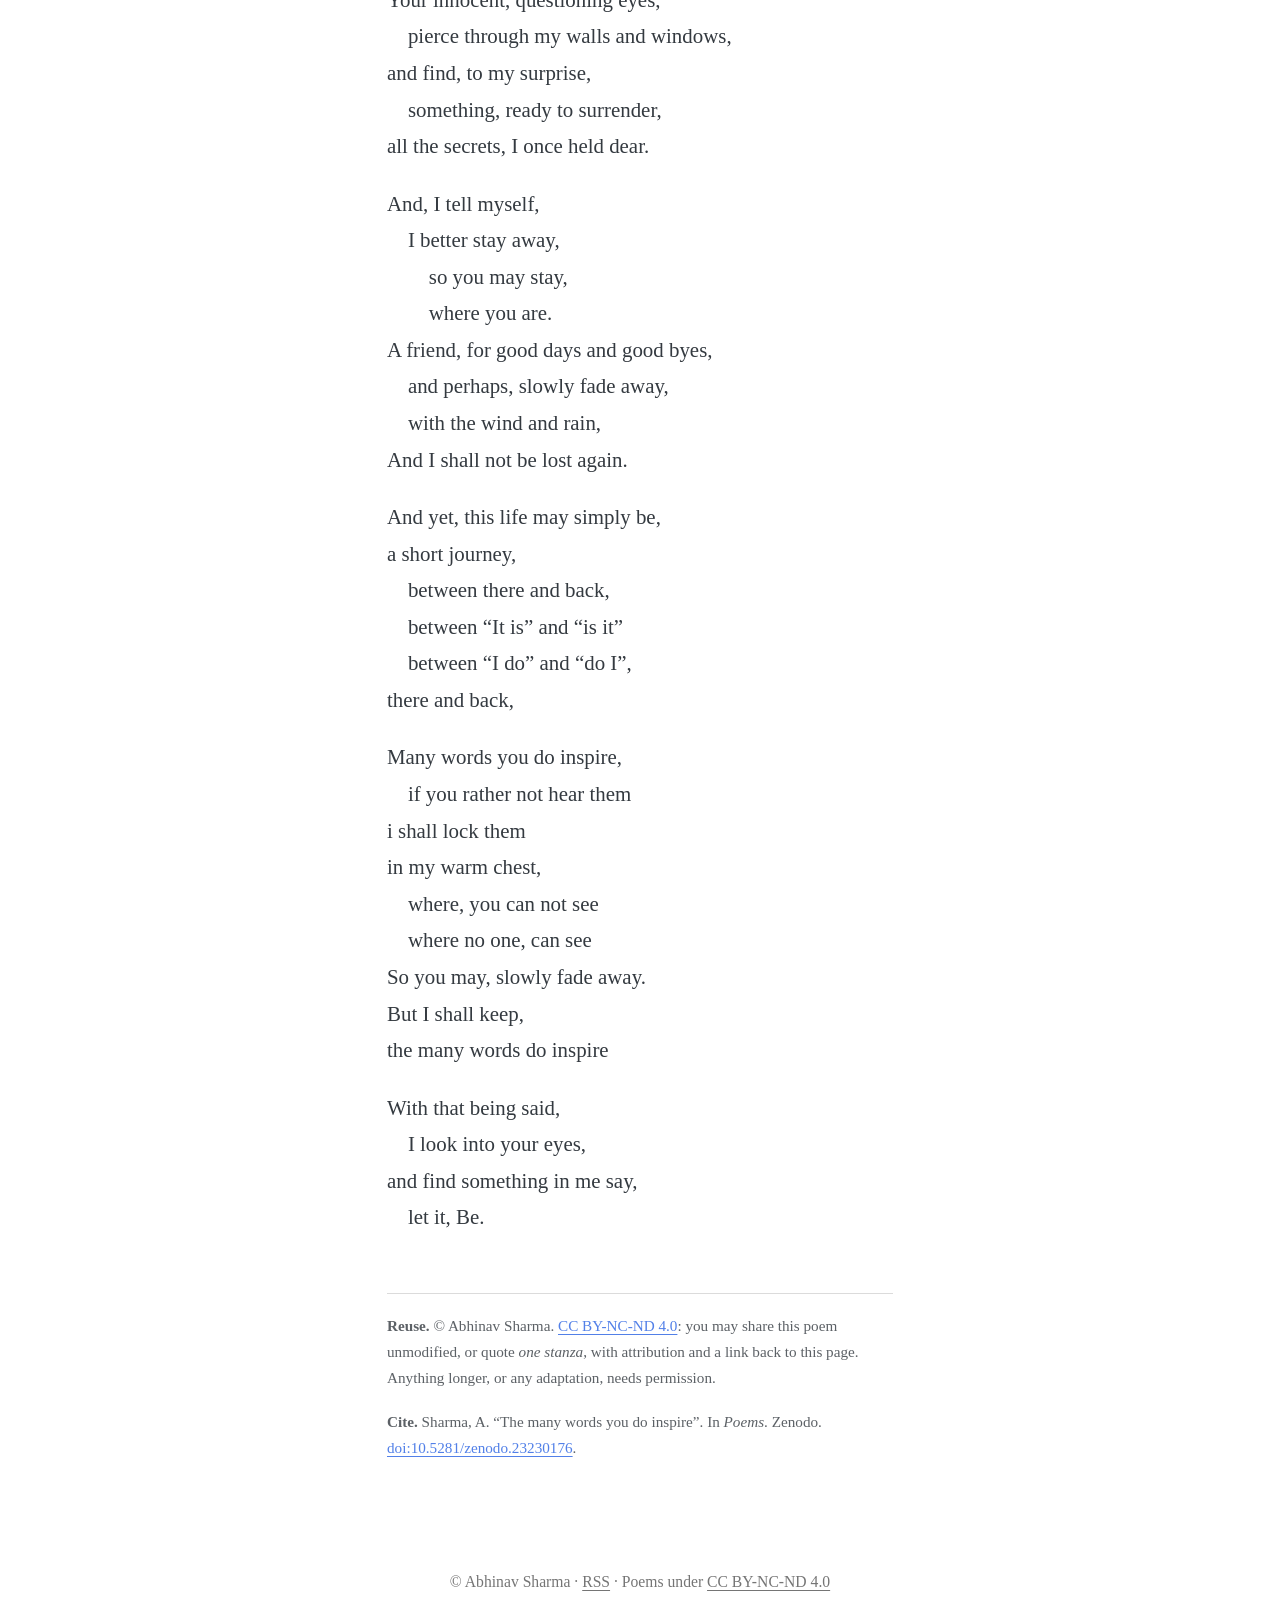
<file: poems/2026-08-13-many-words-you-do-inspire/index.html>
<!DOCTYPE html>
<html xmlns="http://www.w3.org/1999/xhtml" lang="en-GB" xml:lang="en-GB"><head>

<meta charset="utf-8">
<meta name="generator" content="quarto-1.10.19">

<meta name="viewport" content="width=device-width, initial-scale=1.0, user-scalable=yes">

<meta name="author" content="Abhinav Sharma">
<meta name="dcterms.date" content="2026-08-13">
<meta name="description" content="This is for You. / And you can choose,">

<title>The many words you do inspire – Abhinav Sharma</title>
<style>
/* Default styles provided by pandoc.
** See https://pandoc.org/MANUAL.html#variables-for-html for config info.
*/
span.smallcaps{font-variant: small-caps;}
div.columns{display: flex; gap: 1.5em;}
div.column{flex: auto;}
@media screen {
div.columns{gap: min(4vw, 1.5em);}
div.column{overflow-x: auto;}
}
div.hanging-indent{margin-left: 1.5em; text-indent: -1.5em;}
ul.task-list{list-style: none;}
ul.task-list li input[type="checkbox"] {
  width: 0.8em;
  margin: 0 0.8em 0.2em -1em; /* quarto-specific, see https://github.com/quarto-dev/quarto-cli/issues/4556 */ 
  vertical-align: middle;
}
</style>


<script src="../../site_libs/quarto-nav/quarto-nav.js"></script>
<script src="../../site_libs/quarto-nav/headroom.min.js"></script>
<script src="../../site_libs/clipboard/clipboard.min.js"></script>
<script src="../../site_libs/quarto-search/autocomplete.umd.js"></script>
<script src="../../site_libs/quarto-search/fuse.min.js"></script>
<script src="../../site_libs/quarto-search/quarto-search.js"></script>
<meta name="quarto:offset" content="../../">
<script src="../../site_libs/quarto-html/quarto.js" type="module"></script>
<script src="../../site_libs/quarto-html/tabsets/tabsets.js" type="module"></script>
<script src="../../site_libs/quarto-html/popper.min.js"></script>
<script src="../../site_libs/quarto-html/tippy.umd.min.js"></script>
<script src="../../site_libs/quarto-html/anchor.min.js"></script>
<link href="../../site_libs/quarto-html/tippy.css" rel="stylesheet">
<link href="../../site_libs/quarto-html/quarto-syntax-highlighting-bf27225e3a48a9273f3daa8f8e829971.css" rel="stylesheet" class="quarto-color-scheme" id="quarto-text-highlighting-styles">
<link href="../../site_libs/quarto-html/quarto-syntax-highlighting-dark-b626d73c4c936ccc3cb08be7d45d1df6.css" rel="stylesheet" class="quarto-color-scheme quarto-color-alternate" id="quarto-text-highlighting-styles">
<link href="../../site_libs/quarto-html/quarto-syntax-highlighting-bf27225e3a48a9273f3daa8f8e829971.css" rel="stylesheet" class="quarto-color-scheme-extra" id="quarto-text-highlighting-styles">
<script src="../../site_libs/bootstrap/bootstrap.min.js"></script>
<link href="../../site_libs/bootstrap/bootstrap-icons.css" rel="stylesheet">
<link href="../../site_libs/bootstrap/bootstrap-22a3b07e2c35af6b3fd3d8224fc12023.min.css" rel="stylesheet" append-hash="true" class="quarto-color-scheme" id="quarto-bootstrap" data-mode="light">
<link href="../../site_libs/bootstrap/bootstrap-dark-b091a2886ae3e3cff2ab21ae4048b50a.min.css" rel="stylesheet" append-hash="true" class="quarto-color-scheme quarto-color-alternate" id="quarto-bootstrap" data-mode="dark">
<link href="../../site_libs/bootstrap/bootstrap-22a3b07e2c35af6b3fd3d8224fc12023.min.css" rel="stylesheet" append-hash="true" class="quarto-color-scheme-extra" id="quarto-bootstrap" data-mode="light">
<script id="quarto-search-options" type="application/json">{
  "location": "navbar",
  "copy-button": false,
  "collapse-after": 3,
  "panel-placement": "end",
  "type": "overlay",
  "limit": 50,
  "keyboard-shortcut": [
    "f",
    "/",
    "s"
  ],
  "show-item-context": false,
  "language": {
    "search-no-results-text": "No results",
    "search-matching-documents-text": "matching documents",
    "search-copy-link-title": "Copy link to search",
    "search-hide-matches-text": "Hide additional matches",
    "search-more-match-text": "more match in this document",
    "search-more-matches-text": "more matches in this document",
    "search-clear-button-title": "Clear",
    "search-text-placeholder": "",
    "search-detached-cancel-button-title": "Cancel",
    "search-submit-button-title": "Submit",
    "search-label": "Search"
  }
}</script>
<link rel="license" href="https://creativecommons.org/licenses/by-nc-nd/4.0/"><script type="application/ld+json">{"@context":"https://schema.org","@type":"CreativeWork","name":"The many words you do inspire","genre":"poetry","inLanguage":"en","url":"https://abhinavsharma.blog/poems/2026-08-13-many-words-you-do-inspire/","dateCreated":"2026-08-13","license":"https://creativecommons.org/licenses/by-nc-nd/4.0/","author":{"@type":"Person","name":"Abhinav Sharma","@id":"https://orcid.org/0000-0002-6402-6993","affiliation":{"@type":"CollegeOrUniversity","name":"Stellenbosch University"}},"copyrightHolder":{"@type":"Person","name":"Abhinav Sharma","@id":"https://orcid.org/0000-0002-6402-6993"},"isPartOf":{"@type":"CreativeWork","name":"Poems","sameAs":"https://doi.org/10.5281/zenodo.23230176"}}</script>


<meta property="og:title" content="The many words you do inspire – Abhinav Sharma">
<meta property="og:description" content="This is for You. / And you can choose,">
<meta property="og:site_name" content="Abhinav Sharma">
<meta name="twitter:title" content="The many words you do inspire – Abhinav Sharma">
<meta name="twitter:description" content="This is for You. / And you can choose,">
<meta name="twitter:card" content="summary">
</head>

<body class="nav-fixed fullcontent quarto-light"><script id="quarto-html-before-body" type="application/javascript">
    const toggleBodyColorMode = (bsSheetEl) => {
      const mode = bsSheetEl.getAttribute("data-mode");
      const bodyEl = window.document.querySelector("body");
      if (mode === "dark") {
        bodyEl.classList.add("quarto-dark");
        bodyEl.classList.remove("quarto-light");
      } else {
        bodyEl.classList.add("quarto-light");
        bodyEl.classList.remove("quarto-dark");
      }
    }
    const toggleBodyColorPrimary = () => {
      const bsSheetEl = window.document.querySelector("link#quarto-bootstrap:not([rel=disabled-stylesheet])");
      if (bsSheetEl) {
        toggleBodyColorMode(bsSheetEl);
      }
    }
    const setColorSchemeToggle = (alternate) => {
      const toggles = window.document.querySelectorAll('.quarto-color-scheme-toggle');
      for (let i=0; i < toggles.length; i++) {
        const toggle = toggles[i];
        if (toggle) {
          if (alternate) {
            toggle.classList.add("alternate");
          } else {
            toggle.classList.remove("alternate");
          }
        }
      }
    };
    const toggleColorMode = (alternate) => {
      // Switch the stylesheets
      const primaryStylesheets = window.document.querySelectorAll('link.quarto-color-scheme:not(.quarto-color-alternate)');
      const alternateStylesheets = window.document.querySelectorAll('link.quarto-color-scheme.quarto-color-alternate');
      manageTransitions('#quarto-margin-sidebar .nav-link', false);
      if (alternate) {
        // note: dark is layered on light, we don't disable primary!
        enableStylesheet(alternateStylesheets);
        for (const sheetNode of alternateStylesheets) {
          if (sheetNode.id === "quarto-bootstrap") {
            toggleBodyColorMode(sheetNode);
          }
        }
      } else {
        disableStylesheet(alternateStylesheets);
        enableStylesheet(primaryStylesheets)
        toggleBodyColorPrimary();
      }
      manageTransitions('#quarto-margin-sidebar .nav-link', true);
      // Switch the toggles
      setColorSchemeToggle(alternate)
      // Hack to workaround the fact that safari doesn't
      // properly recolor the scrollbar when toggling (#1455)
      if (navigator.userAgent.indexOf('Safari') > 0 && navigator.userAgent.indexOf('Chrome') == -1) {
        manageTransitions("body", false);
        window.scrollTo(0, 1);
        setTimeout(() => {
          window.scrollTo(0, 0);
          manageTransitions("body", true);
        }, 40);
      }
    }
    const disableStylesheet = (stylesheets) => {
      for (let i=0; i < stylesheets.length; i++) {
        const stylesheet = stylesheets[i];
        stylesheet.rel = 'disabled-stylesheet';
      }
    }
    const enableStylesheet = (stylesheets) => {
      for (let i=0; i < stylesheets.length; i++) {
        const stylesheet = stylesheets[i];
        if(stylesheet.rel !== 'stylesheet') { // for Chrome, which will still FOUC without this check
          stylesheet.rel = 'stylesheet';
        }
      }
    }
    const manageTransitions = (selector, allowTransitions) => {
      const els = window.document.querySelectorAll(selector);
      for (let i=0; i < els.length; i++) {
        const el = els[i];
        if (allowTransitions) {
          el.classList.remove('notransition');
        } else {
          el.classList.add('notransition');
        }
      }
    }
    const isFileUrl = () => {
      return window.location.protocol === 'file:';
    }
    const hasAlternateSentinel = () => {
      let styleSentinel = getColorSchemeSentinel();
      if (styleSentinel !== null) {
        return styleSentinel === "alternate";
      } else {
        return false;
      }
    }
    const setStyleSentinel = (alternate) => {
      const value = alternate ? "alternate" : "default";
      if (!isFileUrl()) {
        window.localStorage.setItem("quarto-color-scheme", value);
      } else {
        localAlternateSentinel = value;
      }
    }
    const getColorSchemeSentinel = () => {
      if (!isFileUrl()) {
        const storageValue = window.localStorage.getItem("quarto-color-scheme");
        return storageValue != null ? storageValue : localAlternateSentinel;
      } else {
        return localAlternateSentinel;
      }
    }
    const toggleGiscusIfUsed = (isAlternate, darkModeDefault) => {
      const baseTheme = document.querySelector('#giscus-base-theme')?.value ?? 'light';
      const alternateTheme = document.querySelector('#giscus-alt-theme')?.value ?? 'dark';
      let newTheme = '';
      if(authorPrefersDark) {
        newTheme = isAlternate ? baseTheme : alternateTheme;
      } else {
        newTheme = isAlternate ? alternateTheme : baseTheme;
      }
      const changeGiscusTheme = () => {
        // From: https://github.com/giscus/giscus/issues/336
        const sendMessage = (message) => {
          const iframe = document.querySelector('iframe.giscus-frame');
          if (!iframe) return;
          iframe.contentWindow.postMessage({ giscus: message }, 'https://giscus.app');
        }
        sendMessage({
          setConfig: {
            theme: newTheme
          }
        });
      }
      const isGiscussLoaded = window.document.querySelector('iframe.giscus-frame') !== null;
      if (isGiscussLoaded) {
        changeGiscusTheme();
      }
    };
    const authorPrefersDark = false;
    const darkModeDefault = authorPrefersDark;
      document.querySelector('link#quarto-text-highlighting-styles.quarto-color-scheme-extra').rel = 'disabled-stylesheet';
      document.querySelector('link#quarto-bootstrap.quarto-color-scheme-extra').rel = 'disabled-stylesheet';
    let localAlternateSentinel = darkModeDefault ? 'alternate' : 'default';
    // Dark / light mode switch
    window.quartoToggleColorScheme = () => {
      // Read the current dark / light value
      let toAlternate = !hasAlternateSentinel();
      toggleColorMode(toAlternate);
      setStyleSentinel(toAlternate);
      toggleGiscusIfUsed(toAlternate, darkModeDefault);
      window.dispatchEvent(new Event('resize'));
    };
    // Switch to dark mode if need be
    if (hasAlternateSentinel()) {
      toggleColorMode(true);
    } else {
      toggleColorMode(false);
    }
  </script>

<div id="quarto-search-results"></div>
  <header id="quarto-header" class="headroom fixed-top">
    <nav class="navbar navbar-expand-lg " data-bs-theme="dark">
      <div class="navbar-container container-fluid">
      <div class="navbar-brand-container mx-auto">
    <a class="navbar-brand" href="../../index.html">
    <span class="navbar-title">Abhinav Sharma</span>
    </a>
  </div>
            <div id="quarto-search" class="" title="Search"></div>
          <button class="navbar-toggler" type="button" data-bs-toggle="collapse" data-bs-target="#navbarCollapse" aria-controls="navbarCollapse" role="menu" aria-expanded="false" aria-label="Toggle navigation" onclick="if (window.quartoToggleHeadroom) { window.quartoToggleHeadroom(); }">
  <span class="navbar-toggler-icon"></span>
</button>
          <div class="collapse navbar-collapse" id="navbarCollapse">
            <ul class="navbar-nav navbar-nav-scroll ms-auto">
  <li class="nav-item">
    <a class="nav-link" href="../../poems/index.html"> 
<span class="menu-text">Poems</span></a>
  </li>  
  <li class="nav-item">
    <a class="nav-link" href="../../prose/index.html"> 
<span class="menu-text">Prose</span></a>
  </li>  
  <li class="nav-item">
    <a class="nav-link" href="../../thoughts/index.html"> 
<span class="menu-text">Thoughts</span></a>
  </li>  
  <li class="nav-item">
    <a class="nav-link" href="../../reading/index.html"> 
<span class="menu-text">Reading</span></a>
  </li>  
  <li class="nav-item">
    <a class="nav-link" href="../../notebook/index.html"> 
<span class="menu-text">Notebook</span></a>
  </li>  
  <li class="nav-item">
    <a class="nav-link" href="../../about.html"> 
<span class="menu-text">About</span></a>
  </li>  
</ul>
          </div> <!-- /navcollapse -->
            <div class="quarto-navbar-tools">
  <a href="" class="quarto-color-scheme-toggle quarto-navigation-tool  px-1" onclick="window.quartoToggleColorScheme(); return false;" title="Toggle dark mode"><i class="bi"></i></a>
</div>
      </div> <!-- /container-fluid -->
    </nav>
</header>
<!-- content -->
<div id="quarto-content" class="quarto-container page-columns page-rows-contents page-layout-article page-navbar">
<!-- sidebar -->
<!-- margin-sidebar -->
    
<!-- main -->
<main class="content" id="quarto-document-content">


<header id="title-block-header" class="quarto-title-block default">
<div class="quarto-title">
<h1 class="title">The many words you do inspire</h1>
  <div class="quarto-categories">
    <div class="quarto-category">Poems</div>
  </div>
  </div>

<div>
  <div class="description">
    This is for You. / And you can choose,
  </div>
</div>


<div class="quarto-title-meta">

    <div>
    <div class="quarto-title-meta-heading">Author</div>
    <div class="quarto-title-meta-contents">
             <p>Abhinav Sharma </p>
          </div>
  </div>
    
    <div>
    <div class="quarto-title-meta-heading">Published</div>
    <div class="quarto-title-meta-contents">
      <p class="date">13 August 2026</p>
    </div>
  </div>
  
    
  </div>
  


</header>


<p><em>For the one whose presence is felt in her absence and whose absence in her presence.</em></p>
<hr>
<div id="stanza-1" class="stanza">
<div class="line-block">This is for You.<br>
And you can choose,<br>
to make of it something,<br>
&nbsp;&nbsp;&nbsp;&nbsp;or to make of it nothing.</div>
<a class="stanza-link" href="#stanza-1" aria-label="Link to this stanza"></a>
</div>
<div id="stanza-2" class="stanza">
<div class="line-block">I could not choose,<br>
&nbsp;&nbsp;&nbsp;&nbsp;Oh my wonderful muse.<br>
&nbsp;&nbsp;&nbsp;&nbsp;not to share with you.<br>
A smile I have,<br>
&nbsp;&nbsp;&nbsp;&nbsp;only for you.</div>
<a class="stanza-link" href="#stanza-2" aria-label="Link to this stanza"></a>
</div>
<div id="stanza-3" class="stanza">
<div class="line-block">And to tell you,<br>
&nbsp;&nbsp;&nbsp;&nbsp;when you look mesmerized,<br>
&nbsp;&nbsp;&nbsp;&nbsp;&nbsp;&nbsp;&nbsp;&nbsp;by the birds and flowers.<br>
I too, am mesmerized,<br>
And look at you.</div>
<a class="stanza-link" href="#stanza-3" aria-label="Link to this stanza"></a>
</div>
<div id="stanza-4" class="stanza">
<div class="line-block">Warm, feisty and resilient,<br>
Is the heart, trapped in my chest.<br>
Many defeats has it seen,<br>
&nbsp;&nbsp;&nbsp;&nbsp;yet, it defies and dreams.</div>
<a class="stanza-link" href="#stanza-4" aria-label="Link to this stanza"></a>
</div>
<div id="stanza-5" class="stanza-gap stanza">
<div class="line-block">Your sweet smile, the golden hour of my day,<br>
&nbsp;&nbsp;&nbsp;&nbsp;oh how it shines back through the clouds,<br>
&nbsp;&nbsp;&nbsp;&nbsp;to make even the sun and moon shy.</div>
<a class="stanza-link" href="#stanza-5" aria-label="Link to this stanza"></a>
</div>
<div id="stanza-6" class="stanza">
<div class="line-block">Your beautiful infinite eyes,<br>
&nbsp;&nbsp;&nbsp;&nbsp;evoke a deep longing to breathe and sigh.<br>
The silent thunder, you bring,<br>
&nbsp;&nbsp;&nbsp;&nbsp;with strong winds and gentle rain,<br>
I glimpse such, sweet joy,<br>
&nbsp;&nbsp;&nbsp;&nbsp;and fear, I shall be lost again.</div>
<a class="stanza-link" href="#stanza-6" aria-label="Link to this stanza"></a>
</div>
<div id="stanza-7" class="stanza">
<div class="line-block">Your innocent, questioning eyes,<br>
&nbsp;&nbsp;&nbsp;&nbsp;pierce through my walls and windows,<br>
and find, to my surprise,<br>
&nbsp;&nbsp;&nbsp;&nbsp;something, ready to surrender,<br>
all the secrets, I once held dear.</div>
<a class="stanza-link" href="#stanza-7" aria-label="Link to this stanza"></a>
</div>
<div id="stanza-8" class="stanza">
<div class="line-block">And, I tell myself,<br>
&nbsp;&nbsp;&nbsp;&nbsp;I better stay away,<br>
&nbsp;&nbsp;&nbsp;&nbsp;&nbsp;&nbsp;&nbsp;&nbsp;so you may stay,<br>
&nbsp;&nbsp;&nbsp;&nbsp;&nbsp;&nbsp;&nbsp;&nbsp;where you are.<br>
A friend, for good days and good byes,<br>
&nbsp;&nbsp;&nbsp;&nbsp;and perhaps, slowly fade away,<br>
&nbsp;&nbsp;&nbsp;&nbsp;with the wind and rain,<br>
And I shall not be lost again.</div>
<a class="stanza-link" href="#stanza-8" aria-label="Link to this stanza"></a>
</div>
<div id="stanza-9" class="stanza">
<div class="line-block">And yet, this life may simply be,<br>
a short journey,<br>
&nbsp;&nbsp;&nbsp;&nbsp;between there and back,<br>
&nbsp;&nbsp;&nbsp;&nbsp;between “It is” and “is it”<br>
&nbsp;&nbsp;&nbsp;&nbsp;between “I do” and “do I”,<br>
there and back,</div>
<a class="stanza-link" href="#stanza-9" aria-label="Link to this stanza"></a>
</div>
<div id="stanza-10" class="stanza">
<div class="line-block">Many words you do inspire,<br>
&nbsp;&nbsp;&nbsp;&nbsp;if you rather not hear them<br>
i shall lock them<br>
in my warm chest,<br>
&nbsp;&nbsp;&nbsp;&nbsp;where, you can not see<br>
&nbsp;&nbsp;&nbsp;&nbsp;where no one, can see<br>
So you may, slowly fade away.<br>
But I shall keep,<br>
the many words do inspire</div>
<a class="stanza-link" href="#stanza-10" aria-label="Link to this stanza"></a>
</div>
<div id="stanza-11" class="stanza">
<div class="line-block">With that being said,<br>
&nbsp;&nbsp;&nbsp;&nbsp;I look into your eyes,<br>
and find something in me say,<br>
&nbsp;&nbsp;&nbsp;&nbsp;let it, Be.</div>
<a class="stanza-link" href="#stanza-11" aria-label="Link to this stanza"></a>
</div>


<div class="poem-footer" data-author="Abhinav Sharma" data-affiliation="Stellenbosch University" data-doi="10.5281/zenodo.23230176">
<p><strong>Reuse.</strong> © Abhinav Sharma. <a rel="license" href="https://creativecommons.org/licenses/by-nc-nd/4.0/">CC BY-NC-ND 4.0</a>:
you may share this poem unmodified, or quote <em>one stanza</em>, with attribution and a link back to this page.
Anything longer, or any adaptation, needs permission.</p>
<p><strong>Cite.</strong> Sharma, A. “The many words you do inspire”. In <em>Poems</em>. Zenodo. <a href="https://doi.org/10.5281/zenodo.23230176">doi:10.5281/zenodo.23230176</a>.</p>
</div>

</main> <!-- /main -->
<script id="quarto-html-after-body" type="application/javascript">
  window.document.addEventListener("DOMContentLoaded", function (event) {
    // Ensure there is a toggle, if there isn't float one in the top right
    if (window.document.querySelector('.quarto-color-scheme-toggle') === null) {
      const a = window.document.createElement('a');
      a.classList.add('top-right');
      a.classList.add('quarto-color-scheme-toggle');
      a.href = "";
      a.onclick = function() { try { window.quartoToggleColorScheme(); } catch {} return false; };
      const i = window.document.createElement("i");
      i.classList.add('bi');
      a.appendChild(i);
      window.document.body.appendChild(a);
    }
    setColorSchemeToggle(hasAlternateSentinel())
    const icon = "";
    const anchorJS = new window.AnchorJS();
    anchorJS.options = {
      placement: 'right',
      icon: icon
    };
    anchorJS.add('.anchored');
    const isCodeAnnotation = (el) => {
      for (const clz of el.classList) {
        if (clz.startsWith('code-annotation-')) {                     
          return true;
        }
      }
      return false;
    }
    const onCopySuccess = function(e) {
      // button target
      const button = e.trigger;
      // don't keep focus
      button.blur();
      // flash "checked"
      button.classList.add('code-copy-button-checked');
      var currentTitle = button.getAttribute("title");
      button.setAttribute("title", "Copied!");
      let tooltip;
      if (window.bootstrap) {
        button.setAttribute("data-bs-toggle", "tooltip");
        button.setAttribute("data-bs-placement", "left");
        button.setAttribute("data-bs-title", "Copied!");
        tooltip = new bootstrap.Tooltip(button, 
          { trigger: "manual", 
            customClass: "code-copy-button-tooltip",
            offset: [0, -8]});
        tooltip.show();    
      }
      setTimeout(function() {
        if (tooltip) {
          tooltip.hide();
          button.removeAttribute("data-bs-title");
          button.removeAttribute("data-bs-toggle");
          button.removeAttribute("data-bs-placement");
        }
        button.setAttribute("title", currentTitle);
        button.classList.remove('code-copy-button-checked');
      }, 1000);
      // clear code selection
      e.clearSelection();
    }
    const getTextToCopy = function(trigger) {
      const outerScaffold = trigger.parentElement.cloneNode(true);
      const codeEl = outerScaffold.querySelector('code');
      for (const childEl of codeEl.children) {
        if (isCodeAnnotation(childEl)) {
          childEl.remove();
        }
      }
      return codeEl.innerText;
    }
    const clipboard = new window.ClipboardJS('.code-copy-button:not([data-in-quarto-modal])', {
      text: getTextToCopy
    });
    clipboard.on('success', onCopySuccess);
    if (window.document.getElementById('quarto-embedded-source-code-modal')) {
      const clipboardModal = new window.ClipboardJS('.code-copy-button[data-in-quarto-modal]', {
        text: getTextToCopy,
        container: window.document.getElementById('quarto-embedded-source-code-modal')
      });
      clipboardModal.on('success', onCopySuccess);
    }
      var localhostRegex = new RegExp(/^(?:http|https):\/\/localhost\:?[0-9]*\//);
      var mailtoRegex = new RegExp(/^mailto:/);
        var filterRegex = new RegExp("https:\/\/abhinavsharma\.blog");
      var isInternal = (href) => {
          return filterRegex.test(href) || localhostRegex.test(href) || mailtoRegex.test(href);
      }
      // Inspect non-navigation links and adorn them if external
     var links = window.document.querySelectorAll('a[href]:not(.nav-link):not(.navbar-brand):not(.toc-action):not(.sidebar-link):not(.sidebar-item-toggle):not(.pagination-link):not(.no-external):not([aria-hidden]):not(.dropdown-item):not(.quarto-navigation-tool):not(.about-link)');
      for (var i=0; i<links.length; i++) {
        const link = links[i];
        if (!isInternal(link.href)) {
          // undo the damage that might have been done by quarto-nav.js in the case of
          // links that we want to consider external
          if (link.dataset.originalHref !== undefined) {
            link.href = link.dataset.originalHref;
          }
        }
      }
    function tippyHover(el, contentFn, onTriggerFn, onUntriggerFn) {
      const config = {
        allowHTML: true,
        maxWidth: 500,
        delay: 100,
        arrow: false,
        appendTo: function(el) {
            return el.parentElement;
        },
        interactive: true,
        interactiveBorder: 10,
        theme: 'quarto',
        placement: 'bottom-start',
      };
      if (contentFn) {
        config.content = contentFn;
      }
      if (onTriggerFn) {
        config.onTrigger = onTriggerFn;
      }
      if (onUntriggerFn) {
        config.onUntrigger = onUntriggerFn;
      }
      window.tippy(el, config); 
    }
    const noterefs = window.document.querySelectorAll('a[role="doc-noteref"]');
    for (var i=0; i<noterefs.length; i++) {
      const ref = noterefs[i];
      tippyHover(ref, function() {
        // use id or data attribute instead here
        let href = ref.getAttribute('data-footnote-href') || ref.getAttribute('href');
        try { href = new URL(href).hash; } catch {}
        const id = href.replace(/^#\/?/, "");
        const note = window.document.getElementById(id);
        if (note) {
          return note.innerHTML;
        } else {
          return "";
        }
      });
    }
    const xrefs = window.document.querySelectorAll('a.quarto-xref');
    const processXRef = (id, note) => {
      // Strip column container classes
      const stripColumnClz = (el) => {
        el.classList.remove("page-full", "page-columns");
        if (el.children) {
          for (const child of el.children) {
            stripColumnClz(child);
          }
        }
      }
      stripColumnClz(note)
      if (id === null || id.startsWith('sec-')) {
        // Special case sections, only their first couple elements
        const container = document.createElement("div");
        if (note.children && note.children.length > 2) {
          container.appendChild(note.children[0].cloneNode(true));
          for (let i = 1; i < note.children.length; i++) {
            const child = note.children[i];
            if (child.tagName === "P" && child.innerText === "") {
              continue;
            } else {
              container.appendChild(child.cloneNode(true));
              break;
            }
          }
          if (window.Quarto?.typesetMath) {
            window.Quarto.typesetMath(container);
          }
          return container.innerHTML
        } else {
          if (window.Quarto?.typesetMath) {
            window.Quarto.typesetMath(note);
          }
          return note.innerHTML;
        }
      } else {
        // Remove any anchor links if they are present
        const anchorLink = note.querySelector('a.anchorjs-link');
        if (anchorLink) {
          anchorLink.remove();
        }
        if (window.Quarto?.typesetMath) {
          window.Quarto.typesetMath(note);
        }
        if (note.classList.contains("callout")) {
          return note.outerHTML;
        } else {
          return note.innerHTML;
        }
      }
    }
    for (var i=0; i<xrefs.length; i++) {
      const xref = xrefs[i];
      tippyHover(xref, undefined, function(instance) {
        instance.disable();
        let url = xref.getAttribute('href');
        let hash = undefined; 
        if (url.startsWith('#')) {
          hash = url;
        } else {
          try { hash = new URL(url).hash; } catch {}
        }
        if (hash) {
          const id = hash.replace(/^#\/?/, "");
          const note = window.document.getElementById(id);
          if (note !== null) {
            try {
              const html = processXRef(id, note.cloneNode(true));
              instance.setContent(html);
            } finally {
              instance.enable();
              instance.show();
            }
          } else {
            // See if we can fetch this
            fetch(url.split('#')[0])
            .then(res => res.text())
            .then(html => {
              const parser = new DOMParser();
              const htmlDoc = parser.parseFromString(html, "text/html");
              const note = htmlDoc.getElementById(id);
              if (note !== null) {
                const html = processXRef(id, note);
                instance.setContent(html);
              } 
            }).finally(() => {
              instance.enable();
              instance.show();
            });
          }
        } else {
          // See if we can fetch a full url (with no hash to target)
          // This is a special case and we should probably do some content thinning / targeting
          fetch(url)
          .then(res => res.text())
          .then(html => {
            const parser = new DOMParser();
            const htmlDoc = parser.parseFromString(html, "text/html");
            const note = htmlDoc.querySelector('main.content');
            if (note !== null) {
              // This should only happen for chapter cross references
              // (since there is no id in the URL)
              // remove the first header
              if (note.children.length > 0 && note.children[0].tagName === "HEADER") {
                note.children[0].remove();
              }
              const html = processXRef(null, note);
              instance.setContent(html);
            } 
          }).finally(() => {
            instance.enable();
            instance.show();
          });
        }
      }, function(instance) {
      });
    }
        let selectedAnnoteEl;
        const selectorForAnnotation = ( cell, annotation) => {
          let cellAttr = 'data-code-cell="' + cell + '"';
          let lineAttr = 'data-code-annotation="' +  annotation + '"';
          const selector = 'span[' + cellAttr + '][' + lineAttr + ']';
          return selector;
        }
        const selectCodeLines = (annoteEl) => {
          const doc = window.document;
          const targetCell = annoteEl.getAttribute("data-target-cell");
          const targetAnnotation = annoteEl.getAttribute("data-target-annotation");
          const annoteSpan = window.document.querySelector(selectorForAnnotation(targetCell, targetAnnotation));
          const lines = annoteSpan.getAttribute("data-code-lines").split(",");
          const lineIds = lines.map((line) => {
            return targetCell + "-" + line;
          })
          let top = null;
          let height = null;
          let parent = null;
          if (lineIds.length > 0) {
              //compute the position of the single el (top and bottom and make a div)
              const el = window.document.getElementById(lineIds[0]);
              top = el.offsetTop;
              height = el.offsetHeight;
              parent = el.parentElement.parentElement;
            if (lineIds.length > 1) {
              const lastEl = window.document.getElementById(lineIds[lineIds.length - 1]);
              const bottom = lastEl.offsetTop + lastEl.offsetHeight;
              height = bottom - top;
            }
            if (top !== null && height !== null && parent !== null) {
              // cook up a div (if necessary) and position it 
              let div = window.document.getElementById("code-annotation-line-highlight");
              if (div === null) {
                div = window.document.createElement("div");
                div.setAttribute("id", "code-annotation-line-highlight");
                div.style.position = 'absolute';
                parent.appendChild(div);
              }
              div.style.top = top - 2 + "px";
              div.style.height = height + 4 + "px";
              div.style.left = 0;
              let gutterDiv = window.document.getElementById("code-annotation-line-highlight-gutter");
              if (gutterDiv === null) {
                gutterDiv = window.document.createElement("div");
                gutterDiv.setAttribute("id", "code-annotation-line-highlight-gutter");
                gutterDiv.style.position = 'absolute';
                const codeCell = window.document.getElementById(targetCell);
                const gutter = codeCell.querySelector('.code-annotation-gutter');
                gutter.appendChild(gutterDiv);
              }
              gutterDiv.style.top = top - 2 + "px";
              gutterDiv.style.height = height + 4 + "px";
            }
            selectedAnnoteEl = annoteEl;
          }
        };
        const unselectCodeLines = () => {
          const elementsIds = ["code-annotation-line-highlight", "code-annotation-line-highlight-gutter"];
          elementsIds.forEach((elId) => {
            const div = window.document.getElementById(elId);
            if (div) {
              div.remove();
            }
          });
          selectedAnnoteEl = undefined;
        };
          // Handle positioning of the toggle
      window.addEventListener(
        "resize",
        throttle(() => {
          elRect = undefined;
          if (selectedAnnoteEl) {
            selectCodeLines(selectedAnnoteEl);
          }
        }, 10)
      );
      function throttle(fn, ms) {
      let throttle = false;
      let timer;
        return (...args) => {
          if(!throttle) { // first call gets through
              fn.apply(this, args);
              throttle = true;
          } else { // all the others get throttled
              if(timer) clearTimeout(timer); // cancel #2
              timer = setTimeout(() => {
                fn.apply(this, args);
                timer = throttle = false;
              }, ms);
          }
        };
      }
        // Attach click handler to the DT
        const annoteDls = window.document.querySelectorAll('dt[data-target-cell]');
        for (const annoteDlNode of annoteDls) {
          annoteDlNode.addEventListener('click', (event) => {
            const clickedEl = event.target;
            if (clickedEl !== selectedAnnoteEl) {
              unselectCodeLines();
              const activeEl = window.document.querySelector('dt[data-target-cell].code-annotation-active');
              if (activeEl) {
                activeEl.classList.remove('code-annotation-active');
              }
              selectCodeLines(clickedEl);
              clickedEl.classList.add('code-annotation-active');
            } else {
              // Unselect the line
              unselectCodeLines();
              clickedEl.classList.remove('code-annotation-active');
            }
          });
        }
    const findCites = (el) => {
      const parentEl = el.parentElement;
      if (parentEl) {
        const cites = parentEl.dataset.cites;
        if (cites) {
          return {
            el,
            cites: cites.split(' ')
          };
        } else {
          return findCites(el.parentElement)
        }
      } else {
        return undefined;
      }
    };
    var bibliorefs = window.document.querySelectorAll('a[role="doc-biblioref"]');
    for (var i=0; i<bibliorefs.length; i++) {
      const ref = bibliorefs[i];
      const citeInfo = findCites(ref);
      if (citeInfo) {
        tippyHover(citeInfo.el, function() {
          var popup = window.document.createElement('div');
          citeInfo.cites.forEach(function(cite) {
            var citeDiv = window.document.createElement('div');
            citeDiv.classList.add('hanging-indent');
            citeDiv.classList.add('csl-entry');
            var biblioDiv = window.document.getElementById('ref-' + cite);
            if (biblioDiv) {
              citeDiv.innerHTML = biblioDiv.innerHTML;
            }
            popup.appendChild(citeDiv);
          });
          return popup.innerHTML;
        });
      }
    }
  });
  </script>
</div> <!-- /content -->
<footer class="footer">
  <div class="nav-footer">
    <div class="nav-footer-left">
      &nbsp;
    </div>   
    <div class="nav-footer-center">
<p>© Abhinav Sharma · <a href="../../index.xml">RSS</a> · Poems under <a href="https://creativecommons.org/licenses/by-nc-nd/4.0/">CC BY-NC-ND 4.0</a></p>
</div>
    <div class="nav-footer-right">
      &nbsp;
    </div>
  </div>
</footer>
<script src="../../assets/poem.js" defer=""></script>




</body></html>
</file>
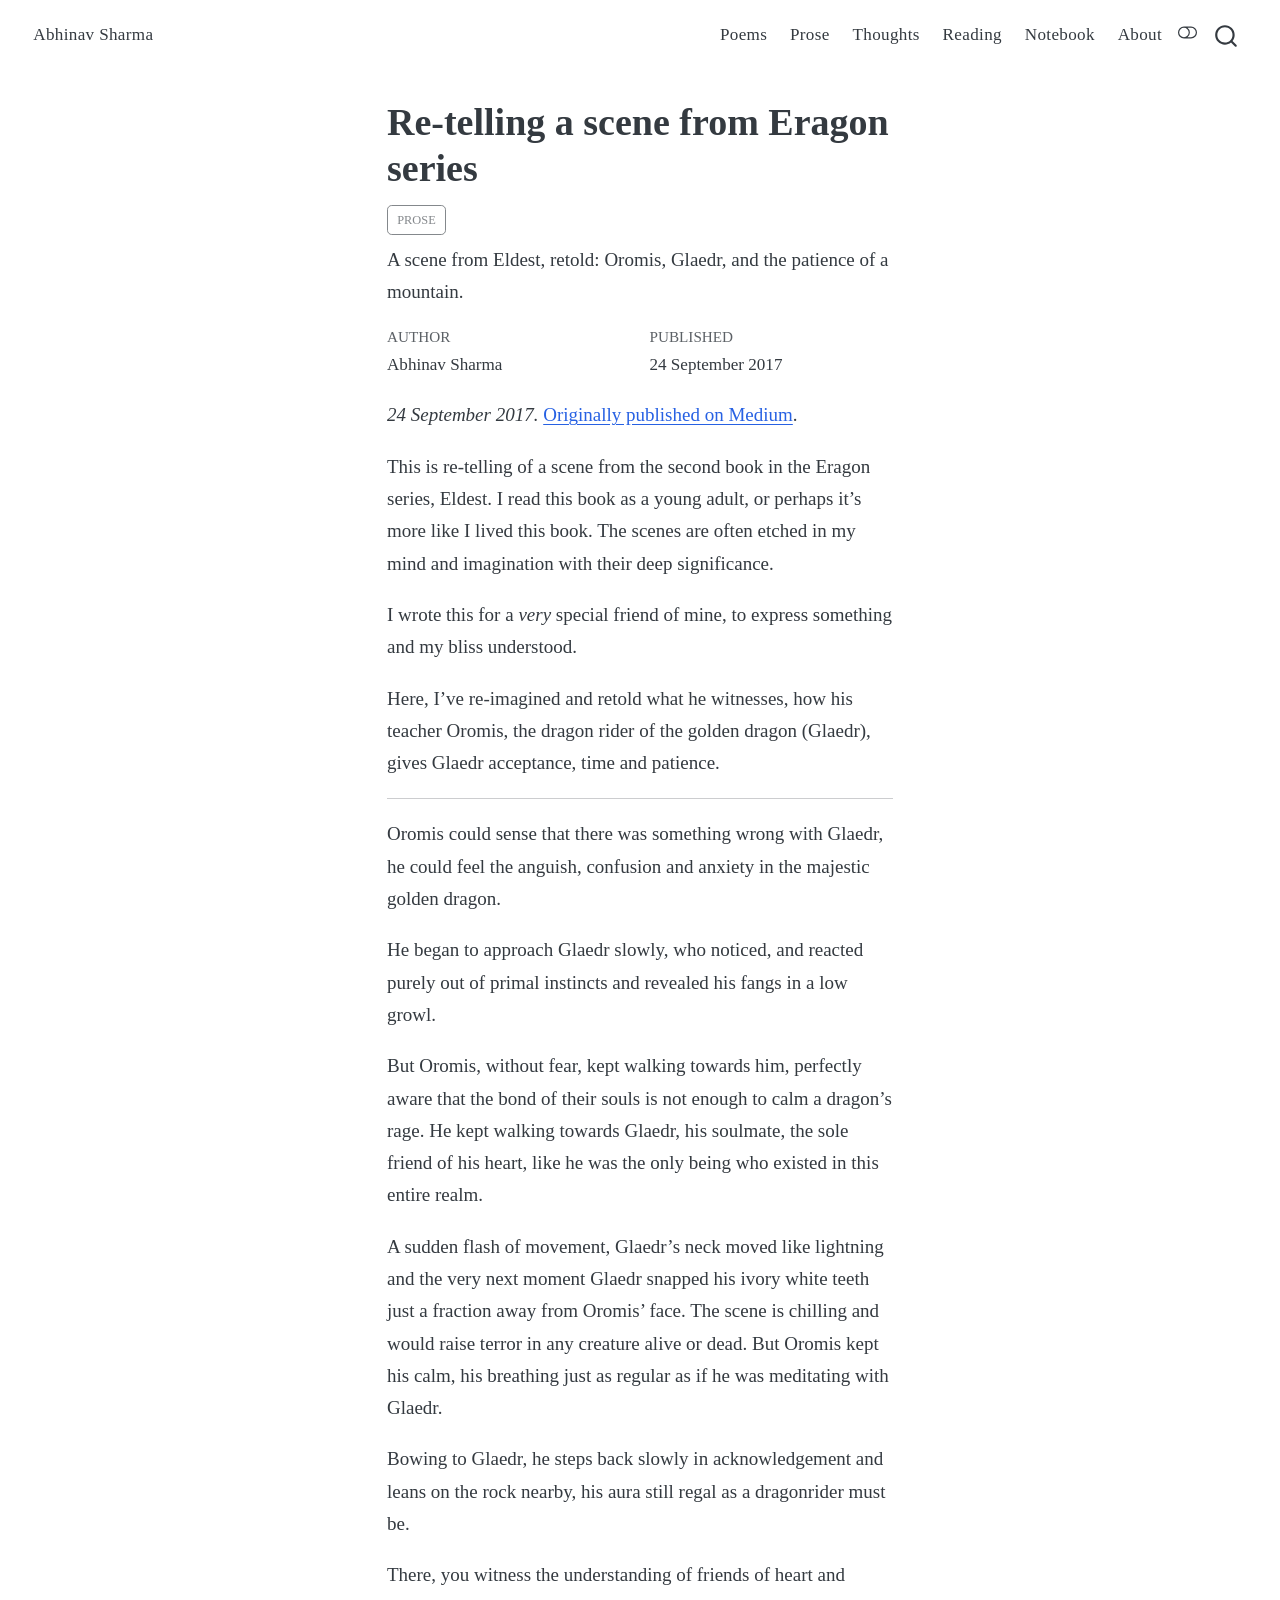
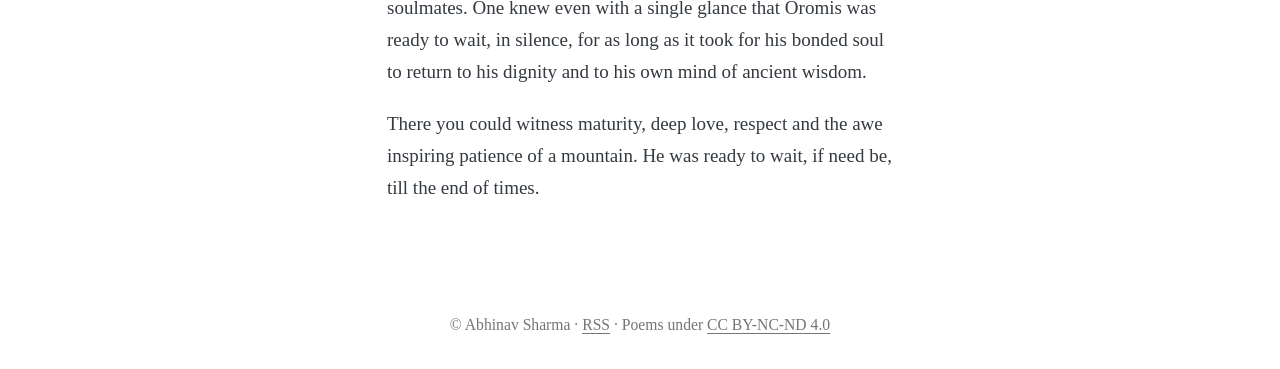
<file: prose/2017-09-24-retelling-a-scene-from-eragon/index.html>
<!DOCTYPE html>
<html xmlns="http://www.w3.org/1999/xhtml" lang="en-GB" xml:lang="en-GB"><head>

<meta charset="utf-8">
<meta name="generator" content="quarto-1.10.19">

<meta name="viewport" content="width=device-width, initial-scale=1.0, user-scalable=yes">

<meta name="author" content="Abhinav Sharma">
<meta name="dcterms.date" content="2017-09-24">
<meta name="description" content="A scene from Eldest, retold: Oromis, Glaedr, and the patience of a mountain.">

<title>Re-telling a scene from Eragon series – Abhinav Sharma</title>
<style>
/* Default styles provided by pandoc.
** See https://pandoc.org/MANUAL.html#variables-for-html for config info.
*/
span.smallcaps{font-variant: small-caps;}
div.columns{display: flex; gap: 1.5em;}
div.column{flex: auto;}
@media screen {
div.columns{gap: min(4vw, 1.5em);}
div.column{overflow-x: auto;}
}
div.hanging-indent{margin-left: 1.5em; text-indent: -1.5em;}
ul.task-list{list-style: none;}
ul.task-list li input[type="checkbox"] {
  width: 0.8em;
  margin: 0 0.8em 0.2em -1em; /* quarto-specific, see https://github.com/quarto-dev/quarto-cli/issues/4556 */ 
  vertical-align: middle;
}
</style>


<script src="../../site_libs/quarto-nav/quarto-nav.js"></script>
<script src="../../site_libs/quarto-nav/headroom.min.js"></script>
<script src="../../site_libs/clipboard/clipboard.min.js"></script>
<script src="../../site_libs/quarto-search/autocomplete.umd.js"></script>
<script src="../../site_libs/quarto-search/fuse.min.js"></script>
<script src="../../site_libs/quarto-search/quarto-search.js"></script>
<meta name="quarto:offset" content="../../">
<script src="../../site_libs/quarto-html/quarto.js" type="module"></script>
<script src="../../site_libs/quarto-html/tabsets/tabsets.js" type="module"></script>
<script src="../../site_libs/quarto-html/popper.min.js"></script>
<script src="../../site_libs/quarto-html/tippy.umd.min.js"></script>
<script src="../../site_libs/quarto-html/anchor.min.js"></script>
<link href="../../site_libs/quarto-html/tippy.css" rel="stylesheet">
<link href="../../site_libs/quarto-html/quarto-syntax-highlighting-bf27225e3a48a9273f3daa8f8e829971.css" rel="stylesheet" class="quarto-color-scheme" id="quarto-text-highlighting-styles">
<link href="../../site_libs/quarto-html/quarto-syntax-highlighting-dark-b626d73c4c936ccc3cb08be7d45d1df6.css" rel="stylesheet" class="quarto-color-scheme quarto-color-alternate" id="quarto-text-highlighting-styles">
<link href="../../site_libs/quarto-html/quarto-syntax-highlighting-bf27225e3a48a9273f3daa8f8e829971.css" rel="stylesheet" class="quarto-color-scheme-extra" id="quarto-text-highlighting-styles">
<script src="../../site_libs/bootstrap/bootstrap.min.js"></script>
<link href="../../site_libs/bootstrap/bootstrap-icons.css" rel="stylesheet">
<link href="../../site_libs/bootstrap/bootstrap-22a3b07e2c35af6b3fd3d8224fc12023.min.css" rel="stylesheet" append-hash="true" class="quarto-color-scheme" id="quarto-bootstrap" data-mode="light">
<link href="../../site_libs/bootstrap/bootstrap-dark-b091a2886ae3e3cff2ab21ae4048b50a.min.css" rel="stylesheet" append-hash="true" class="quarto-color-scheme quarto-color-alternate" id="quarto-bootstrap" data-mode="dark">
<link href="../../site_libs/bootstrap/bootstrap-22a3b07e2c35af6b3fd3d8224fc12023.min.css" rel="stylesheet" append-hash="true" class="quarto-color-scheme-extra" id="quarto-bootstrap" data-mode="light">
<script id="quarto-search-options" type="application/json">{
  "location": "navbar",
  "copy-button": false,
  "collapse-after": 3,
  "panel-placement": "end",
  "type": "overlay",
  "limit": 50,
  "keyboard-shortcut": [
    "f",
    "/",
    "s"
  ],
  "show-item-context": false,
  "language": {
    "search-no-results-text": "No results",
    "search-matching-documents-text": "matching documents",
    "search-copy-link-title": "Copy link to search",
    "search-hide-matches-text": "Hide additional matches",
    "search-more-match-text": "more match in this document",
    "search-more-matches-text": "more matches in this document",
    "search-clear-button-title": "Clear",
    "search-text-placeholder": "",
    "search-detached-cancel-button-title": "Cancel",
    "search-submit-button-title": "Submit",
    "search-label": "Search"
  }
}</script>


<meta property="og:title" content="Re-telling a scene from Eragon series – Abhinav Sharma">
<meta property="og:description" content="A scene from Eldest, retold: Oromis, Glaedr, and the patience of a mountain.">
<meta property="og:site_name" content="Abhinav Sharma">
<meta name="twitter:title" content="Re-telling a scene from Eragon series – Abhinav Sharma">
<meta name="twitter:description" content="A scene from Eldest, retold: Oromis, Glaedr, and the patience of a mountain.">
<meta name="twitter:card" content="summary">
</head>

<body class="nav-fixed fullcontent quarto-light"><script id="quarto-html-before-body" type="application/javascript">
    const toggleBodyColorMode = (bsSheetEl) => {
      const mode = bsSheetEl.getAttribute("data-mode");
      const bodyEl = window.document.querySelector("body");
      if (mode === "dark") {
        bodyEl.classList.add("quarto-dark");
        bodyEl.classList.remove("quarto-light");
      } else {
        bodyEl.classList.add("quarto-light");
        bodyEl.classList.remove("quarto-dark");
      }
    }
    const toggleBodyColorPrimary = () => {
      const bsSheetEl = window.document.querySelector("link#quarto-bootstrap:not([rel=disabled-stylesheet])");
      if (bsSheetEl) {
        toggleBodyColorMode(bsSheetEl);
      }
    }
    const setColorSchemeToggle = (alternate) => {
      const toggles = window.document.querySelectorAll('.quarto-color-scheme-toggle');
      for (let i=0; i < toggles.length; i++) {
        const toggle = toggles[i];
        if (toggle) {
          if (alternate) {
            toggle.classList.add("alternate");
          } else {
            toggle.classList.remove("alternate");
          }
        }
      }
    };
    const toggleColorMode = (alternate) => {
      // Switch the stylesheets
      const primaryStylesheets = window.document.querySelectorAll('link.quarto-color-scheme:not(.quarto-color-alternate)');
      const alternateStylesheets = window.document.querySelectorAll('link.quarto-color-scheme.quarto-color-alternate');
      manageTransitions('#quarto-margin-sidebar .nav-link', false);
      if (alternate) {
        // note: dark is layered on light, we don't disable primary!
        enableStylesheet(alternateStylesheets);
        for (const sheetNode of alternateStylesheets) {
          if (sheetNode.id === "quarto-bootstrap") {
            toggleBodyColorMode(sheetNode);
          }
        }
      } else {
        disableStylesheet(alternateStylesheets);
        enableStylesheet(primaryStylesheets)
        toggleBodyColorPrimary();
      }
      manageTransitions('#quarto-margin-sidebar .nav-link', true);
      // Switch the toggles
      setColorSchemeToggle(alternate)
      // Hack to workaround the fact that safari doesn't
      // properly recolor the scrollbar when toggling (#1455)
      if (navigator.userAgent.indexOf('Safari') > 0 && navigator.userAgent.indexOf('Chrome') == -1) {
        manageTransitions("body", false);
        window.scrollTo(0, 1);
        setTimeout(() => {
          window.scrollTo(0, 0);
          manageTransitions("body", true);
        }, 40);
      }
    }
    const disableStylesheet = (stylesheets) => {
      for (let i=0; i < stylesheets.length; i++) {
        const stylesheet = stylesheets[i];
        stylesheet.rel = 'disabled-stylesheet';
      }
    }
    const enableStylesheet = (stylesheets) => {
      for (let i=0; i < stylesheets.length; i++) {
        const stylesheet = stylesheets[i];
        if(stylesheet.rel !== 'stylesheet') { // for Chrome, which will still FOUC without this check
          stylesheet.rel = 'stylesheet';
        }
      }
    }
    const manageTransitions = (selector, allowTransitions) => {
      const els = window.document.querySelectorAll(selector);
      for (let i=0; i < els.length; i++) {
        const el = els[i];
        if (allowTransitions) {
          el.classList.remove('notransition');
        } else {
          el.classList.add('notransition');
        }
      }
    }
    const isFileUrl = () => {
      return window.location.protocol === 'file:';
    }
    const hasAlternateSentinel = () => {
      let styleSentinel = getColorSchemeSentinel();
      if (styleSentinel !== null) {
        return styleSentinel === "alternate";
      } else {
        return false;
      }
    }
    const setStyleSentinel = (alternate) => {
      const value = alternate ? "alternate" : "default";
      if (!isFileUrl()) {
        window.localStorage.setItem("quarto-color-scheme", value);
      } else {
        localAlternateSentinel = value;
      }
    }
    const getColorSchemeSentinel = () => {
      if (!isFileUrl()) {
        const storageValue = window.localStorage.getItem("quarto-color-scheme");
        return storageValue != null ? storageValue : localAlternateSentinel;
      } else {
        return localAlternateSentinel;
      }
    }
    const toggleGiscusIfUsed = (isAlternate, darkModeDefault) => {
      const baseTheme = document.querySelector('#giscus-base-theme')?.value ?? 'light';
      const alternateTheme = document.querySelector('#giscus-alt-theme')?.value ?? 'dark';
      let newTheme = '';
      if(authorPrefersDark) {
        newTheme = isAlternate ? baseTheme : alternateTheme;
      } else {
        newTheme = isAlternate ? alternateTheme : baseTheme;
      }
      const changeGiscusTheme = () => {
        // From: https://github.com/giscus/giscus/issues/336
        const sendMessage = (message) => {
          const iframe = document.querySelector('iframe.giscus-frame');
          if (!iframe) return;
          iframe.contentWindow.postMessage({ giscus: message }, 'https://giscus.app');
        }
        sendMessage({
          setConfig: {
            theme: newTheme
          }
        });
      }
      const isGiscussLoaded = window.document.querySelector('iframe.giscus-frame') !== null;
      if (isGiscussLoaded) {
        changeGiscusTheme();
      }
    };
    const authorPrefersDark = false;
    const darkModeDefault = authorPrefersDark;
      document.querySelector('link#quarto-text-highlighting-styles.quarto-color-scheme-extra').rel = 'disabled-stylesheet';
      document.querySelector('link#quarto-bootstrap.quarto-color-scheme-extra').rel = 'disabled-stylesheet';
    let localAlternateSentinel = darkModeDefault ? 'alternate' : 'default';
    // Dark / light mode switch
    window.quartoToggleColorScheme = () => {
      // Read the current dark / light value
      let toAlternate = !hasAlternateSentinel();
      toggleColorMode(toAlternate);
      setStyleSentinel(toAlternate);
      toggleGiscusIfUsed(toAlternate, darkModeDefault);
      window.dispatchEvent(new Event('resize'));
    };
    // Switch to dark mode if need be
    if (hasAlternateSentinel()) {
      toggleColorMode(true);
    } else {
      toggleColorMode(false);
    }
  </script>

<div id="quarto-search-results"></div>
  <header id="quarto-header" class="headroom fixed-top">
    <nav class="navbar navbar-expand-lg " data-bs-theme="dark">
      <div class="navbar-container container-fluid">
      <div class="navbar-brand-container mx-auto">
    <a class="navbar-brand" href="../../index.html">
    <span class="navbar-title">Abhinav Sharma</span>
    </a>
  </div>
            <div id="quarto-search" class="" title="Search"></div>
          <button class="navbar-toggler" type="button" data-bs-toggle="collapse" data-bs-target="#navbarCollapse" aria-controls="navbarCollapse" role="menu" aria-expanded="false" aria-label="Toggle navigation" onclick="if (window.quartoToggleHeadroom) { window.quartoToggleHeadroom(); }">
  <span class="navbar-toggler-icon"></span>
</button>
          <div class="collapse navbar-collapse" id="navbarCollapse">
            <ul class="navbar-nav navbar-nav-scroll ms-auto">
  <li class="nav-item">
    <a class="nav-link" href="../../poems/index.html"> 
<span class="menu-text">Poems</span></a>
  </li>  
  <li class="nav-item">
    <a class="nav-link" href="../../prose/index.html"> 
<span class="menu-text">Prose</span></a>
  </li>  
  <li class="nav-item">
    <a class="nav-link" href="../../thoughts/index.html"> 
<span class="menu-text">Thoughts</span></a>
  </li>  
  <li class="nav-item">
    <a class="nav-link" href="../../reading/index.html"> 
<span class="menu-text">Reading</span></a>
  </li>  
  <li class="nav-item">
    <a class="nav-link" href="../../notebook/index.html"> 
<span class="menu-text">Notebook</span></a>
  </li>  
  <li class="nav-item">
    <a class="nav-link" href="../../about.html"> 
<span class="menu-text">About</span></a>
  </li>  
</ul>
          </div> <!-- /navcollapse -->
            <div class="quarto-navbar-tools">
  <a href="" class="quarto-color-scheme-toggle quarto-navigation-tool  px-1" onclick="window.quartoToggleColorScheme(); return false;" title="Toggle dark mode"><i class="bi"></i></a>
</div>
      </div> <!-- /container-fluid -->
    </nav>
</header>
<!-- content -->
<div id="quarto-content" class="quarto-container page-columns page-rows-contents page-layout-article page-navbar">
<!-- sidebar -->
<!-- margin-sidebar -->
    
<!-- main -->
<main class="content" id="quarto-document-content">


<header id="title-block-header" class="quarto-title-block default">
<div class="quarto-title">
<h1 class="title">Re-telling a scene from Eragon series</h1>
  <div class="quarto-categories">
    <div class="quarto-category">Prose</div>
  </div>
  </div>

<div>
  <div class="description">
    A scene from Eldest, retold: Oromis, Glaedr, and the patience of a mountain.
  </div>
</div>


<div class="quarto-title-meta">

    <div>
    <div class="quarto-title-meta-heading">Author</div>
    <div class="quarto-title-meta-contents">
             <p>Abhinav Sharma </p>
          </div>
  </div>
    
    <div>
    <div class="quarto-title-meta-heading">Published</div>
    <div class="quarto-title-meta-contents">
      <p class="date">24 September 2017</p>
    </div>
  </div>
  
    
  </div>
  


</header>


<p><em>24 September 2017.</em> <a href="https://medium.com/@abhi18av/re-telling-a-scene-from-eragon-series-73c2c81537b0">Originally published on Medium</a>.</p>
<p>This is re-telling of a scene from the second book in the Eragon series, Eldest. I read this book as a young adult, or perhaps it’s more like I lived this book. The scenes are often etched in my mind and imagination with their deep significance.</p>
<p>I wrote this for a <em>very</em> special friend of mine, to express something and my bliss understood.</p>
<p>Here, I’ve re-imagined and retold what he witnesses, how his teacher Oromis, the dragon rider of the golden dragon (Glaedr), gives Glaedr acceptance, time and patience.</p>
<hr>
<p>Oromis could sense that there was something wrong with Glaedr, he could feel the anguish, confusion and anxiety in the majestic golden dragon.</p>
<p>He began to approach Glaedr slowly, who noticed, and reacted purely out of primal instincts and revealed his fangs in a low growl.</p>
<p>But Oromis, without fear, kept walking towards him, perfectly aware that the bond of their souls is not enough to calm a dragon’s rage. He kept walking towards Glaedr, his soulmate, the sole friend of his heart, like he was the only being who existed in this entire realm.</p>
<p>A sudden flash of movement, Glaedr’s neck moved like lightning and the very next moment Glaedr snapped his ivory white teeth just a fraction away from Oromis’ face. The scene is chilling and would raise terror in any creature alive or dead. But Oromis kept his calm, his breathing just as regular as if he was meditating with Glaedr.</p>
<p>Bowing to Glaedr, he steps back slowly in acknowledgement and leans on the rock nearby, his aura still regal as a dragonrider must be.</p>
<p>There, you witness the understanding of friends of heart and soulmates. One knew even with a single glance that Oromis was ready to wait, in silence, for as long as it took for his bonded soul to return to his dignity and to his own mind of ancient wisdom.</p>
<p>There you could witness maturity, deep love, respect and the awe inspiring patience of a mountain. He was ready to wait, if need be, till the end of times.</p>



</main> <!-- /main -->
<script id="quarto-html-after-body" type="application/javascript">
  window.document.addEventListener("DOMContentLoaded", function (event) {
    // Ensure there is a toggle, if there isn't float one in the top right
    if (window.document.querySelector('.quarto-color-scheme-toggle') === null) {
      const a = window.document.createElement('a');
      a.classList.add('top-right');
      a.classList.add('quarto-color-scheme-toggle');
      a.href = "";
      a.onclick = function() { try { window.quartoToggleColorScheme(); } catch {} return false; };
      const i = window.document.createElement("i");
      i.classList.add('bi');
      a.appendChild(i);
      window.document.body.appendChild(a);
    }
    setColorSchemeToggle(hasAlternateSentinel())
    const icon = "";
    const anchorJS = new window.AnchorJS();
    anchorJS.options = {
      placement: 'right',
      icon: icon
    };
    anchorJS.add('.anchored');
    const isCodeAnnotation = (el) => {
      for (const clz of el.classList) {
        if (clz.startsWith('code-annotation-')) {                     
          return true;
        }
      }
      return false;
    }
    const onCopySuccess = function(e) {
      // button target
      const button = e.trigger;
      // don't keep focus
      button.blur();
      // flash "checked"
      button.classList.add('code-copy-button-checked');
      var currentTitle = button.getAttribute("title");
      button.setAttribute("title", "Copied!");
      let tooltip;
      if (window.bootstrap) {
        button.setAttribute("data-bs-toggle", "tooltip");
        button.setAttribute("data-bs-placement", "left");
        button.setAttribute("data-bs-title", "Copied!");
        tooltip = new bootstrap.Tooltip(button, 
          { trigger: "manual", 
            customClass: "code-copy-button-tooltip",
            offset: [0, -8]});
        tooltip.show();    
      }
      setTimeout(function() {
        if (tooltip) {
          tooltip.hide();
          button.removeAttribute("data-bs-title");
          button.removeAttribute("data-bs-toggle");
          button.removeAttribute("data-bs-placement");
        }
        button.setAttribute("title", currentTitle);
        button.classList.remove('code-copy-button-checked');
      }, 1000);
      // clear code selection
      e.clearSelection();
    }
    const getTextToCopy = function(trigger) {
      const outerScaffold = trigger.parentElement.cloneNode(true);
      const codeEl = outerScaffold.querySelector('code');
      for (const childEl of codeEl.children) {
        if (isCodeAnnotation(childEl)) {
          childEl.remove();
        }
      }
      return codeEl.innerText;
    }
    const clipboard = new window.ClipboardJS('.code-copy-button:not([data-in-quarto-modal])', {
      text: getTextToCopy
    });
    clipboard.on('success', onCopySuccess);
    if (window.document.getElementById('quarto-embedded-source-code-modal')) {
      const clipboardModal = new window.ClipboardJS('.code-copy-button[data-in-quarto-modal]', {
        text: getTextToCopy,
        container: window.document.getElementById('quarto-embedded-source-code-modal')
      });
      clipboardModal.on('success', onCopySuccess);
    }
      var localhostRegex = new RegExp(/^(?:http|https):\/\/localhost\:?[0-9]*\//);
      var mailtoRegex = new RegExp(/^mailto:/);
        var filterRegex = new RegExp("https:\/\/abhinavsharma\.blog");
      var isInternal = (href) => {
          return filterRegex.test(href) || localhostRegex.test(href) || mailtoRegex.test(href);
      }
      // Inspect non-navigation links and adorn them if external
     var links = window.document.querySelectorAll('a[href]:not(.nav-link):not(.navbar-brand):not(.toc-action):not(.sidebar-link):not(.sidebar-item-toggle):not(.pagination-link):not(.no-external):not([aria-hidden]):not(.dropdown-item):not(.quarto-navigation-tool):not(.about-link)');
      for (var i=0; i<links.length; i++) {
        const link = links[i];
        if (!isInternal(link.href)) {
          // undo the damage that might have been done by quarto-nav.js in the case of
          // links that we want to consider external
          if (link.dataset.originalHref !== undefined) {
            link.href = link.dataset.originalHref;
          }
        }
      }
    function tippyHover(el, contentFn, onTriggerFn, onUntriggerFn) {
      const config = {
        allowHTML: true,
        maxWidth: 500,
        delay: 100,
        arrow: false,
        appendTo: function(el) {
            return el.parentElement;
        },
        interactive: true,
        interactiveBorder: 10,
        theme: 'quarto',
        placement: 'bottom-start',
      };
      if (contentFn) {
        config.content = contentFn;
      }
      if (onTriggerFn) {
        config.onTrigger = onTriggerFn;
      }
      if (onUntriggerFn) {
        config.onUntrigger = onUntriggerFn;
      }
      window.tippy(el, config); 
    }
    const noterefs = window.document.querySelectorAll('a[role="doc-noteref"]');
    for (var i=0; i<noterefs.length; i++) {
      const ref = noterefs[i];
      tippyHover(ref, function() {
        // use id or data attribute instead here
        let href = ref.getAttribute('data-footnote-href') || ref.getAttribute('href');
        try { href = new URL(href).hash; } catch {}
        const id = href.replace(/^#\/?/, "");
        const note = window.document.getElementById(id);
        if (note) {
          return note.innerHTML;
        } else {
          return "";
        }
      });
    }
    const xrefs = window.document.querySelectorAll('a.quarto-xref');
    const processXRef = (id, note) => {
      // Strip column container classes
      const stripColumnClz = (el) => {
        el.classList.remove("page-full", "page-columns");
        if (el.children) {
          for (const child of el.children) {
            stripColumnClz(child);
          }
        }
      }
      stripColumnClz(note)
      if (id === null || id.startsWith('sec-')) {
        // Special case sections, only their first couple elements
        const container = document.createElement("div");
        if (note.children && note.children.length > 2) {
          container.appendChild(note.children[0].cloneNode(true));
          for (let i = 1; i < note.children.length; i++) {
            const child = note.children[i];
            if (child.tagName === "P" && child.innerText === "") {
              continue;
            } else {
              container.appendChild(child.cloneNode(true));
              break;
            }
          }
          if (window.Quarto?.typesetMath) {
            window.Quarto.typesetMath(container);
          }
          return container.innerHTML
        } else {
          if (window.Quarto?.typesetMath) {
            window.Quarto.typesetMath(note);
          }
          return note.innerHTML;
        }
      } else {
        // Remove any anchor links if they are present
        const anchorLink = note.querySelector('a.anchorjs-link');
        if (anchorLink) {
          anchorLink.remove();
        }
        if (window.Quarto?.typesetMath) {
          window.Quarto.typesetMath(note);
        }
        if (note.classList.contains("callout")) {
          return note.outerHTML;
        } else {
          return note.innerHTML;
        }
      }
    }
    for (var i=0; i<xrefs.length; i++) {
      const xref = xrefs[i];
      tippyHover(xref, undefined, function(instance) {
        instance.disable();
        let url = xref.getAttribute('href');
        let hash = undefined; 
        if (url.startsWith('#')) {
          hash = url;
        } else {
          try { hash = new URL(url).hash; } catch {}
        }
        if (hash) {
          const id = hash.replace(/^#\/?/, "");
          const note = window.document.getElementById(id);
          if (note !== null) {
            try {
              const html = processXRef(id, note.cloneNode(true));
              instance.setContent(html);
            } finally {
              instance.enable();
              instance.show();
            }
          } else {
            // See if we can fetch this
            fetch(url.split('#')[0])
            .then(res => res.text())
            .then(html => {
              const parser = new DOMParser();
              const htmlDoc = parser.parseFromString(html, "text/html");
              const note = htmlDoc.getElementById(id);
              if (note !== null) {
                const html = processXRef(id, note);
                instance.setContent(html);
              } 
            }).finally(() => {
              instance.enable();
              instance.show();
            });
          }
        } else {
          // See if we can fetch a full url (with no hash to target)
          // This is a special case and we should probably do some content thinning / targeting
          fetch(url)
          .then(res => res.text())
          .then(html => {
            const parser = new DOMParser();
            const htmlDoc = parser.parseFromString(html, "text/html");
            const note = htmlDoc.querySelector('main.content');
            if (note !== null) {
              // This should only happen for chapter cross references
              // (since there is no id in the URL)
              // remove the first header
              if (note.children.length > 0 && note.children[0].tagName === "HEADER") {
                note.children[0].remove();
              }
              const html = processXRef(null, note);
              instance.setContent(html);
            } 
          }).finally(() => {
            instance.enable();
            instance.show();
          });
        }
      }, function(instance) {
      });
    }
        let selectedAnnoteEl;
        const selectorForAnnotation = ( cell, annotation) => {
          let cellAttr = 'data-code-cell="' + cell + '"';
          let lineAttr = 'data-code-annotation="' +  annotation + '"';
          const selector = 'span[' + cellAttr + '][' + lineAttr + ']';
          return selector;
        }
        const selectCodeLines = (annoteEl) => {
          const doc = window.document;
          const targetCell = annoteEl.getAttribute("data-target-cell");
          const targetAnnotation = annoteEl.getAttribute("data-target-annotation");
          const annoteSpan = window.document.querySelector(selectorForAnnotation(targetCell, targetAnnotation));
          const lines = annoteSpan.getAttribute("data-code-lines").split(",");
          const lineIds = lines.map((line) => {
            return targetCell + "-" + line;
          })
          let top = null;
          let height = null;
          let parent = null;
          if (lineIds.length > 0) {
              //compute the position of the single el (top and bottom and make a div)
              const el = window.document.getElementById(lineIds[0]);
              top = el.offsetTop;
              height = el.offsetHeight;
              parent = el.parentElement.parentElement;
            if (lineIds.length > 1) {
              const lastEl = window.document.getElementById(lineIds[lineIds.length - 1]);
              const bottom = lastEl.offsetTop + lastEl.offsetHeight;
              height = bottom - top;
            }
            if (top !== null && height !== null && parent !== null) {
              // cook up a div (if necessary) and position it 
              let div = window.document.getElementById("code-annotation-line-highlight");
              if (div === null) {
                div = window.document.createElement("div");
                div.setAttribute("id", "code-annotation-line-highlight");
                div.style.position = 'absolute';
                parent.appendChild(div);
              }
              div.style.top = top - 2 + "px";
              div.style.height = height + 4 + "px";
              div.style.left = 0;
              let gutterDiv = window.document.getElementById("code-annotation-line-highlight-gutter");
              if (gutterDiv === null) {
                gutterDiv = window.document.createElement("div");
                gutterDiv.setAttribute("id", "code-annotation-line-highlight-gutter");
                gutterDiv.style.position = 'absolute';
                const codeCell = window.document.getElementById(targetCell);
                const gutter = codeCell.querySelector('.code-annotation-gutter');
                gutter.appendChild(gutterDiv);
              }
              gutterDiv.style.top = top - 2 + "px";
              gutterDiv.style.height = height + 4 + "px";
            }
            selectedAnnoteEl = annoteEl;
          }
        };
        const unselectCodeLines = () => {
          const elementsIds = ["code-annotation-line-highlight", "code-annotation-line-highlight-gutter"];
          elementsIds.forEach((elId) => {
            const div = window.document.getElementById(elId);
            if (div) {
              div.remove();
            }
          });
          selectedAnnoteEl = undefined;
        };
          // Handle positioning of the toggle
      window.addEventListener(
        "resize",
        throttle(() => {
          elRect = undefined;
          if (selectedAnnoteEl) {
            selectCodeLines(selectedAnnoteEl);
          }
        }, 10)
      );
      function throttle(fn, ms) {
      let throttle = false;
      let timer;
        return (...args) => {
          if(!throttle) { // first call gets through
              fn.apply(this, args);
              throttle = true;
          } else { // all the others get throttled
              if(timer) clearTimeout(timer); // cancel #2
              timer = setTimeout(() => {
                fn.apply(this, args);
                timer = throttle = false;
              }, ms);
          }
        };
      }
        // Attach click handler to the DT
        const annoteDls = window.document.querySelectorAll('dt[data-target-cell]');
        for (const annoteDlNode of annoteDls) {
          annoteDlNode.addEventListener('click', (event) => {
            const clickedEl = event.target;
            if (clickedEl !== selectedAnnoteEl) {
              unselectCodeLines();
              const activeEl = window.document.querySelector('dt[data-target-cell].code-annotation-active');
              if (activeEl) {
                activeEl.classList.remove('code-annotation-active');
              }
              selectCodeLines(clickedEl);
              clickedEl.classList.add('code-annotation-active');
            } else {
              // Unselect the line
              unselectCodeLines();
              clickedEl.classList.remove('code-annotation-active');
            }
          });
        }
    const findCites = (el) => {
      const parentEl = el.parentElement;
      if (parentEl) {
        const cites = parentEl.dataset.cites;
        if (cites) {
          return {
            el,
            cites: cites.split(' ')
          };
        } else {
          return findCites(el.parentElement)
        }
      } else {
        return undefined;
      }
    };
    var bibliorefs = window.document.querySelectorAll('a[role="doc-biblioref"]');
    for (var i=0; i<bibliorefs.length; i++) {
      const ref = bibliorefs[i];
      const citeInfo = findCites(ref);
      if (citeInfo) {
        tippyHover(citeInfo.el, function() {
          var popup = window.document.createElement('div');
          citeInfo.cites.forEach(function(cite) {
            var citeDiv = window.document.createElement('div');
            citeDiv.classList.add('hanging-indent');
            citeDiv.classList.add('csl-entry');
            var biblioDiv = window.document.getElementById('ref-' + cite);
            if (biblioDiv) {
              citeDiv.innerHTML = biblioDiv.innerHTML;
            }
            popup.appendChild(citeDiv);
          });
          return popup.innerHTML;
        });
      }
    }
  });
  </script>
</div> <!-- /content -->
<footer class="footer">
  <div class="nav-footer">
    <div class="nav-footer-left">
      &nbsp;
    </div>   
    <div class="nav-footer-center">
<p>© Abhinav Sharma · <a href="../../index.xml">RSS</a> · Poems under <a href="https://creativecommons.org/licenses/by-nc-nd/4.0/">CC BY-NC-ND 4.0</a></p>
</div>
    <div class="nav-footer-right">
      &nbsp;
    </div>
  </div>
</footer>




</body></html>
</file>
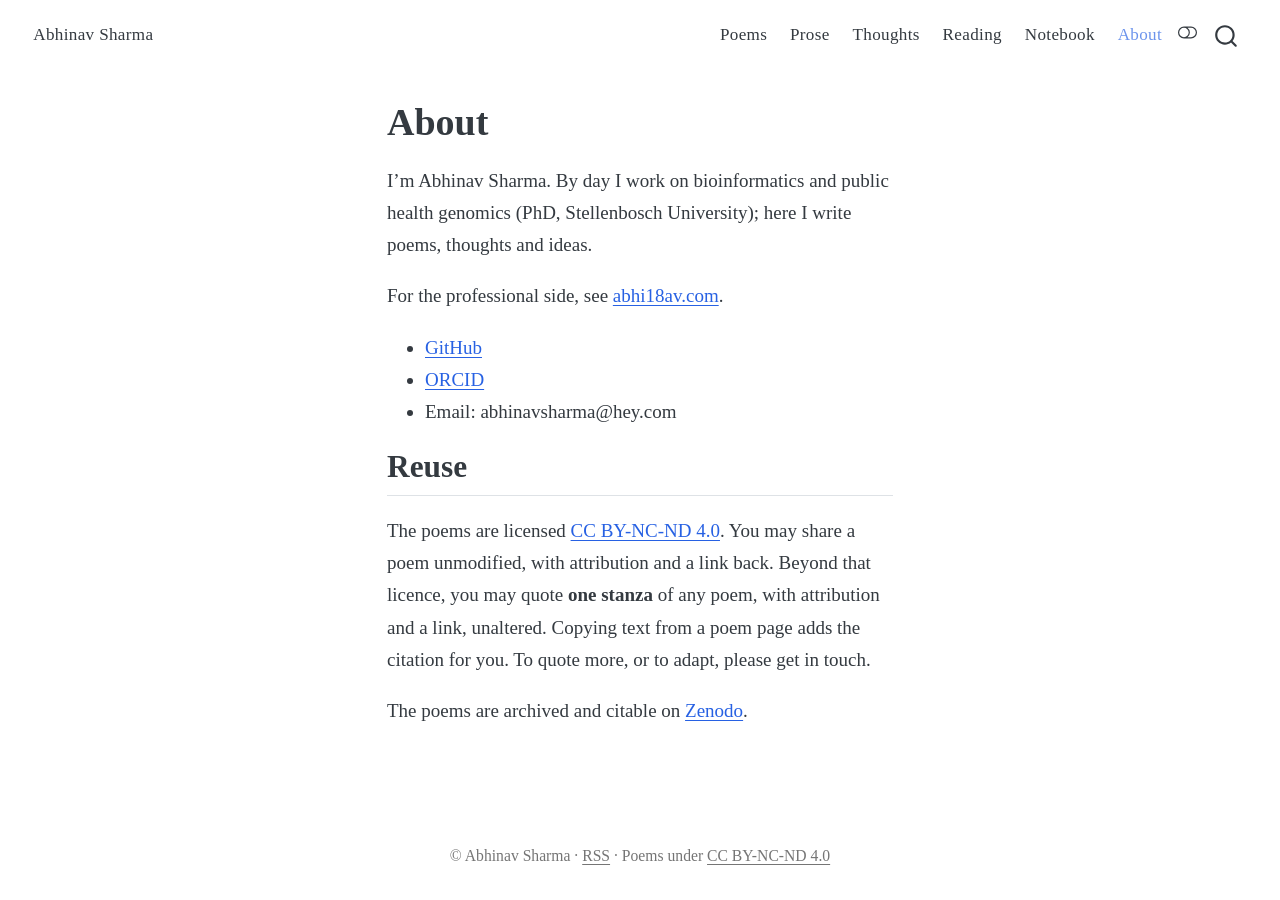
<file: about.html>
<!DOCTYPE html>
<html xmlns="http://www.w3.org/1999/xhtml" lang="en-GB" xml:lang="en-GB"><head>

<meta charset="utf-8">
<meta name="generator" content="quarto-1.10.19">

<meta name="viewport" content="width=device-width, initial-scale=1.0, user-scalable=yes">


<title>About – Abhinav Sharma</title>
<style>
/* Default styles provided by pandoc.
** See https://pandoc.org/MANUAL.html#variables-for-html for config info.
*/
span.smallcaps{font-variant: small-caps;}
div.columns{display: flex; gap: 1.5em;}
div.column{flex: auto;}
@media screen {
div.columns{gap: min(4vw, 1.5em);}
div.column{overflow-x: auto;}
}
div.hanging-indent{margin-left: 1.5em; text-indent: -1.5em;}
ul.task-list{list-style: none;}
ul.task-list li input[type="checkbox"] {
  width: 0.8em;
  margin: 0 0.8em 0.2em -1em; /* quarto-specific, see https://github.com/quarto-dev/quarto-cli/issues/4556 */ 
  vertical-align: middle;
}
</style>


<script src="site_libs/quarto-nav/quarto-nav.js"></script>
<script src="site_libs/quarto-nav/headroom.min.js"></script>
<script src="site_libs/clipboard/clipboard.min.js"></script>
<script src="site_libs/quarto-search/autocomplete.umd.js"></script>
<script src="site_libs/quarto-search/fuse.min.js"></script>
<script src="site_libs/quarto-search/quarto-search.js"></script>
<meta name="quarto:offset" content="./">
<script src="site_libs/quarto-html/quarto.js" type="module"></script>
<script src="site_libs/quarto-html/tabsets/tabsets.js" type="module"></script>
<script src="site_libs/quarto-html/popper.min.js"></script>
<script src="site_libs/quarto-html/tippy.umd.min.js"></script>
<script src="site_libs/quarto-html/anchor.min.js"></script>
<link href="site_libs/quarto-html/tippy.css" rel="stylesheet">
<link href="site_libs/quarto-html/quarto-syntax-highlighting-bf27225e3a48a9273f3daa8f8e829971.css" rel="stylesheet" class="quarto-color-scheme" id="quarto-text-highlighting-styles">
<link href="site_libs/quarto-html/quarto-syntax-highlighting-dark-b626d73c4c936ccc3cb08be7d45d1df6.css" rel="stylesheet" class="quarto-color-scheme quarto-color-alternate" id="quarto-text-highlighting-styles">
<link href="site_libs/quarto-html/quarto-syntax-highlighting-bf27225e3a48a9273f3daa8f8e829971.css" rel="stylesheet" class="quarto-color-scheme-extra" id="quarto-text-highlighting-styles">
<script src="site_libs/bootstrap/bootstrap.min.js"></script>
<link href="site_libs/bootstrap/bootstrap-icons.css" rel="stylesheet">
<link href="site_libs/bootstrap/bootstrap-22a3b07e2c35af6b3fd3d8224fc12023.min.css" rel="stylesheet" append-hash="true" class="quarto-color-scheme" id="quarto-bootstrap" data-mode="light">
<link href="site_libs/bootstrap/bootstrap-dark-b091a2886ae3e3cff2ab21ae4048b50a.min.css" rel="stylesheet" append-hash="true" class="quarto-color-scheme quarto-color-alternate" id="quarto-bootstrap" data-mode="dark">
<link href="site_libs/bootstrap/bootstrap-22a3b07e2c35af6b3fd3d8224fc12023.min.css" rel="stylesheet" append-hash="true" class="quarto-color-scheme-extra" id="quarto-bootstrap" data-mode="light">
<script id="quarto-search-options" type="application/json">{
  "location": "navbar",
  "copy-button": false,
  "collapse-after": 3,
  "panel-placement": "end",
  "type": "overlay",
  "limit": 50,
  "keyboard-shortcut": [
    "f",
    "/",
    "s"
  ],
  "show-item-context": false,
  "language": {
    "search-no-results-text": "No results",
    "search-matching-documents-text": "matching documents",
    "search-copy-link-title": "Copy link to search",
    "search-hide-matches-text": "Hide additional matches",
    "search-more-match-text": "more match in this document",
    "search-more-matches-text": "more matches in this document",
    "search-clear-button-title": "Clear",
    "search-text-placeholder": "",
    "search-detached-cancel-button-title": "Cancel",
    "search-submit-button-title": "Submit",
    "search-label": "Search"
  }
}</script>


<meta property="og:title" content="About – Abhinav Sharma">
<meta property="og:description" content="Poems, reading, thoughts and a notebook.">
<meta property="og:site_name" content="Abhinav Sharma">
<meta name="twitter:title" content="About – Abhinav Sharma">
<meta name="twitter:description" content="Poems, reading, thoughts and a notebook.">
<meta name="twitter:card" content="summary">
</head>

<body class="nav-fixed fullcontent quarto-light"><script id="quarto-html-before-body" type="application/javascript">
    const toggleBodyColorMode = (bsSheetEl) => {
      const mode = bsSheetEl.getAttribute("data-mode");
      const bodyEl = window.document.querySelector("body");
      if (mode === "dark") {
        bodyEl.classList.add("quarto-dark");
        bodyEl.classList.remove("quarto-light");
      } else {
        bodyEl.classList.add("quarto-light");
        bodyEl.classList.remove("quarto-dark");
      }
    }
    const toggleBodyColorPrimary = () => {
      const bsSheetEl = window.document.querySelector("link#quarto-bootstrap:not([rel=disabled-stylesheet])");
      if (bsSheetEl) {
        toggleBodyColorMode(bsSheetEl);
      }
    }
    const setColorSchemeToggle = (alternate) => {
      const toggles = window.document.querySelectorAll('.quarto-color-scheme-toggle');
      for (let i=0; i < toggles.length; i++) {
        const toggle = toggles[i];
        if (toggle) {
          if (alternate) {
            toggle.classList.add("alternate");
          } else {
            toggle.classList.remove("alternate");
          }
        }
      }
    };
    const toggleColorMode = (alternate) => {
      // Switch the stylesheets
      const primaryStylesheets = window.document.querySelectorAll('link.quarto-color-scheme:not(.quarto-color-alternate)');
      const alternateStylesheets = window.document.querySelectorAll('link.quarto-color-scheme.quarto-color-alternate');
      manageTransitions('#quarto-margin-sidebar .nav-link', false);
      if (alternate) {
        // note: dark is layered on light, we don't disable primary!
        enableStylesheet(alternateStylesheets);
        for (const sheetNode of alternateStylesheets) {
          if (sheetNode.id === "quarto-bootstrap") {
            toggleBodyColorMode(sheetNode);
          }
        }
      } else {
        disableStylesheet(alternateStylesheets);
        enableStylesheet(primaryStylesheets)
        toggleBodyColorPrimary();
      }
      manageTransitions('#quarto-margin-sidebar .nav-link', true);
      // Switch the toggles
      setColorSchemeToggle(alternate)
      // Hack to workaround the fact that safari doesn't
      // properly recolor the scrollbar when toggling (#1455)
      if (navigator.userAgent.indexOf('Safari') > 0 && navigator.userAgent.indexOf('Chrome') == -1) {
        manageTransitions("body", false);
        window.scrollTo(0, 1);
        setTimeout(() => {
          window.scrollTo(0, 0);
          manageTransitions("body", true);
        }, 40);
      }
    }
    const disableStylesheet = (stylesheets) => {
      for (let i=0; i < stylesheets.length; i++) {
        const stylesheet = stylesheets[i];
        stylesheet.rel = 'disabled-stylesheet';
      }
    }
    const enableStylesheet = (stylesheets) => {
      for (let i=0; i < stylesheets.length; i++) {
        const stylesheet = stylesheets[i];
        if(stylesheet.rel !== 'stylesheet') { // for Chrome, which will still FOUC without this check
          stylesheet.rel = 'stylesheet';
        }
      }
    }
    const manageTransitions = (selector, allowTransitions) => {
      const els = window.document.querySelectorAll(selector);
      for (let i=0; i < els.length; i++) {
        const el = els[i];
        if (allowTransitions) {
          el.classList.remove('notransition');
        } else {
          el.classList.add('notransition');
        }
      }
    }
    const isFileUrl = () => {
      return window.location.protocol === 'file:';
    }
    const hasAlternateSentinel = () => {
      let styleSentinel = getColorSchemeSentinel();
      if (styleSentinel !== null) {
        return styleSentinel === "alternate";
      } else {
        return false;
      }
    }
    const setStyleSentinel = (alternate) => {
      const value = alternate ? "alternate" : "default";
      if (!isFileUrl()) {
        window.localStorage.setItem("quarto-color-scheme", value);
      } else {
        localAlternateSentinel = value;
      }
    }
    const getColorSchemeSentinel = () => {
      if (!isFileUrl()) {
        const storageValue = window.localStorage.getItem("quarto-color-scheme");
        return storageValue != null ? storageValue : localAlternateSentinel;
      } else {
        return localAlternateSentinel;
      }
    }
    const toggleGiscusIfUsed = (isAlternate, darkModeDefault) => {
      const baseTheme = document.querySelector('#giscus-base-theme')?.value ?? 'light';
      const alternateTheme = document.querySelector('#giscus-alt-theme')?.value ?? 'dark';
      let newTheme = '';
      if(authorPrefersDark) {
        newTheme = isAlternate ? baseTheme : alternateTheme;
      } else {
        newTheme = isAlternate ? alternateTheme : baseTheme;
      }
      const changeGiscusTheme = () => {
        // From: https://github.com/giscus/giscus/issues/336
        const sendMessage = (message) => {
          const iframe = document.querySelector('iframe.giscus-frame');
          if (!iframe) return;
          iframe.contentWindow.postMessage({ giscus: message }, 'https://giscus.app');
        }
        sendMessage({
          setConfig: {
            theme: newTheme
          }
        });
      }
      const isGiscussLoaded = window.document.querySelector('iframe.giscus-frame') !== null;
      if (isGiscussLoaded) {
        changeGiscusTheme();
      }
    };
    const authorPrefersDark = false;
    const darkModeDefault = authorPrefersDark;
      document.querySelector('link#quarto-text-highlighting-styles.quarto-color-scheme-extra').rel = 'disabled-stylesheet';
      document.querySelector('link#quarto-bootstrap.quarto-color-scheme-extra').rel = 'disabled-stylesheet';
    let localAlternateSentinel = darkModeDefault ? 'alternate' : 'default';
    // Dark / light mode switch
    window.quartoToggleColorScheme = () => {
      // Read the current dark / light value
      let toAlternate = !hasAlternateSentinel();
      toggleColorMode(toAlternate);
      setStyleSentinel(toAlternate);
      toggleGiscusIfUsed(toAlternate, darkModeDefault);
      window.dispatchEvent(new Event('resize'));
    };
    // Switch to dark mode if need be
    if (hasAlternateSentinel()) {
      toggleColorMode(true);
    } else {
      toggleColorMode(false);
    }
  </script>

<div id="quarto-search-results"></div>
  <header id="quarto-header" class="headroom fixed-top">
    <nav class="navbar navbar-expand-lg " data-bs-theme="dark">
      <div class="navbar-container container-fluid">
      <div class="navbar-brand-container mx-auto">
    <a class="navbar-brand" href="./index.html">
    <span class="navbar-title">Abhinav Sharma</span>
    </a>
  </div>
            <div id="quarto-search" class="" title="Search"></div>
          <button class="navbar-toggler" type="button" data-bs-toggle="collapse" data-bs-target="#navbarCollapse" aria-controls="navbarCollapse" role="menu" aria-expanded="false" aria-label="Toggle navigation" onclick="if (window.quartoToggleHeadroom) { window.quartoToggleHeadroom(); }">
  <span class="navbar-toggler-icon"></span>
</button>
          <div class="collapse navbar-collapse" id="navbarCollapse">
            <ul class="navbar-nav navbar-nav-scroll ms-auto">
  <li class="nav-item">
    <a class="nav-link" href="./poems/index.html"> 
<span class="menu-text">Poems</span></a>
  </li>  
  <li class="nav-item">
    <a class="nav-link" href="./prose/index.html"> 
<span class="menu-text">Prose</span></a>
  </li>  
  <li class="nav-item">
    <a class="nav-link" href="./thoughts/index.html"> 
<span class="menu-text">Thoughts</span></a>
  </li>  
  <li class="nav-item">
    <a class="nav-link" href="./reading/index.html"> 
<span class="menu-text">Reading</span></a>
  </li>  
  <li class="nav-item">
    <a class="nav-link" href="./notebook/index.html"> 
<span class="menu-text">Notebook</span></a>
  </li>  
  <li class="nav-item">
    <a class="nav-link active" href="./about.html" aria-current="page"> 
<span class="menu-text">About</span></a>
  </li>  
</ul>
          </div> <!-- /navcollapse -->
            <div class="quarto-navbar-tools">
  <a href="" class="quarto-color-scheme-toggle quarto-navigation-tool  px-1" onclick="window.quartoToggleColorScheme(); return false;" title="Toggle dark mode"><i class="bi"></i></a>
</div>
      </div> <!-- /container-fluid -->
    </nav>
</header>
<!-- content -->
<div id="quarto-content" class="quarto-container page-columns page-rows-contents page-layout-article page-navbar">
<!-- sidebar -->
<!-- margin-sidebar -->
    
<!-- main -->
<main class="content" id="quarto-document-content">


<header id="title-block-header" class="quarto-title-block default">
<div class="quarto-title">
<h1 class="title">About</h1>
</div>



<div class="quarto-title-meta">

    
  
    
  </div>
  


</header>


<p>I’m Abhinav Sharma. By day I work on bioinformatics and public health genomics (PhD, Stellenbosch University); here I write poems, thoughts and ideas.</p>
<p>For the professional side, see <a href="https://abhi18av.com">abhi18av.com</a>.</p>
<ul>
<li><a href="https://github.com/abhi18av">GitHub</a></li>
<li><a href="https://orcid.org/0000-0002-6402-6993">ORCID</a></li>
<li>Email: abhinavsharma@hey.com</li>
</ul>
<section id="reuse" class="level2">
<h2 class="anchored" data-anchor-id="reuse">Reuse</h2>
<p>The poems are licensed <a href="https://creativecommons.org/licenses/by-nc-nd/4.0/">CC BY-NC-ND 4.0</a>. You may share a poem unmodified, with attribution and a link back. Beyond that licence, you may quote <strong>one stanza</strong> of any poem, with attribution and a link, unaltered. Copying text from a poem page adds the citation for you. To quote more, or to adapt, please get in touch.</p>
<p>The poems are archived and citable on <a href="https://doi.org/10.5281/zenodo.23230176">Zenodo</a>.</p>


</section>

</main> <!-- /main -->
<script id="quarto-html-after-body" type="application/javascript">
  window.document.addEventListener("DOMContentLoaded", function (event) {
    // Ensure there is a toggle, if there isn't float one in the top right
    if (window.document.querySelector('.quarto-color-scheme-toggle') === null) {
      const a = window.document.createElement('a');
      a.classList.add('top-right');
      a.classList.add('quarto-color-scheme-toggle');
      a.href = "";
      a.onclick = function() { try { window.quartoToggleColorScheme(); } catch {} return false; };
      const i = window.document.createElement("i");
      i.classList.add('bi');
      a.appendChild(i);
      window.document.body.appendChild(a);
    }
    setColorSchemeToggle(hasAlternateSentinel())
    const icon = "";
    const anchorJS = new window.AnchorJS();
    anchorJS.options = {
      placement: 'right',
      icon: icon
    };
    anchorJS.add('.anchored');
    const isCodeAnnotation = (el) => {
      for (const clz of el.classList) {
        if (clz.startsWith('code-annotation-')) {                     
          return true;
        }
      }
      return false;
    }
    const onCopySuccess = function(e) {
      // button target
      const button = e.trigger;
      // don't keep focus
      button.blur();
      // flash "checked"
      button.classList.add('code-copy-button-checked');
      var currentTitle = button.getAttribute("title");
      button.setAttribute("title", "Copied!");
      let tooltip;
      if (window.bootstrap) {
        button.setAttribute("data-bs-toggle", "tooltip");
        button.setAttribute("data-bs-placement", "left");
        button.setAttribute("data-bs-title", "Copied!");
        tooltip = new bootstrap.Tooltip(button, 
          { trigger: "manual", 
            customClass: "code-copy-button-tooltip",
            offset: [0, -8]});
        tooltip.show();    
      }
      setTimeout(function() {
        if (tooltip) {
          tooltip.hide();
          button.removeAttribute("data-bs-title");
          button.removeAttribute("data-bs-toggle");
          button.removeAttribute("data-bs-placement");
        }
        button.setAttribute("title", currentTitle);
        button.classList.remove('code-copy-button-checked');
      }, 1000);
      // clear code selection
      e.clearSelection();
    }
    const getTextToCopy = function(trigger) {
      const outerScaffold = trigger.parentElement.cloneNode(true);
      const codeEl = outerScaffold.querySelector('code');
      for (const childEl of codeEl.children) {
        if (isCodeAnnotation(childEl)) {
          childEl.remove();
        }
      }
      return codeEl.innerText;
    }
    const clipboard = new window.ClipboardJS('.code-copy-button:not([data-in-quarto-modal])', {
      text: getTextToCopy
    });
    clipboard.on('success', onCopySuccess);
    if (window.document.getElementById('quarto-embedded-source-code-modal')) {
      const clipboardModal = new window.ClipboardJS('.code-copy-button[data-in-quarto-modal]', {
        text: getTextToCopy,
        container: window.document.getElementById('quarto-embedded-source-code-modal')
      });
      clipboardModal.on('success', onCopySuccess);
    }
      var localhostRegex = new RegExp(/^(?:http|https):\/\/localhost\:?[0-9]*\//);
      var mailtoRegex = new RegExp(/^mailto:/);
        var filterRegex = new RegExp("https:\/\/abhinavsharma\.blog");
      var isInternal = (href) => {
          return filterRegex.test(href) || localhostRegex.test(href) || mailtoRegex.test(href);
      }
      // Inspect non-navigation links and adorn them if external
     var links = window.document.querySelectorAll('a[href]:not(.nav-link):not(.navbar-brand):not(.toc-action):not(.sidebar-link):not(.sidebar-item-toggle):not(.pagination-link):not(.no-external):not([aria-hidden]):not(.dropdown-item):not(.quarto-navigation-tool):not(.about-link)');
      for (var i=0; i<links.length; i++) {
        const link = links[i];
        if (!isInternal(link.href)) {
          // undo the damage that might have been done by quarto-nav.js in the case of
          // links that we want to consider external
          if (link.dataset.originalHref !== undefined) {
            link.href = link.dataset.originalHref;
          }
        }
      }
    function tippyHover(el, contentFn, onTriggerFn, onUntriggerFn) {
      const config = {
        allowHTML: true,
        maxWidth: 500,
        delay: 100,
        arrow: false,
        appendTo: function(el) {
            return el.parentElement;
        },
        interactive: true,
        interactiveBorder: 10,
        theme: 'quarto',
        placement: 'bottom-start',
      };
      if (contentFn) {
        config.content = contentFn;
      }
      if (onTriggerFn) {
        config.onTrigger = onTriggerFn;
      }
      if (onUntriggerFn) {
        config.onUntrigger = onUntriggerFn;
      }
      window.tippy(el, config); 
    }
    const noterefs = window.document.querySelectorAll('a[role="doc-noteref"]');
    for (var i=0; i<noterefs.length; i++) {
      const ref = noterefs[i];
      tippyHover(ref, function() {
        // use id or data attribute instead here
        let href = ref.getAttribute('data-footnote-href') || ref.getAttribute('href');
        try { href = new URL(href).hash; } catch {}
        const id = href.replace(/^#\/?/, "");
        const note = window.document.getElementById(id);
        if (note) {
          return note.innerHTML;
        } else {
          return "";
        }
      });
    }
    const xrefs = window.document.querySelectorAll('a.quarto-xref');
    const processXRef = (id, note) => {
      // Strip column container classes
      const stripColumnClz = (el) => {
        el.classList.remove("page-full", "page-columns");
        if (el.children) {
          for (const child of el.children) {
            stripColumnClz(child);
          }
        }
      }
      stripColumnClz(note)
      if (id === null || id.startsWith('sec-')) {
        // Special case sections, only their first couple elements
        const container = document.createElement("div");
        if (note.children && note.children.length > 2) {
          container.appendChild(note.children[0].cloneNode(true));
          for (let i = 1; i < note.children.length; i++) {
            const child = note.children[i];
            if (child.tagName === "P" && child.innerText === "") {
              continue;
            } else {
              container.appendChild(child.cloneNode(true));
              break;
            }
          }
          if (window.Quarto?.typesetMath) {
            window.Quarto.typesetMath(container);
          }
          return container.innerHTML
        } else {
          if (window.Quarto?.typesetMath) {
            window.Quarto.typesetMath(note);
          }
          return note.innerHTML;
        }
      } else {
        // Remove any anchor links if they are present
        const anchorLink = note.querySelector('a.anchorjs-link');
        if (anchorLink) {
          anchorLink.remove();
        }
        if (window.Quarto?.typesetMath) {
          window.Quarto.typesetMath(note);
        }
        if (note.classList.contains("callout")) {
          return note.outerHTML;
        } else {
          return note.innerHTML;
        }
      }
    }
    for (var i=0; i<xrefs.length; i++) {
      const xref = xrefs[i];
      tippyHover(xref, undefined, function(instance) {
        instance.disable();
        let url = xref.getAttribute('href');
        let hash = undefined; 
        if (url.startsWith('#')) {
          hash = url;
        } else {
          try { hash = new URL(url).hash; } catch {}
        }
        if (hash) {
          const id = hash.replace(/^#\/?/, "");
          const note = window.document.getElementById(id);
          if (note !== null) {
            try {
              const html = processXRef(id, note.cloneNode(true));
              instance.setContent(html);
            } finally {
              instance.enable();
              instance.show();
            }
          } else {
            // See if we can fetch this
            fetch(url.split('#')[0])
            .then(res => res.text())
            .then(html => {
              const parser = new DOMParser();
              const htmlDoc = parser.parseFromString(html, "text/html");
              const note = htmlDoc.getElementById(id);
              if (note !== null) {
                const html = processXRef(id, note);
                instance.setContent(html);
              } 
            }).finally(() => {
              instance.enable();
              instance.show();
            });
          }
        } else {
          // See if we can fetch a full url (with no hash to target)
          // This is a special case and we should probably do some content thinning / targeting
          fetch(url)
          .then(res => res.text())
          .then(html => {
            const parser = new DOMParser();
            const htmlDoc = parser.parseFromString(html, "text/html");
            const note = htmlDoc.querySelector('main.content');
            if (note !== null) {
              // This should only happen for chapter cross references
              // (since there is no id in the URL)
              // remove the first header
              if (note.children.length > 0 && note.children[0].tagName === "HEADER") {
                note.children[0].remove();
              }
              const html = processXRef(null, note);
              instance.setContent(html);
            } 
          }).finally(() => {
            instance.enable();
            instance.show();
          });
        }
      }, function(instance) {
      });
    }
        let selectedAnnoteEl;
        const selectorForAnnotation = ( cell, annotation) => {
          let cellAttr = 'data-code-cell="' + cell + '"';
          let lineAttr = 'data-code-annotation="' +  annotation + '"';
          const selector = 'span[' + cellAttr + '][' + lineAttr + ']';
          return selector;
        }
        const selectCodeLines = (annoteEl) => {
          const doc = window.document;
          const targetCell = annoteEl.getAttribute("data-target-cell");
          const targetAnnotation = annoteEl.getAttribute("data-target-annotation");
          const annoteSpan = window.document.querySelector(selectorForAnnotation(targetCell, targetAnnotation));
          const lines = annoteSpan.getAttribute("data-code-lines").split(",");
          const lineIds = lines.map((line) => {
            return targetCell + "-" + line;
          })
          let top = null;
          let height = null;
          let parent = null;
          if (lineIds.length > 0) {
              //compute the position of the single el (top and bottom and make a div)
              const el = window.document.getElementById(lineIds[0]);
              top = el.offsetTop;
              height = el.offsetHeight;
              parent = el.parentElement.parentElement;
            if (lineIds.length > 1) {
              const lastEl = window.document.getElementById(lineIds[lineIds.length - 1]);
              const bottom = lastEl.offsetTop + lastEl.offsetHeight;
              height = bottom - top;
            }
            if (top !== null && height !== null && parent !== null) {
              // cook up a div (if necessary) and position it 
              let div = window.document.getElementById("code-annotation-line-highlight");
              if (div === null) {
                div = window.document.createElement("div");
                div.setAttribute("id", "code-annotation-line-highlight");
                div.style.position = 'absolute';
                parent.appendChild(div);
              }
              div.style.top = top - 2 + "px";
              div.style.height = height + 4 + "px";
              div.style.left = 0;
              let gutterDiv = window.document.getElementById("code-annotation-line-highlight-gutter");
              if (gutterDiv === null) {
                gutterDiv = window.document.createElement("div");
                gutterDiv.setAttribute("id", "code-annotation-line-highlight-gutter");
                gutterDiv.style.position = 'absolute';
                const codeCell = window.document.getElementById(targetCell);
                const gutter = codeCell.querySelector('.code-annotation-gutter');
                gutter.appendChild(gutterDiv);
              }
              gutterDiv.style.top = top - 2 + "px";
              gutterDiv.style.height = height + 4 + "px";
            }
            selectedAnnoteEl = annoteEl;
          }
        };
        const unselectCodeLines = () => {
          const elementsIds = ["code-annotation-line-highlight", "code-annotation-line-highlight-gutter"];
          elementsIds.forEach((elId) => {
            const div = window.document.getElementById(elId);
            if (div) {
              div.remove();
            }
          });
          selectedAnnoteEl = undefined;
        };
          // Handle positioning of the toggle
      window.addEventListener(
        "resize",
        throttle(() => {
          elRect = undefined;
          if (selectedAnnoteEl) {
            selectCodeLines(selectedAnnoteEl);
          }
        }, 10)
      );
      function throttle(fn, ms) {
      let throttle = false;
      let timer;
        return (...args) => {
          if(!throttle) { // first call gets through
              fn.apply(this, args);
              throttle = true;
          } else { // all the others get throttled
              if(timer) clearTimeout(timer); // cancel #2
              timer = setTimeout(() => {
                fn.apply(this, args);
                timer = throttle = false;
              }, ms);
          }
        };
      }
        // Attach click handler to the DT
        const annoteDls = window.document.querySelectorAll('dt[data-target-cell]');
        for (const annoteDlNode of annoteDls) {
          annoteDlNode.addEventListener('click', (event) => {
            const clickedEl = event.target;
            if (clickedEl !== selectedAnnoteEl) {
              unselectCodeLines();
              const activeEl = window.document.querySelector('dt[data-target-cell].code-annotation-active');
              if (activeEl) {
                activeEl.classList.remove('code-annotation-active');
              }
              selectCodeLines(clickedEl);
              clickedEl.classList.add('code-annotation-active');
            } else {
              // Unselect the line
              unselectCodeLines();
              clickedEl.classList.remove('code-annotation-active');
            }
          });
        }
    const findCites = (el) => {
      const parentEl = el.parentElement;
      if (parentEl) {
        const cites = parentEl.dataset.cites;
        if (cites) {
          return {
            el,
            cites: cites.split(' ')
          };
        } else {
          return findCites(el.parentElement)
        }
      } else {
        return undefined;
      }
    };
    var bibliorefs = window.document.querySelectorAll('a[role="doc-biblioref"]');
    for (var i=0; i<bibliorefs.length; i++) {
      const ref = bibliorefs[i];
      const citeInfo = findCites(ref);
      if (citeInfo) {
        tippyHover(citeInfo.el, function() {
          var popup = window.document.createElement('div');
          citeInfo.cites.forEach(function(cite) {
            var citeDiv = window.document.createElement('div');
            citeDiv.classList.add('hanging-indent');
            citeDiv.classList.add('csl-entry');
            var biblioDiv = window.document.getElementById('ref-' + cite);
            if (biblioDiv) {
              citeDiv.innerHTML = biblioDiv.innerHTML;
            }
            popup.appendChild(citeDiv);
          });
          return popup.innerHTML;
        });
      }
    }
  });
  </script>
</div> <!-- /content -->
<footer class="footer">
  <div class="nav-footer">
    <div class="nav-footer-left">
      &nbsp;
    </div>   
    <div class="nav-footer-center">
<p>© Abhinav Sharma · <a href="./index.xml">RSS</a> · Poems under <a href="https://creativecommons.org/licenses/by-nc-nd/4.0/">CC BY-NC-ND 4.0</a></p>
</div>
    <div class="nav-footer-right">
      &nbsp;
    </div>
  </div>
</footer>




</body></html>
</file>
<file: site_libs/quarto-html/tippy.css>
.tippy-box[data-animation=fade][data-state=hidden]{opacity:0}[data-tippy-root]{max-width:calc(100vw - 10px)}.tippy-box{position:relative;background-color:#333;color:#fff;border-radius:4px;font-size:14px;line-height:1.4;white-space:normal;outline:0;transition-property:transform,visibility,opacity}.tippy-box[data-placement^=top]>.tippy-arrow{bottom:0}.tippy-box[data-placement^=top]>.tippy-arrow:before{bottom:-7px;left:0;border-width:8px 8px 0;border-top-color:initial;transform-origin:center top}.tippy-box[data-placement^=bottom]>.tippy-arrow{top:0}.tippy-box[data-placement^=bottom]>.tippy-arrow:before{top:-7px;left:0;border-width:0 8px 8px;border-bottom-color:initial;transform-origin:center bottom}.tippy-box[data-placement^=left]>.tippy-arrow{right:0}.tippy-box[data-placement^=left]>.tippy-arrow:before{border-width:8px 0 8px 8px;border-left-color:initial;right:-7px;transform-origin:center left}.tippy-box[data-placement^=right]>.tippy-arrow{left:0}.tippy-box[data-placement^=right]>.tippy-arrow:before{left:-7px;border-width:8px 8px 8px 0;border-right-color:initial;transform-origin:center right}.tippy-box[data-inertia][data-state=visible]{transition-timing-function:cubic-bezier(.54,1.5,.38,1.11)}.tippy-arrow{width:16px;height:16px;color:#333}.tippy-arrow:before{content:"";position:absolute;border-color:transparent;border-style:solid}.tippy-content{position:relative;padding:5px 9px;z-index:1}
</file>
<file: site_libs/quarto-html/quarto-syntax-highlighting-bf27225e3a48a9273f3daa8f8e829971.css>
/* quarto syntax highlight colors */
:root {
  --quarto-hl-ot-color: #003B4F;
  --quarto-hl-at-color: #657422;
  --quarto-hl-ss-color: #20794D;
  --quarto-hl-an-color: #5E5E5E;
  --quarto-hl-fu-color: #4758AB;
  --quarto-hl-st-color: #20794D;
  --quarto-hl-cf-color: #003B4F;
  --quarto-hl-op-color: #5E5E5E;
  --quarto-hl-er-color: #AD0000;
  --quarto-hl-bn-color: #AD0000;
  --quarto-hl-al-color: #AD0000;
  --quarto-hl-va-color: #111111;
  --quarto-hl-bu-color: inherit;
  --quarto-hl-ex-color: inherit;
  --quarto-hl-pp-color: #AD0000;
  --quarto-hl-in-color: #5E5E5E;
  --quarto-hl-vs-color: #20794D;
  --quarto-hl-wa-color: #5E5E5E;
  --quarto-hl-do-color: #5E5E5E;
  --quarto-hl-im-color: #00769E;
  --quarto-hl-ch-color: #20794D;
  --quarto-hl-dt-color: #AD0000;
  --quarto-hl-fl-color: #AD0000;
  --quarto-hl-co-color: #5E5E5E;
  --quarto-hl-cv-color: #5E5E5E;
  --quarto-hl-cn-color: #8f5902;
  --quarto-hl-sc-color: #5E5E5E;
  --quarto-hl-dv-color: #AD0000;
  --quarto-hl-kw-color: #003B4F;
}

/* other quarto variables */
:root {
  --quarto-font-monospace: SFMono-Regular, Menlo, Monaco, Consolas, "Liberation Mono", "Courier New", monospace;
}

/* syntax highlight based on Pandoc's rules */
pre > code.sourceCode > span {
  color: #003B4F;
}

code.sourceCode > span {
  color: #003B4F;
}

div.sourceCode,
div.sourceCode pre.sourceCode {
  color: #003B4F;
}

/* Normal */
code span {
  color: #003B4F;
}

/* Alert */
code span.al {
  color: #AD0000;
  font-style: inherit;
}

/* Annotation */
code span.an {
  color: #5E5E5E;
  font-style: inherit;
}

/* Attribute */
code span.at {
  color: #657422;
  font-style: inherit;
}

/* BaseN */
code span.bn {
  color: #AD0000;
  font-style: inherit;
}

/* BuiltIn */
code span.bu {
  font-style: inherit;
}

/* ControlFlow */
code span.cf {
  color: #003B4F;
  font-weight: bold;
  font-style: inherit;
}

/* Char */
code span.ch {
  color: #20794D;
  font-style: inherit;
}

/* Constant */
code span.cn {
  color: #8f5902;
  font-style: inherit;
}

/* Comment */
code span.co {
  color: #5E5E5E;
  font-style: inherit;
}

/* CommentVar */
code span.cv {
  color: #5E5E5E;
  font-style: italic;
}

/* Documentation */
code span.do {
  color: #5E5E5E;
  font-style: italic;
}

/* DataType */
code span.dt {
  color: #AD0000;
  font-style: inherit;
}

/* DecVal */
code span.dv {
  color: #AD0000;
  font-style: inherit;
}

/* Error */
code span.er {
  color: #AD0000;
  font-style: inherit;
}

/* Extension */
code span.ex {
  font-style: inherit;
}

/* Float */
code span.fl {
  color: #AD0000;
  font-style: inherit;
}

/* Function */
code span.fu {
  color: #4758AB;
  font-style: inherit;
}

/* Import */
code span.im {
  color: #00769E;
  font-style: inherit;
}

/* Information */
code span.in {
  color: #5E5E5E;
  font-style: inherit;
}

/* Keyword */
code span.kw {
  color: #003B4F;
  font-weight: bold;
  font-style: inherit;
}

/* Operator */
code span.op {
  color: #5E5E5E;
  font-style: inherit;
}

/* Other */
code span.ot {
  color: #003B4F;
  font-style: inherit;
}

/* Preprocessor */
code span.pp {
  color: #AD0000;
  font-style: inherit;
}

/* SpecialChar */
code span.sc {
  color: #5E5E5E;
  font-style: inherit;
}

/* SpecialString */
code span.ss {
  color: #20794D;
  font-style: inherit;
}

/* String */
code span.st {
  color: #20794D;
  font-style: inherit;
}

/* Variable */
code span.va {
  color: #111111;
  font-style: inherit;
}

/* VerbatimString */
code span.vs {
  color: #20794D;
  font-style: inherit;
}

/* Warning */
code span.wa {
  color: #5E5E5E;
  font-style: italic;
}

.prevent-inlining {
  content: "</";
}

/*# sourceMappingURL=8be38f48d34c45af72792cbd699585e7.css.map */
</file>
<file: site_libs/quarto-html/quarto-syntax-highlighting-dark-b626d73c4c936ccc3cb08be7d45d1df6.css>
/* quarto syntax highlight colors */
:root {
  --quarto-hl-al-color: #f07178;
  --quarto-hl-an-color: #d4d0ab;
  --quarto-hl-at-color: #00e0e0;
  --quarto-hl-bn-color: #d4d0ab;
  --quarto-hl-bu-color: #abe338;
  --quarto-hl-ch-color: #abe338;
  --quarto-hl-co-color: #f8f8f2;
  --quarto-hl-cv-color: #ffd700;
  --quarto-hl-cn-color: #ffd700;
  --quarto-hl-cf-color: #ffa07a;
  --quarto-hl-dt-color: #ffa07a;
  --quarto-hl-dv-color: #d4d0ab;
  --quarto-hl-do-color: #f8f8f2;
  --quarto-hl-er-color: #f07178;
  --quarto-hl-ex-color: #00e0e0;
  --quarto-hl-fl-color: #d4d0ab;
  --quarto-hl-fu-color: #ffa07a;
  --quarto-hl-im-color: #abe338;
  --quarto-hl-in-color: #d4d0ab;
  --quarto-hl-kw-color: #ffa07a;
  --quarto-hl-op-color: #ffa07a;
  --quarto-hl-ot-color: #00e0e0;
  --quarto-hl-pp-color: #dcc6e0;
  --quarto-hl-re-color: #00e0e0;
  --quarto-hl-sc-color: #abe338;
  --quarto-hl-ss-color: #abe338;
  --quarto-hl-st-color: #abe338;
  --quarto-hl-va-color: #00e0e0;
  --quarto-hl-vs-color: #abe338;
  --quarto-hl-wa-color: #dcc6e0;
}

/* other quarto variables */
:root {
  --quarto-font-monospace: SFMono-Regular, Menlo, Monaco, Consolas, "Liberation Mono", "Courier New", monospace;
}

/* syntax highlight based on Pandoc's rules */
pre > code.sourceCode > span {
  color: #f8f8f2;
}

code.sourceCode > span {
  color: #f8f8f2;
}

div.sourceCode,
div.sourceCode pre.sourceCode {
  color: #f8f8f2;
}

/* Normal */
code span {
  color: #f8f8f2;
}

/* Alert */
code span.al {
  color: #f07178;
}

/* Annotation */
code span.an {
  color: #d4d0ab;
}

/* Attribute */
code span.at {
  color: #00e0e0;
}

/* BaseN */
code span.bn {
  color: #d4d0ab;
}

/* BuiltIn */
code span.bu {
  color: #abe338;
}

/* ControlFlow */
code span.cf {
  font-weight: bold;
  color: #ffa07a;
}

/* Char */
code span.ch {
  color: #abe338;
}

/* Constant */
code span.cn {
  color: #ffd700;
}

/* Comment */
code span.co {
  font-style: italic;
  color: #f8f8f2;
}

/* CommentVar */
code span.cv {
  color: #ffd700;
}

/* Documentation */
code span.do {
  color: #f8f8f2;
}

/* DataType */
code span.dt {
  color: #ffa07a;
}

/* DecVal */
code span.dv {
  color: #d4d0ab;
}

/* Error */
code span.er {
  color: #f07178;
  text-decoration: underline;
}

/* Extension */
code span.ex {
  font-weight: bold;
  color: #00e0e0;
}

/* Float */
code span.fl {
  color: #d4d0ab;
}

/* Function */
code span.fu {
  color: #ffa07a;
}

/* Import */
code span.im {
  color: #abe338;
}

/* Information */
code span.in {
  color: #d4d0ab;
}

/* Keyword */
code span.kw {
  font-weight: bold;
  color: #ffa07a;
}

/* Operator */
code span.op {
  color: #ffa07a;
}

/* Other */
code span.ot {
  color: #00e0e0;
}

/* Preprocessor */
code span.pp {
  color: #dcc6e0;
}

/* RegionMarker */
code span.re {
  background-color: #f8f8f2;
  color: #00e0e0;
}

/* SpecialChar */
code span.sc {
  color: #abe338;
}

/* SpecialString */
code span.ss {
  color: #abe338;
}

/* String */
code span.st {
  color: #abe338;
}

/* Variable */
code span.va {
  color: #00e0e0;
}

/* VerbatimString */
code span.vs {
  color: #abe338;
}

/* Warning */
code span.wa {
  color: #dcc6e0;
}

.prevent-inlining {
  content: "</";
}

/*# sourceMappingURL=a269c63e8167c3ae395728e86feb0848.css.map */
</file>
